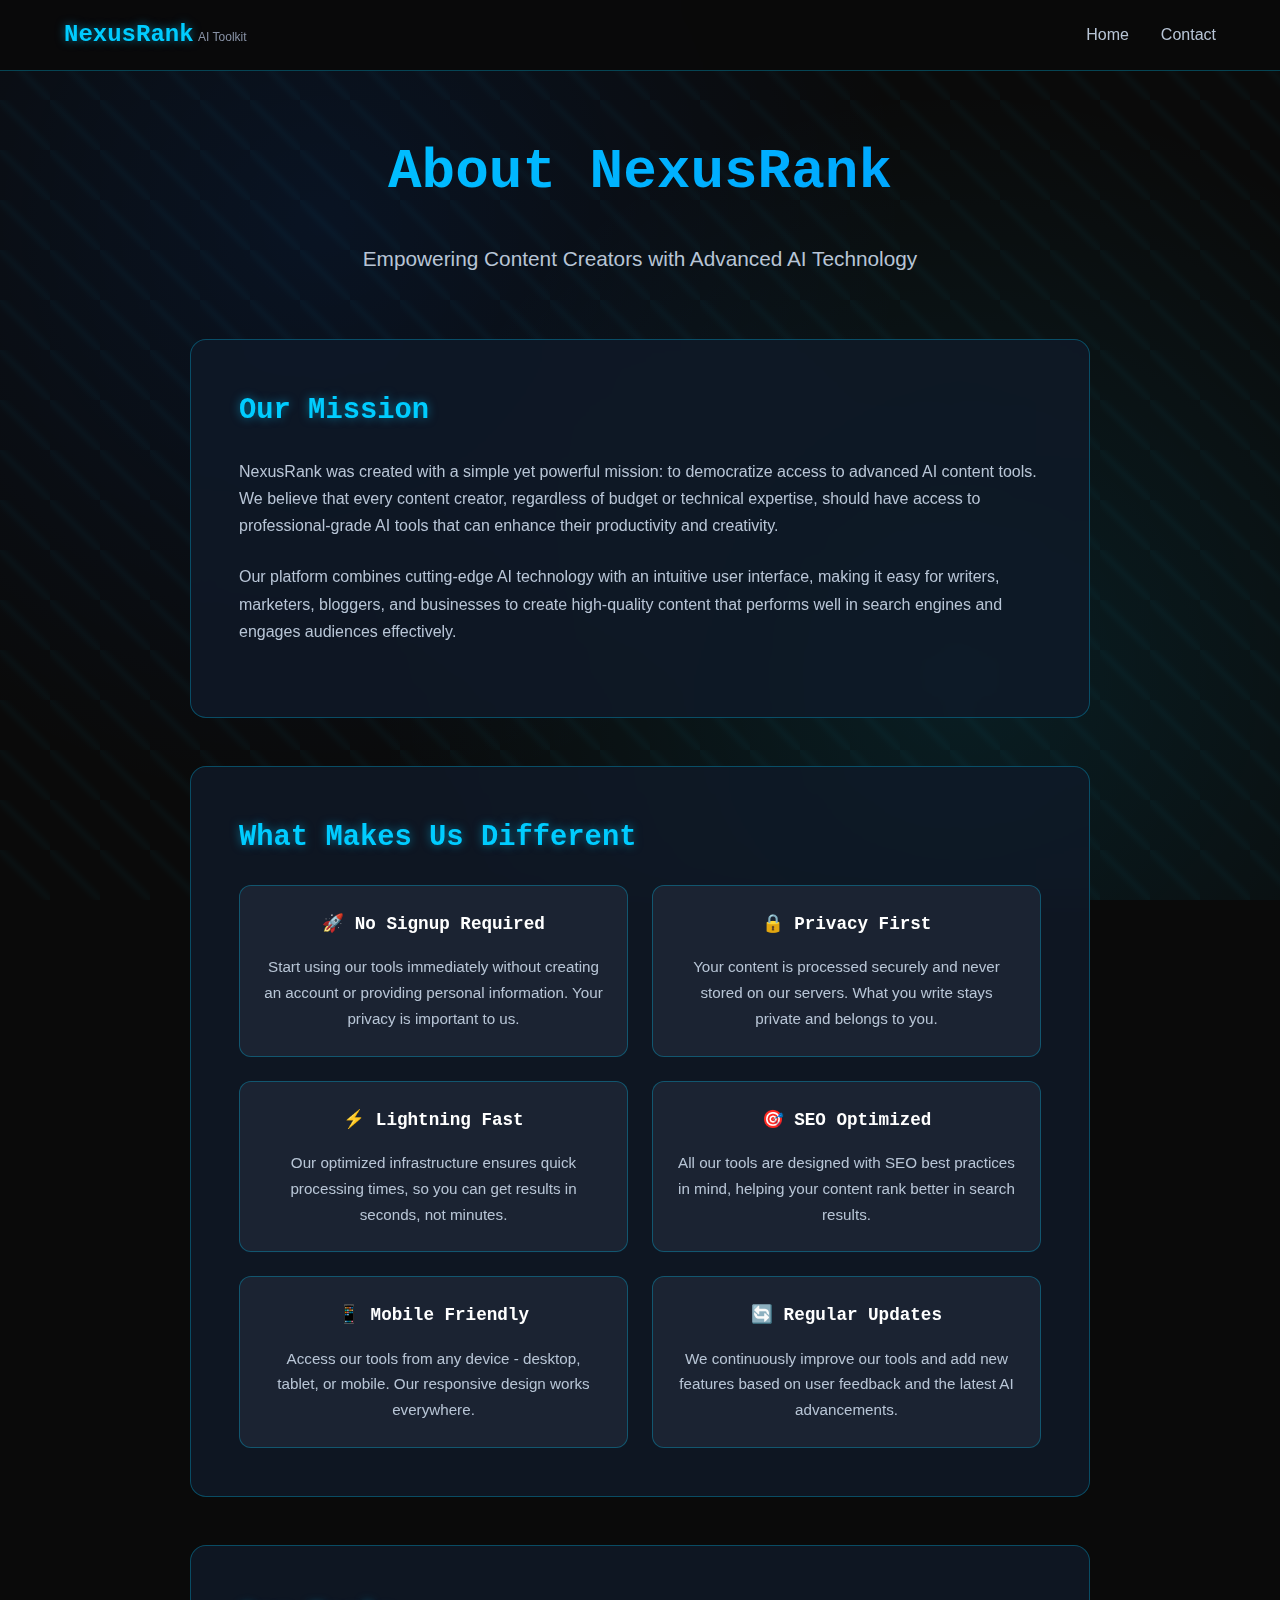
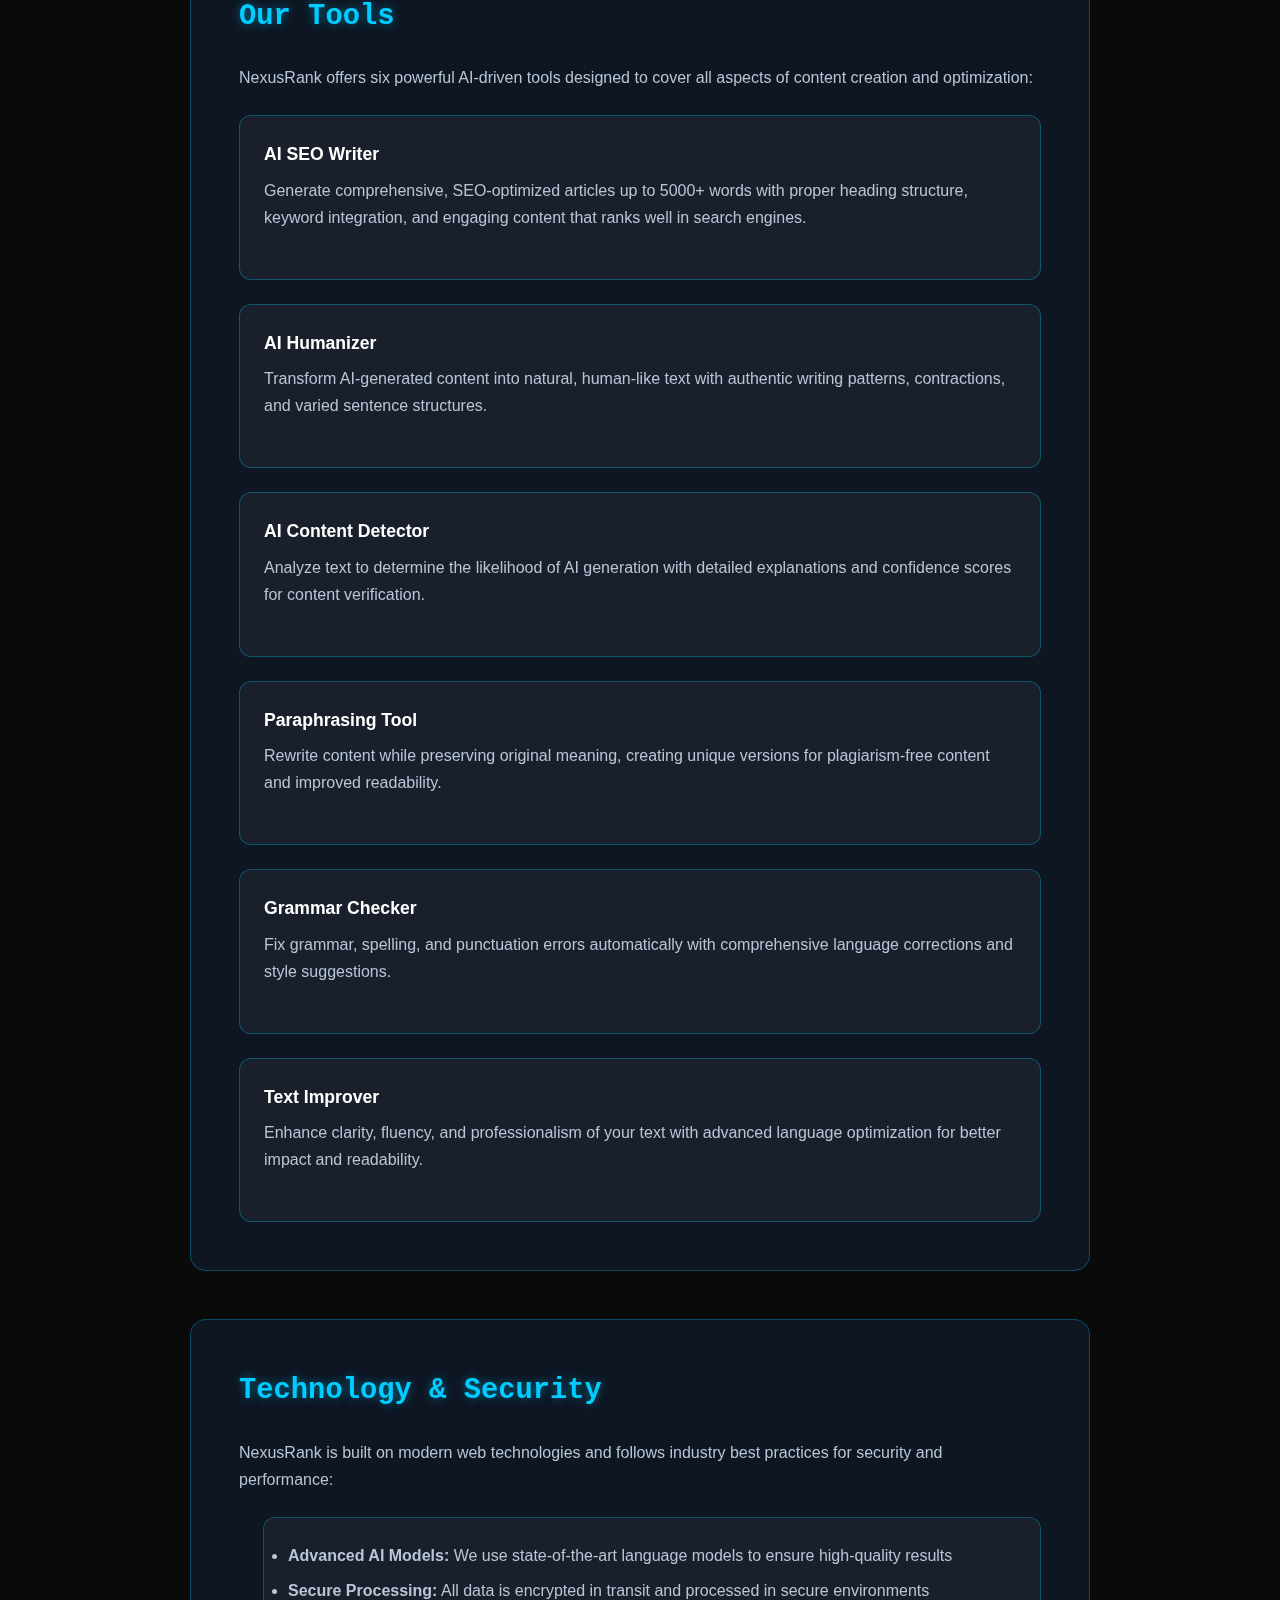
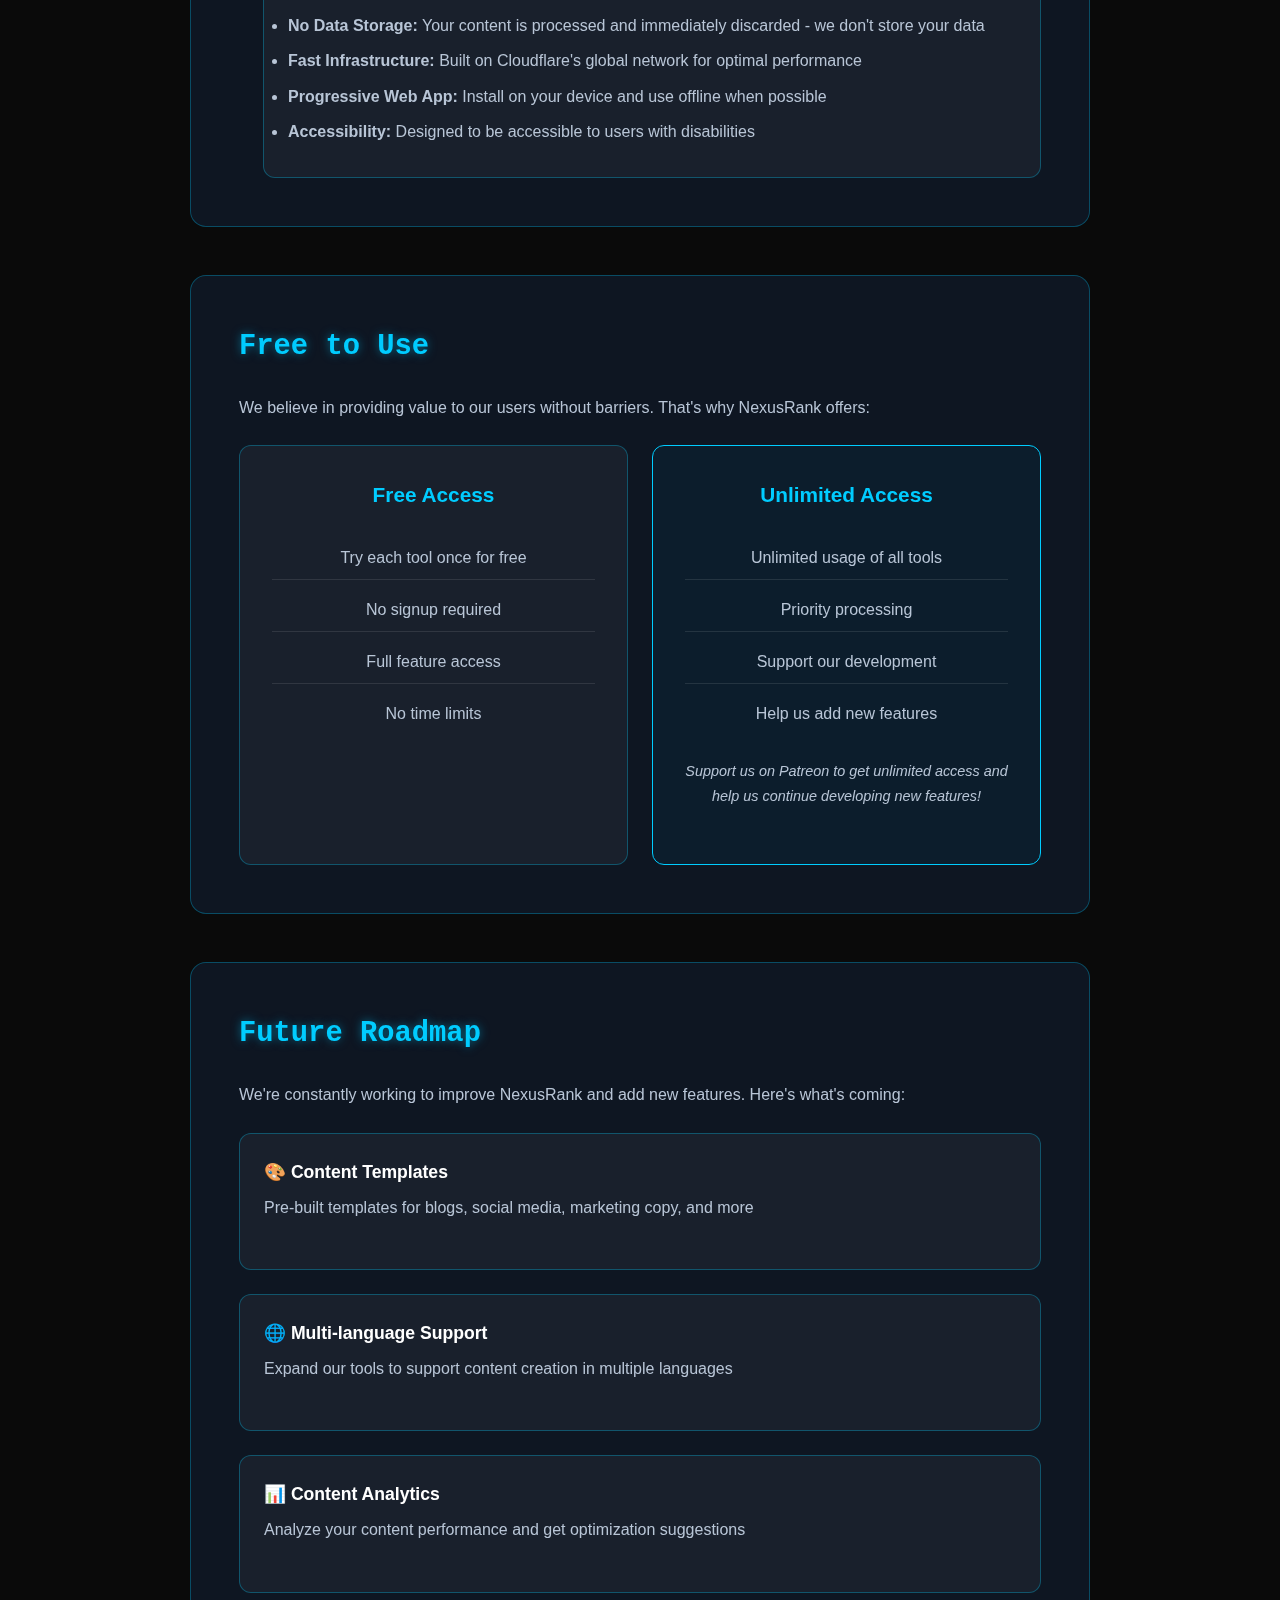
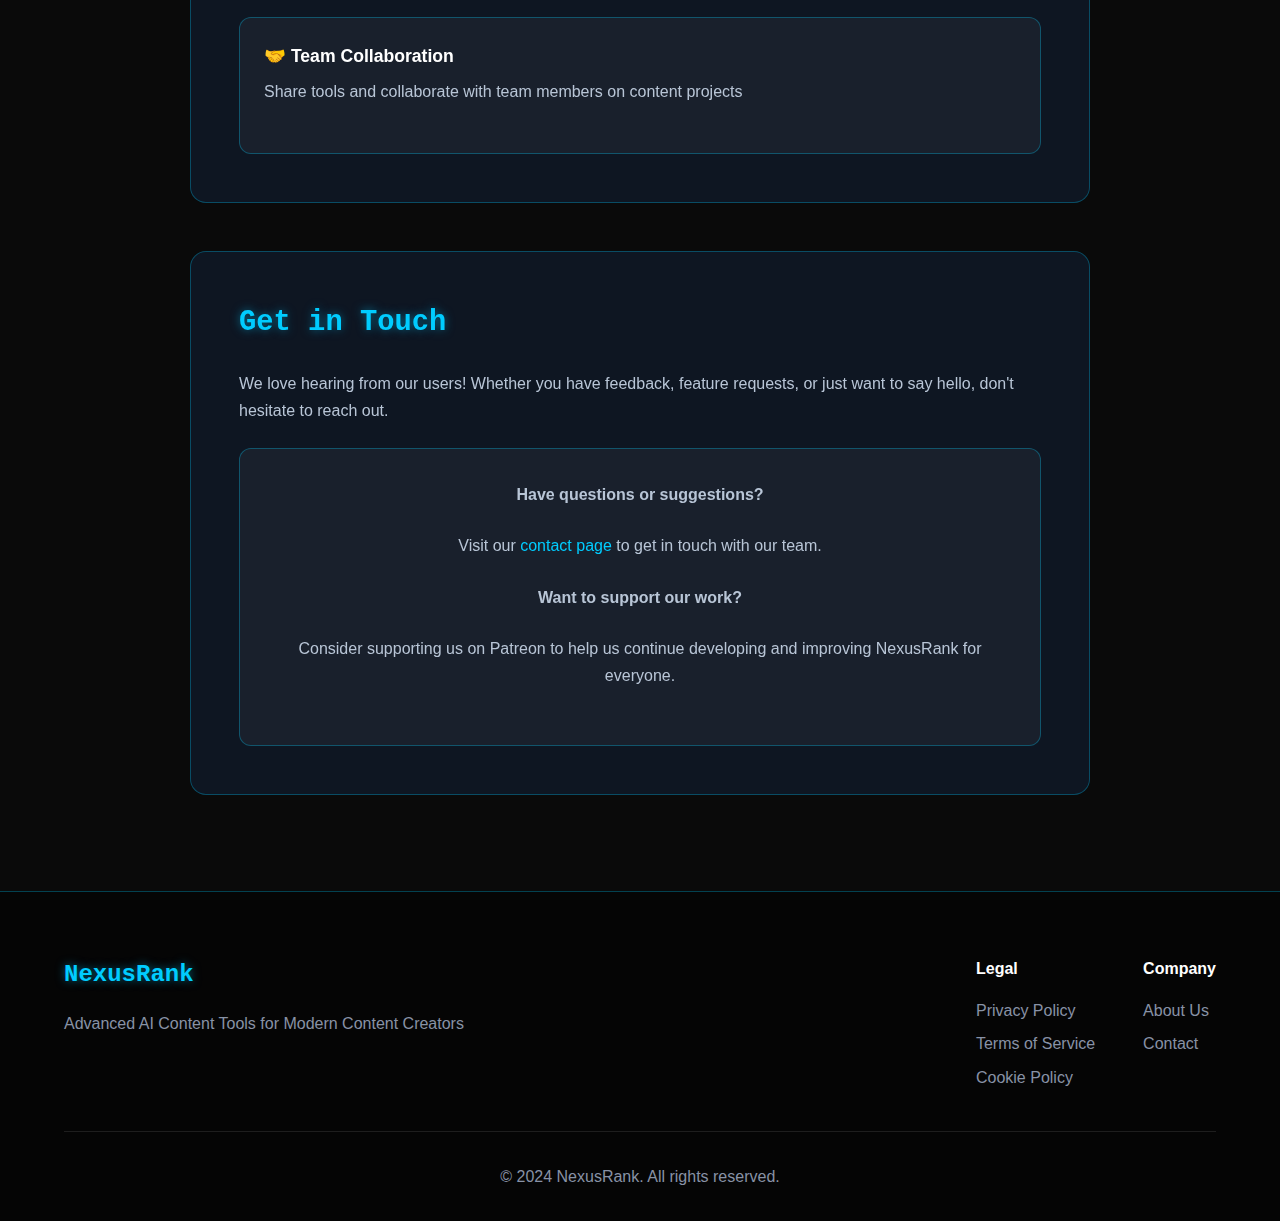
<file: pages/about.html>
<!DOCTYPE html>
<html lang="en">
<head>
    <meta charset="UTF-8">
    <meta name="viewport" content="width=device-width, initial-scale=1.0">
    <title>About NexusRank - Advanced AI Content Tools</title>
    
    <!-- SEO Meta Tags -->
    <meta name="description" content="Learn about NexusRank's mission to provide free, advanced AI content tools for SEO writers, content creators, and digital marketers worldwide.">
    <meta name="keywords" content="About NexusRank, AI Content Tools, SEO Writing Tools, Content Creation Platform">
    <meta name="robots" content="index, follow">
    
    <!-- Open Graph -->
    <meta property="og:title" content="About NexusRank - Advanced AI Content Tools">
    <meta property="og:description" content="Learn about NexusRank's mission to provide free, advanced AI content tools for SEO writers, content creators, and digital marketers worldwide.">
    <meta property="og:type" content="website">
    <meta property="og:url" content="https://nexusrank.pages.dev/pages/about.html">
    
    <!-- Twitter Cards -->
    <meta name="twitter:card" content="summary">
    <meta name="twitter:title" content="About NexusRank - Advanced AI Content Tools">
    <meta name="twitter:description" content="Learn about NexusRank's mission to provide free, advanced AI content tools for SEO writers, content creators, and digital marketers worldwide.">
    
    <!-- PWA -->
    <link rel="manifest" href="/manifest.json">
    <meta name="theme-color" content="#0066ff">
    <link rel="icon" type="image/x-icon" href="/favicon.ico">
    
    <!-- Fonts -->
    <link rel="preconnect" href="https://fonts.googleapis.com">
    <link rel="preconnect" href="https://fonts.gstatic.com" crossorigin>
    <link href="https://fonts.googleapis.com/css2?family=JetBrains+Mono:wght@400;500;700&display=swap" rel="stylesheet">
    
    <!-- Styles -->
    <link rel="stylesheet" href="/css/style.css">
</head>
<body>
    <!-- Navigation -->
    <nav class="navbar">
        <div class="nav-container">
            <div class="nav-logo">
                <a href="/" style="text-decoration: none; color: inherit;">
                    <span class="logo-text">NexusRank</span>
                    <span class="logo-tagline">AI Toolkit</span>
                </a>
            </div>
            <div class="nav-links">
                <a href="/">Home</a>
                <a href="/pages/contact.html" target="_blank" rel="noopener noreferrer">Contact</a>
            </div>
        </div>
    </nav>

    <!-- Main Content -->
    <main class="page-content">
        <div class="container">
            <div class="page-header">
                <h1>About NexusRank</h1>
                <p class="page-subtitle">Empowering Content Creators with Advanced AI Technology</p>
            </div>

            <div class="content-grid">
                <section class="content-section">
                    <h2>Our Mission</h2>
                    <p>NexusRank was created with a simple yet powerful mission: to democratize access to advanced AI content tools. We believe that every content creator, regardless of budget or technical expertise, should have access to professional-grade AI tools that can enhance their productivity and creativity.</p>
                    
                    <p>Our platform combines cutting-edge AI technology with an intuitive user interface, making it easy for writers, marketers, bloggers, and businesses to create high-quality content that performs well in search engines and engages audiences effectively.</p>
                </section>

                <section class="content-section">
                    <h2>What Makes Us Different</h2>
                    
                    <div class="features-list">
                        <div class="feature-item">
                            <h3>🚀 No Signup Required</h3>
                            <p>Start using our tools immediately without creating an account or providing personal information. Your privacy is important to us.</p>
                        </div>
                        
                        <div class="feature-item">
                            <h3>🔒 Privacy First</h3>
                            <p>Your content is processed securely and never stored on our servers. What you write stays private and belongs to you.</p>
                        </div>
                        
                        <div class="feature-item">
                            <h3>⚡ Lightning Fast</h3>
                            <p>Our optimized infrastructure ensures quick processing times, so you can get results in seconds, not minutes.</p>
                        </div>
                        
                        <div class="feature-item">
                            <h3>🎯 SEO Optimized</h3>
                            <p>All our tools are designed with SEO best practices in mind, helping your content rank better in search results.</p>
                        </div>
                        
                        <div class="feature-item">
                            <h3>📱 Mobile Friendly</h3>
                            <p>Access our tools from any device - desktop, tablet, or mobile. Our responsive design works everywhere.</p>
                        </div>
                        
                        <div class="feature-item">
                            <h3>🔄 Regular Updates</h3>
                            <p>We continuously improve our tools and add new features based on user feedback and the latest AI advancements.</p>
                        </div>
                    </div>
                </section>

                <section class="content-section">
                    <h2>Our Tools</h2>
                    <p>NexusRank offers six powerful AI-driven tools designed to cover all aspects of content creation and optimization:</p>
                    
                    <div class="tools-overview">
                        <div class="tool-overview">
                            <h4>AI SEO Writer</h4>
                            <p>Generate comprehensive, SEO-optimized articles up to 5000+ words with proper heading structure, keyword integration, and engaging content that ranks well in search engines.</p>
                        </div>
                        
                        <div class="tool-overview">
                            <h4>AI Humanizer</h4>
                            <p>Transform AI-generated content into natural, human-like text with authentic writing patterns, contractions, and varied sentence structures.</p>
                        </div>
                        
                        <div class="tool-overview">
                            <h4>AI Content Detector</h4>
                            <p>Analyze text to determine the likelihood of AI generation with detailed explanations and confidence scores for content verification.</p>
                        </div>
                        
                        <div class="tool-overview">
                            <h4>Paraphrasing Tool</h4>
                            <p>Rewrite content while preserving original meaning, creating unique versions for plagiarism-free content and improved readability.</p>
                        </div>
                        
                        <div class="tool-overview">
                            <h4>Grammar Checker</h4>
                            <p>Fix grammar, spelling, and punctuation errors automatically with comprehensive language corrections and style suggestions.</p>
                        </div>
                        
                        <div class="tool-overview">
                            <h4>Text Improver</h4>
                            <p>Enhance clarity, fluency, and professionalism of your text with advanced language optimization for better impact and readability.</p>
                        </div>
                    </div>
                </section>

                <section class="content-section">
                    <h2>Technology & Security</h2>
                    <p>NexusRank is built on modern web technologies and follows industry best practices for security and performance:</p>
                    
                    <ul class="tech-list">
                        <li><strong>Advanced AI Models:</strong> We use state-of-the-art language models to ensure high-quality results</li>
                        <li><strong>Secure Processing:</strong> All data is encrypted in transit and processed in secure environments</li>
                        <li><strong>No Data Storage:</strong> Your content is processed and immediately discarded - we don't store your data</li>
                        <li><strong>Fast Infrastructure:</strong> Built on Cloudflare's global network for optimal performance</li>
                        <li><strong>Progressive Web App:</strong> Install on your device and use offline when possible</li>
                        <li><strong>Accessibility:</strong> Designed to be accessible to users with disabilities</li>
                    </ul>
                </section>

                <section class="content-section">
                    <h2>Free to Use</h2>
                    <p>We believe in providing value to our users without barriers. That's why NexusRank offers:</p>
                    
                    <div class="pricing-info">
                        <div class="pricing-tier">
                            <h4>Free Access</h4>
                            <ul>
                                <li>Try each tool once for free</li>
                                <li>No signup required</li>
                                <li>Full feature access</li>
                                <li>No time limits</li>
                            </ul>
                        </div>
                        
                        <div class="pricing-tier featured">
                            <h4>Unlimited Access</h4>
                            <ul>
                                <li>Unlimited usage of all tools</li>
                                <li>Priority processing</li>
                                <li>Support our development</li>
                                <li>Help us add new features</li>
                            </ul>
                            <p class="support-note">Support us on Patreon to get unlimited access and help us continue developing new features!</p>
                        </div>
                    </div>
                </section>

                <section class="content-section">
                    <h2>Future Roadmap</h2>
                    <p>We're constantly working to improve NexusRank and add new features. Here's what's coming:</p>
                    
                    <div class="roadmap">
                        <div class="roadmap-item">
                            <h4>🎨 Content Templates</h4>
                            <p>Pre-built templates for blogs, social media, marketing copy, and more</p>
                        </div>
                        
                        <div class="roadmap-item">
                            <h4>🌐 Multi-language Support</h4>
                            <p>Expand our tools to support content creation in multiple languages</p>
                        </div>
                        
                        <div class="roadmap-item">
                            <h4>📊 Content Analytics</h4>
                            <p>Analyze your content performance and get optimization suggestions</p>
                        </div>
                        
                        <div class="roadmap-item">
                            <h4>🤝 Team Collaboration</h4>
                            <p>Share tools and collaborate with team members on content projects</p>
                        </div>
                    </div>
                </section>

                <section class="content-section">
                    <h2>Get in Touch</h2>
                    <p>We love hearing from our users! Whether you have feedback, feature requests, or just want to say hello, don't hesitate to reach out.</p>
                    
                    <div class="contact-info">
                        <p><strong>Have questions or suggestions?</strong></p>
                        <p>Visit our <a href="/pages/contact.html" target="_blank" rel="noopener noreferrer">contact page</a> to get in touch with our team.</p>
                        
                        <p><strong>Want to support our work?</strong></p>
                        <p>Consider supporting us on Patreon to help us continue developing and improving NexusRank for everyone.</p>
                    </div>
                </section>
            </div>
        </div>
    </main>

    <!-- Footer -->
    <footer class="footer">
        <div class="container">
            <div class="footer-content">
                <div class="footer-brand">
                    <h3>NexusRank</h3>
                    <p>Advanced AI Content Tools for Modern Content Creators</p>
                </div>
                <div class="footer-links">
                    <div class="link-group">
                        <h4>Legal</h4>
                        <ul>
                            <li><a href="/pages/privacy.html" target="_blank" rel="noopener noreferrer">Privacy Policy</a></li>
                            <li><a href="/pages/terms.html" target="_blank" rel="noopener noreferrer">Terms of Service</a></li>
                            <li><a href="/pages/cookie-policy.html" target="_blank" rel="noopener noreferrer">Cookie Policy</a></li>
                        </ul>
                    </div>
                    <div class="link-group">
                        <h4>Company</h4>
                        <ul>
                            <li><a href="/pages/about.html" target="_blank" rel="noopener noreferrer">About Us</a></li>
                            <li><a href="/pages/contact.html" target="_blank" rel="noopener noreferrer">Contact</a></li>
                        </ul>
                    </div>
                </div>
            </div>
            <div class="footer-bottom">
                <p>&copy; 2024 NexusRank. All rights reserved.</p>
            </div>
        </div>
    </footer>

    <style>
        /* Page-specific styles */
        .page-content {
            padding: calc(80px + var(--spacing-xl)) 0 var(--spacing-xl);
            min-height: 100vh;
        }

        .page-header {
            text-align: center;
            margin-bottom: var(--spacing-2xl);
        }

        .page-header h1 {
            font-family: var(--font-mono);
            font-size: clamp(2.5rem, 5vw, 3.5rem);
            font-weight: 700;
            background: linear-gradient(135deg, var(--neon-blue), var(--electric-blue));
            -webkit-background-clip: text;
            background-clip: text;
            -webkit-text-fill-color: transparent;
            margin-bottom: var(--spacing-md);
        }

        .page-subtitle {
            font-size: 1.3rem;
            color: var(--text-secondary);
            max-width: 600px;
            margin: 0 auto;
        }

        .content-grid {
            max-width: 900px;
            margin: 0 auto;
        }

        .content-section {
            background: var(--card-bg);
            border: 1px solid var(--border-color);
            border-radius: var(--radius-lg);
            padding: var(--spacing-xl);
            margin-bottom: var(--spacing-xl);
            backdrop-filter: blur(20px);
        }

        .content-section h2 {
            font-family: var(--font-mono);
            color: var(--neon-blue);
            font-size: 1.8rem;
            margin-bottom: var(--spacing-md);
            text-shadow: var(--shadow-text);
        }

        .content-section h3 {
            color: var(--text-primary);
            font-size: 1.3rem;
            margin-bottom: var(--spacing-sm);
        }

        .content-section h4 {
            color: var(--text-primary);
            font-size: 1.1rem;
            margin-bottom: var(--spacing-xs);
            font-weight: 600;
        }

        .content-section p {
            color: var(--text-secondary);
            line-height: 1.7;
            margin-bottom: var(--spacing-md);
        }

        .content-section ul {
            color: var(--text-secondary);
            line-height: 1.7;
            margin-left: var(--spacing-md);
        }

        .content-section li {
            margin-bottom: var(--spacing-xs);
        }

        .features-list {
            display: grid;
            grid-template-columns: repeat(auto-fit, minmax(300px, 1fr));
            gap: var(--spacing-md);
            margin-top: var(--spacing-md);
        }

        .feature-item {
            background: var(--glass-bg);
            border: 1px solid var(--border-color);
            border-radius: var(--radius-md);
            padding: var(--spacing-md);
        }

        .feature-item h3 {
            font-size: 1.1rem;
            margin-bottom: var(--spacing-sm);
        }

        .feature-item p {
            margin-bottom: 0;
            font-size: 0.95rem;
        }

        .tools-overview {
            display: grid;
            gap: var(--spacing-md);
            margin-top: var(--spacing-md);
        }

        .tool-overview {
            background: var(--glass-bg);
            border: 1px solid var(--border-color);
            border-radius: var(--radius-md);
            padding: var(--spacing-md);
        }

        .tech-list {
            background: var(--glass-bg);
            border: 1px solid var(--border-color);
            border-radius: var(--radius-md);
            padding: var(--spacing-md);
            margin-top: var(--spacing-md);
        }

        .pricing-info {
            display: grid;
            grid-template-columns: repeat(auto-fit, minmax(300px, 1fr));
            gap: var(--spacing-md);
            margin-top: var(--spacing-md);
        }

        .pricing-tier {
            background: var(--glass-bg);
            border: 1px solid var(--border-color);
            border-radius: var(--radius-md);
            padding: var(--spacing-lg);
            text-align: center;
        }

        .pricing-tier.featured {
            border-color: var(--neon-blue);
            background: rgba(0, 204, 255, 0.05);
        }

        .pricing-tier h4 {
            font-size: 1.3rem;
            margin-bottom: var(--spacing-md);
            color: var(--neon-blue);
        }

        .pricing-tier ul {
            list-style: none;
            margin: 0;
            padding: 0;
        }

        .pricing-tier li {
            padding: var(--spacing-xs) 0;
            border-bottom: 1px solid rgba(255, 255, 255, 0.1);
        }

        .pricing-tier li:last-child {
            border-bottom: none;
        }

        .support-note {
            font-size: 0.9rem;
            color: var(--text-muted);
            font-style: italic;
            margin-top: var(--spacing-md);
        }

        .roadmap {
            display: grid;
            gap: var(--spacing-md);
            margin-top: var(--spacing-md);
        }

        .roadmap-item {
            background: var(--glass-bg);
            border: 1px solid var(--border-color);
            border-radius: var(--radius-md);
            padding: var(--spacing-md);
        }

        .contact-info {
            background: var(--glass-bg);
            border: 1px solid var(--border-color);
            border-radius: var(--radius-md);
            padding: var(--spacing-lg);
            text-align: center;
            margin-top: var(--spacing-md);
        }

        .contact-info a {
            color: var(--neon-blue);
            text-decoration: none;
        }

        .contact-info a:hover {
            text-decoration: underline;
        }

        @media (max-width: 768px) {
            .features-list {
                grid-template-columns: 1fr;
            }
            
            .pricing-info {
                grid-template-columns: 1fr;
            }
            
            .content-section {
                padding: var(--spacing-md);
            }
        }
    </style>
</body>
</html>
</file>
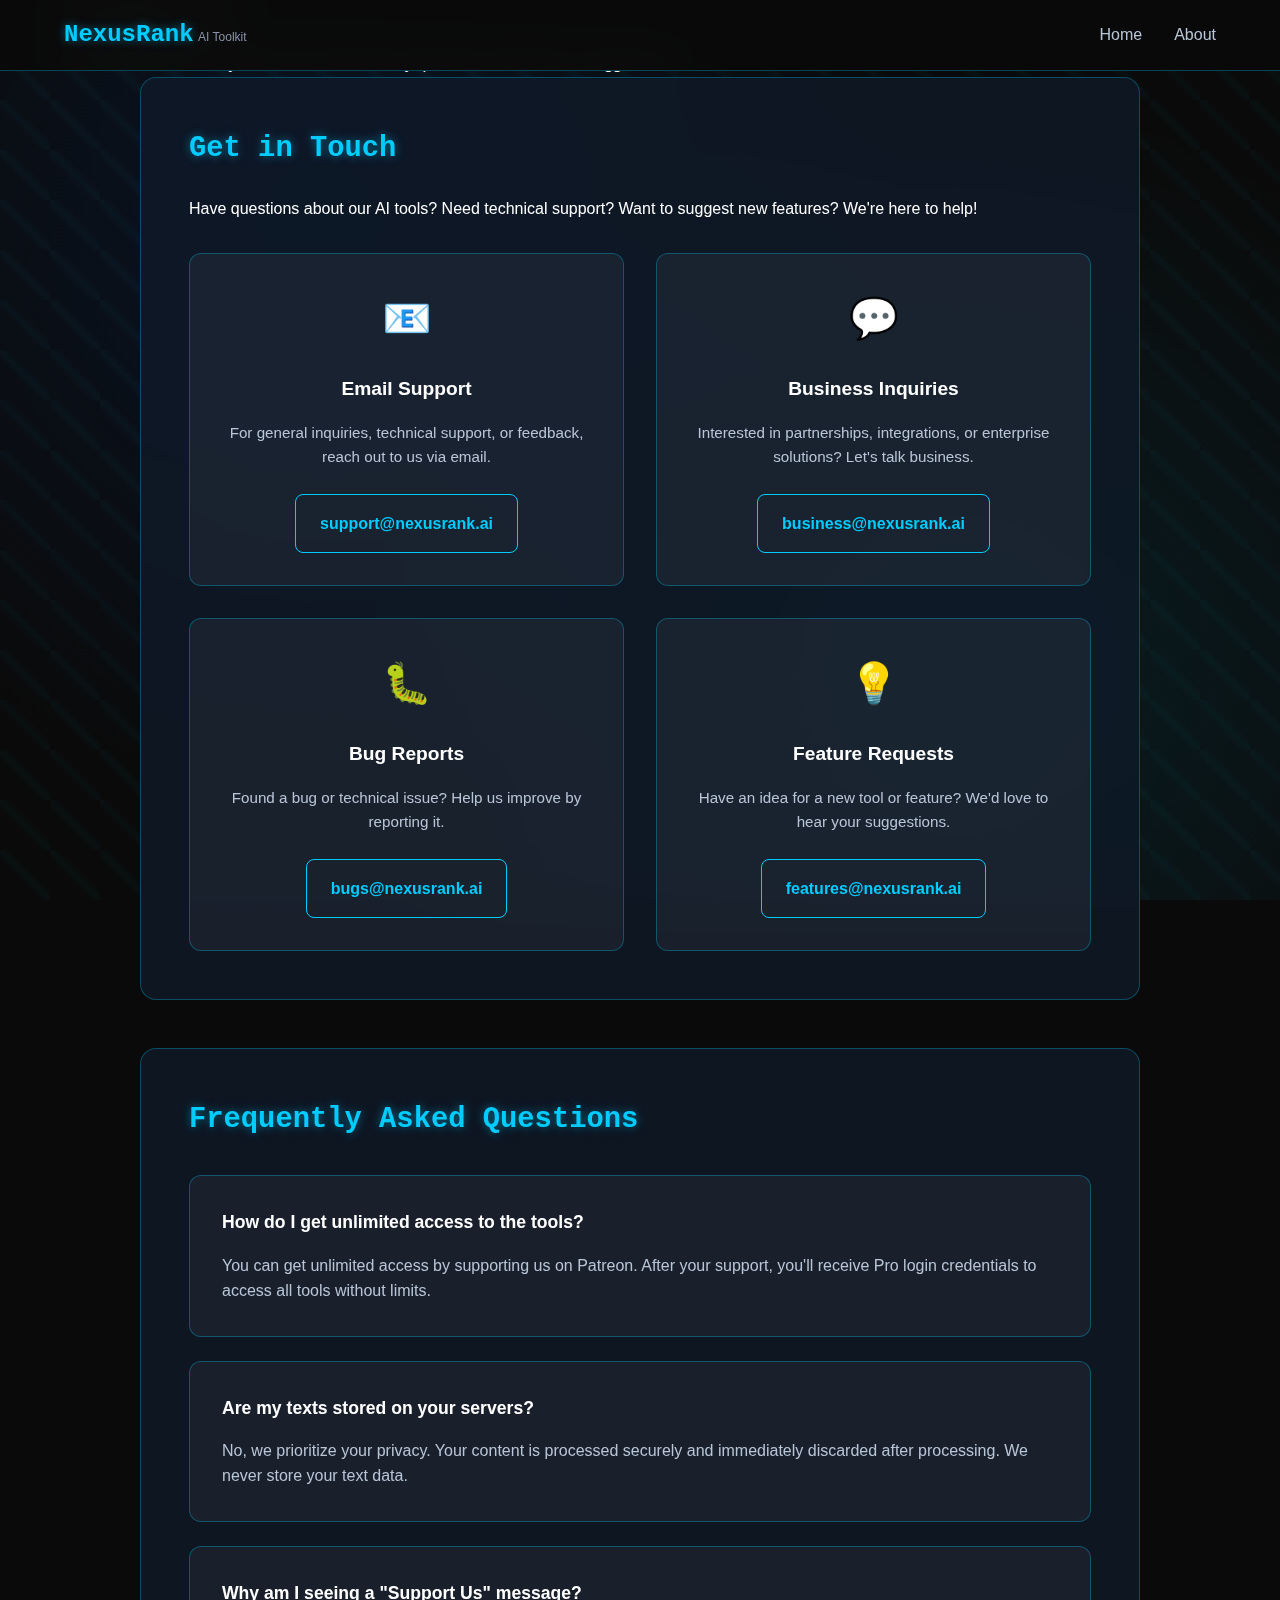
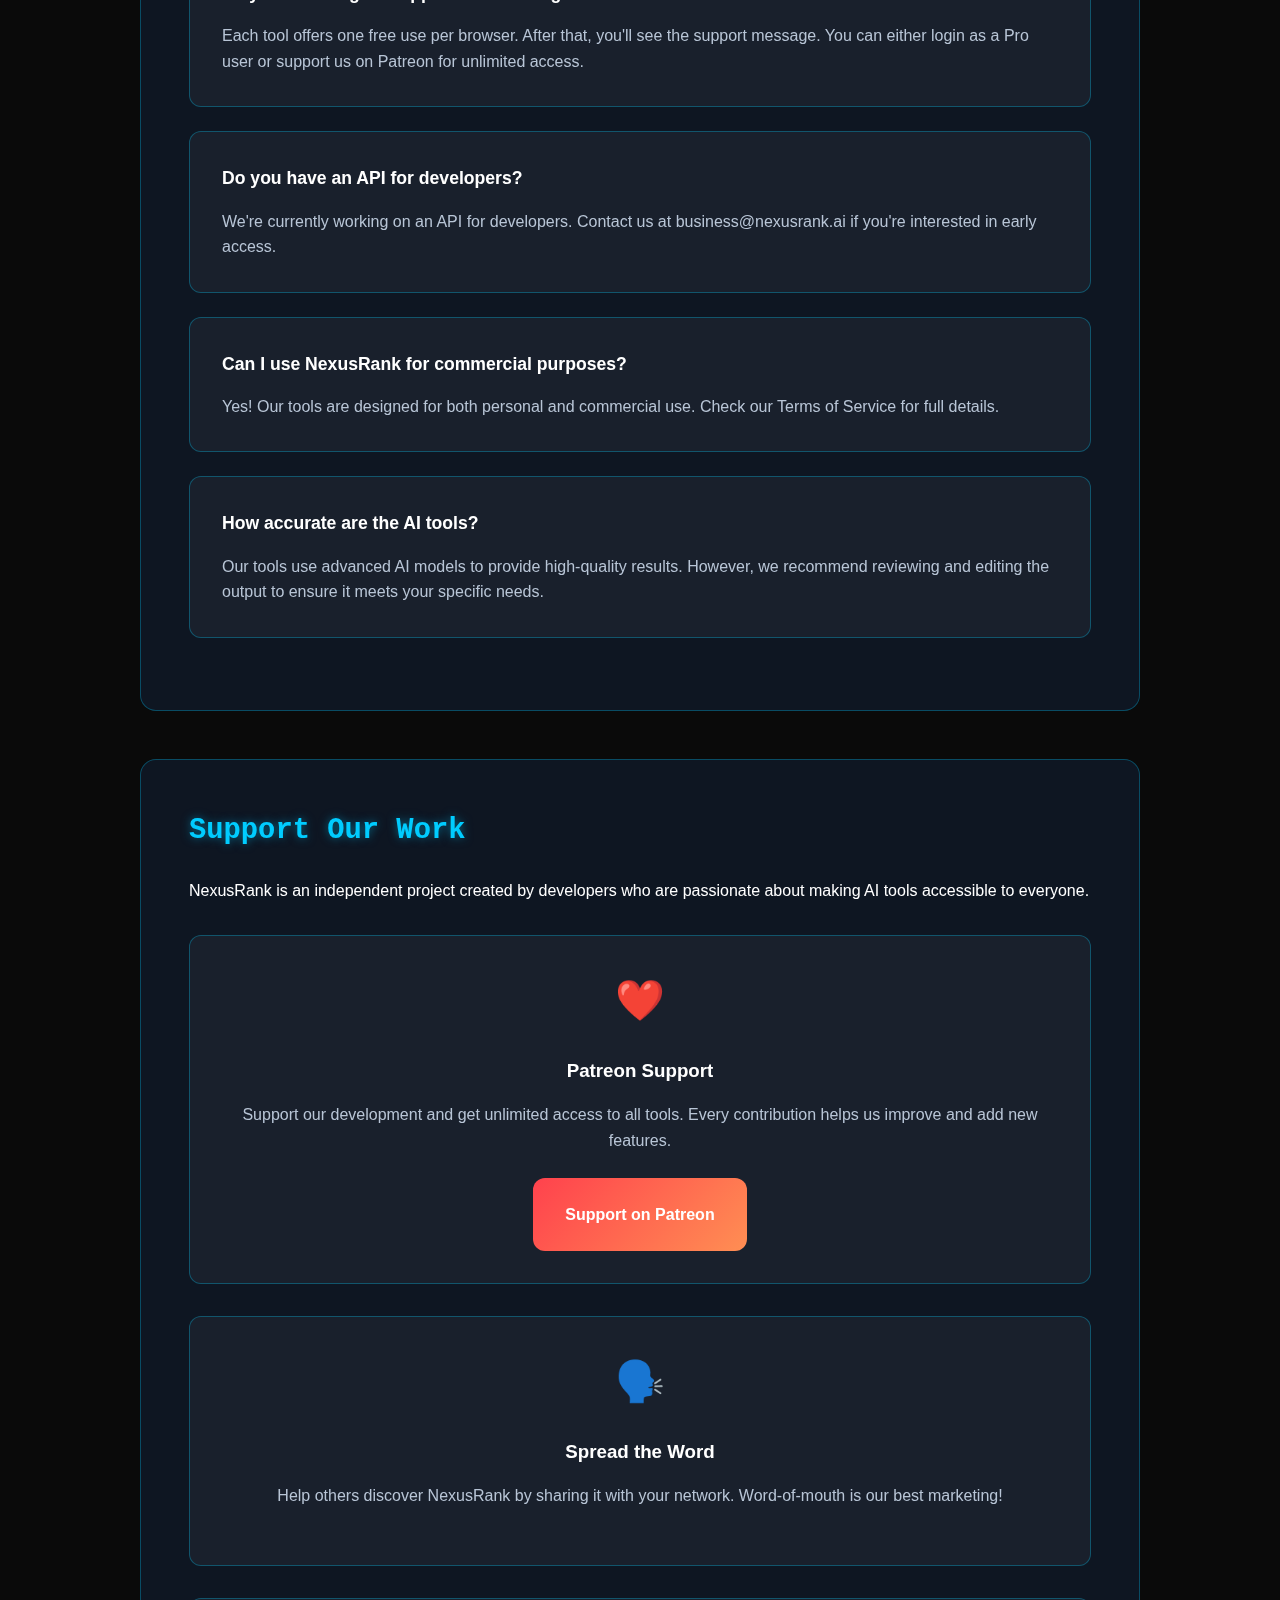
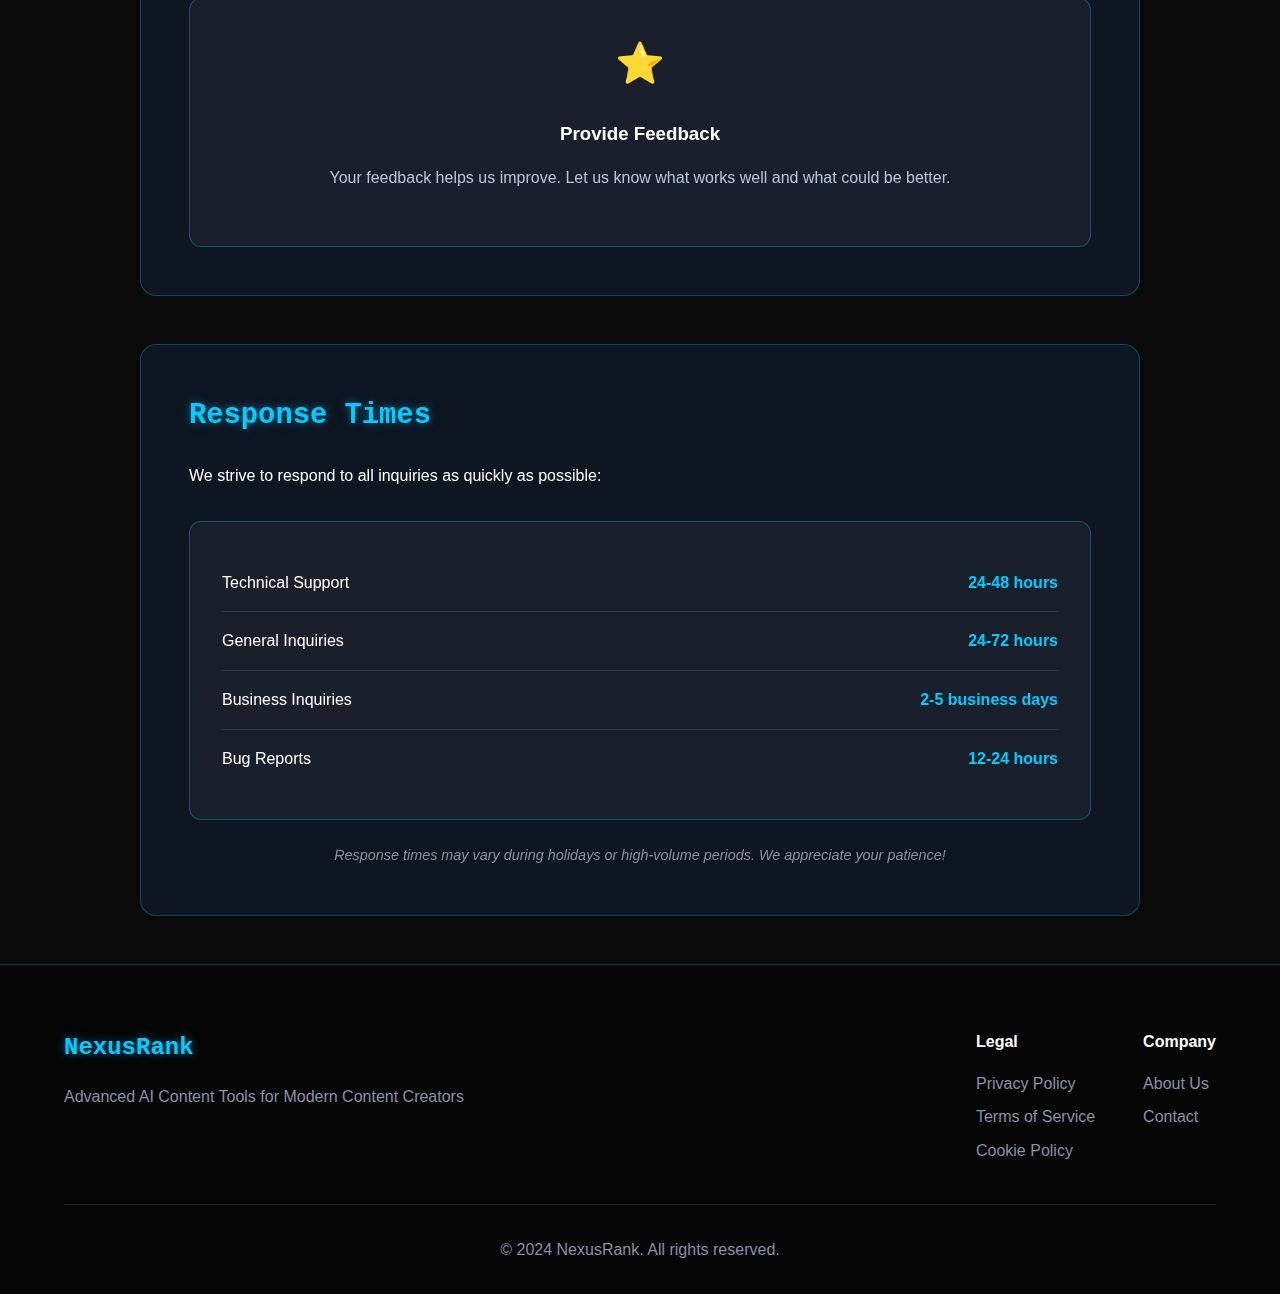
<file: pages/contact.html>
<!DOCTYPE html>
<html lang="en">
<head>
    <meta charset="UTF-8">
    <meta name="viewport" content="width=device-width, initial-scale=1.0">
    <title>Contact NexusRank - Get in Touch with Our Team</title>
    
    <!-- SEO Meta Tags -->
    <meta name="description" content="Contact NexusRank for support, feedback, or questions about our AI content tools. Get in touch with our team for assistance with SEO writing and content creation.">
    <meta name="keywords" content="Contact NexusRank, AI Tools Support, Content Creation Help, SEO Writing Support">
    <meta name="robots" content="index, follow">
    
    <!-- Open Graph -->
    <meta property="og:title" content="Contact NexusRank - Get in Touch with Our Team">
    <meta property="og:description" content="Contact NexusRank for support, feedback, or questions about our AI content tools. Get in touch with our team for assistance.">
    <meta property="og:type" content="website">
    <meta property="og:url" content="https://nexusrank.pages.dev/pages/contact.html">
    
    <!-- Twitter Cards -->
    <meta name="twitter:card" content="summary">
    <meta name="twitter:title" content="Contact NexusRank - Get in Touch with Our Team">
    <meta name="twitter:description" content="Contact NexusRank for support, feedback, or questions about our AI content tools.">
    
    <!-- PWA -->
    <link rel="manifest" href="/manifest.json">
    <meta name="theme-color" content="#0066ff">
    <link rel="icon" type="image/x-icon" href="/favicon.ico">
    
    <!-- Fonts -->
    <link rel="preconnect" href="https://fonts.googleapis.com">
    <link rel="preconnect" href="https://fonts.gstatic.com" crossorigin>
    <link href="https://fonts.googleapis.com/css2?family=JetBrains+Mono:wght@400;500;700&display=swap" rel="stylesheet">
    
    <!-- Styles -->
    <link rel="stylesheet" href="/css/style.css">
</head>
<body>
    <!-- Navigation -->
    <nav class="navbar">
        <div class="nav-container">
            <div class="nav-logo">
                <a href="/" style="text-decoration: none; color: inherit;">
                    <span class="logo-text">NexusRank</span>
                    <span class="logo-tagline">AI Toolkit</span>
                </a>
            </div>
            <div class="nav-links">
                <a href="/">Home</a>
                <a href="/pages/about.html" target="_blank" rel="noopener noreferrer">About</a>
            </div>
        </div>
    </nav>

    <!-- Main Content -->
    <main class="page-content">
        <div class="container">
            <div class="page-header">
                <h1>Contact Us</h1>
                <p class="page-subtitle">We'd love to hear from you! Get in touch with any questions, feedback, or suggestions.</p>
            </div>

            <div class="contact-grid">
                <section class="contact-section">
                    <h2>Get in Touch</h2>
                    <p>Have questions about our AI tools? Need technical support? Want to suggest new features? We're here to help!</p>
                    
                    <div class="contact-methods">
                        <div class="contact-method">
                            <div class="contact-icon">📧</div>
                            <h3>Email Support</h3>
                            <p>For general inquiries, technical support, or feedback, reach out to us via email.</p>
                            <a href="mailto:support@nexusrank.ai" class="contact-link">support@nexusrank.ai</a>
                        </div>
                        
                        <div class="contact-method">
                            <div class="contact-icon">💬</div>
                            <h3>Business Inquiries</h3>
                            <p>Interested in partnerships, integrations, or enterprise solutions? Let's talk business.</p>
                            <a href="mailto:business@nexusrank.ai" class="contact-link">business@nexusrank.ai</a>
                        </div>
                        
                        <div class="contact-method">
                            <div class="contact-icon">🐛</div>
                            <h3>Bug Reports</h3>
                            <p>Found a bug or technical issue? Help us improve by reporting it.</p>
                            <a href="mailto:bugs@nexusrank.ai" class="contact-link">bugs@nexusrank.ai</a>
                        </div>
                        
                        <div class="contact-method">
                            <div class="contact-icon">💡</div>
                            <h3>Feature Requests</h3>
                            <p>Have an idea for a new tool or feature? We'd love to hear your suggestions.</p>
                            <a href="mailto:features@nexusrank.ai" class="contact-link">features@nexusrank.ai</a>
                        </div>
                    </div>
                </section>

                <section class="contact-section">
                    <h2>Frequently Asked Questions</h2>
                    
                    <div class="faq-list">
                        <div class="faq-item">
                            <h3>How do I get unlimited access to the tools?</h3>
                            <p>You can get unlimited access by supporting us on Patreon. After your support, you'll receive Pro login credentials to access all tools without limits.</p>
                        </div>
                        
                        <div class="faq-item">
                            <h3>Are my texts stored on your servers?</h3>
                            <p>No, we prioritize your privacy. Your content is processed securely and immediately discarded after processing. We never store your text data.</p>
                        </div>
                        
                        <div class="faq-item">
                            <h3>Why am I seeing a "Support Us" message?</h3>
                            <p>Each tool offers one free use per browser. After that, you'll see the support message. You can either login as a Pro user or support us on Patreon for unlimited access.</p>
                        </div>
                        
                        <div class="faq-item">
                            <h3>Do you have an API for developers?</h3>
                            <p>We're currently working on an API for developers. Contact us at business@nexusrank.ai if you're interested in early access.</p>
                        </div>
                        
                        <div class="faq-item">
                            <h3>Can I use NexusRank for commercial purposes?</h3>
                            <p>Yes! Our tools are designed for both personal and commercial use. Check our Terms of Service for full details.</p>
                        </div>
                        
                        <div class="faq-item">
                            <h3>How accurate are the AI tools?</h3>
                            <p>Our tools use advanced AI models to provide high-quality results. However, we recommend reviewing and editing the output to ensure it meets your specific needs.</p>
                        </div>
                    </div>
                </section>

                <section class="contact-section">
                    <h2>Support Our Work</h2>
                    <p>NexusRank is an independent project created by developers who are passionate about making AI tools accessible to everyone.</p>
                    
                    <div class="support-info">
                        <div class="support-method">
                            <div class="support-icon">❤️</div>
                            <h3>Patreon Support</h3>
                            <p>Support our development and get unlimited access to all tools. Every contribution helps us improve and add new features.</p>
                            <a href="https://www.patreon.com/posts/seo-tools-137228615?utm_medium=clipboard_copy&utm_source=copyLink&utm_campaign=postshare_creator&utm_content=join_link" 
                               target="_blank" rel="noopener noreferrer" class="support-button">
                                Support on Patreon
                            </a>
                        </div>
                        
                        <div class="support-method">
                            <div class="support-icon">🗣️</div>
                            <h3>Spread the Word</h3>
                            <p>Help others discover NexusRank by sharing it with your network. Word-of-mouth is our best marketing!</p>
                        </div>
                        
                        <div class="support-method">
                            <div class="support-icon">⭐</div>
                            <h3>Provide Feedback</h3>
                            <p>Your feedback helps us improve. Let us know what works well and what could be better.</p>
                        </div>
                    </div>
                </section>

                <section class="contact-section">
                    <h2>Response Times</h2>
                    <p>We strive to respond to all inquiries as quickly as possible:</p>
                    
                    <div class="response-times">
                        <div class="response-item">
                            <span class="response-type">Technical Support</span>
                            <span class="response-time">24-48 hours</span>
                        </div>
                        <div class="response-item">
                            <span class="response-type">General Inquiries</span>
                            <span class="response-time">24-72 hours</span>
                        </div>
                        <div class="response-item">
                            <span class="response-type">Business Inquiries</span>
                            <span class="response-time">2-5 business days</span>
                        </div>
                        <div class="response-item">
                            <span class="response-type">Bug Reports</span>
                            <span class="response-time">12-24 hours</span>
                        </div>
                    </div>
                    
                    <p class="response-note">Response times may vary during holidays or high-volume periods. We appreciate your patience!</p>
                </section>
            </div>
        </div>
    </main>

    <!-- Footer -->
    <footer class="footer">
        <div class="container">
            <div class="footer-content">
                <div class="footer-brand">
                    <h3>NexusRank</h3>
                    <p>Advanced AI Content Tools for Modern Content Creators</p>
                </div>
                <div class="footer-links">
                    <div class="link-group">
                        <h4>Legal</h4>
                        <ul>
                            <li><a href="/pages/privacy.html" target="_blank" rel="noopener noreferrer">Privacy Policy</a></li>
                            <li><a href="/pages/terms.html" target="_blank" rel="noopener noreferrer">Terms of Service</a></li>
                            <li><a href="/pages/cookie-policy.html" target="_blank" rel="noopener noreferrer">Cookie Policy</a></li>
                        </ul>
                    </div>
                    <div class="link-group">
                        <h4>Company</h4>
                        <ul>
                            <li><a href="/pages/about.html" target="_blank" rel="noopener noreferrer">About Us</a></li>
                            <li><a href="/pages/contact.html" target="_blank" rel="noopener noreferrer">Contact</a></li>
                        </ul>
                    </div>
                </div>
            </div>
            <div class="footer-bottom">
                <p>&copy; 2024 NexusRank. All rights reserved.</p>
            </div>
        </div>
    </footer>

    <style>
        /* Contact page specific styles */
        .contact-grid {
            max-width: 1000px;
            margin: 0 auto;
        }

        .contact-section {
            background: var(--card-bg);
            border: 1px solid var(--border-color);
            border-radius: var(--radius-lg);
            padding: var(--spacing-xl);
            margin-bottom: var(--spacing-xl);
            backdrop-filter: blur(20px);
        }

        .contact-section h2 {
            font-family: var(--font-mono);
            color: var(--neon-blue);
            font-size: 1.8rem;
            margin-bottom: var(--spacing-md);
            text-shadow: var(--shadow-text);
        }

        .contact-methods {
            display: grid;
            grid-template-columns: repeat(auto-fit, minmax(280px, 1fr));
            gap: var(--spacing-lg);
            margin-top: var(--spacing-lg);
        }

        .contact-method {
            background: var(--glass-bg);
            border: 1px solid var(--border-color);
            border-radius: var(--radius-md);
            padding: var(--spacing-lg);
            text-align: center;
            transition: all 0.3s ease;
        }

        .contact-method:hover {
            transform: translateY(-5px);
            border-color: var(--neon-blue);
            box-shadow: var(--shadow-glow);
        }

        .contact-icon {
            font-size: 2.5rem;
            margin-bottom: var(--spacing-md);
        }

        .contact-method h3 {
            font-size: 1.2rem;
            color: var(--text-primary);
            margin-bottom: var(--spacing-sm);
        }

        .contact-method p {
            color: var(--text-secondary);
            margin-bottom: var(--spacing-md);
            font-size: 0.95rem;
        }

        .contact-link {
            display: inline-block;
            color: var(--neon-blue);
            text-decoration: none;
            font-weight: 600;
            padding: var(--spacing-sm) var(--spacing-md);
            border: 1px solid var(--neon-blue);
            border-radius: var(--radius-sm);
            transition: all 0.3s ease;
        }

        .contact-link:hover {
            background: var(--neon-blue);
            color: white;
            transform: translateY(-2px);
        }

        .faq-list {
            margin-top: var(--spacing-lg);
        }

        .faq-item {
            background: var(--glass-bg);
            border: 1px solid var(--border-color);
            border-radius: var(--radius-md);
            padding: var(--spacing-lg);
            margin-bottom: var(--spacing-md);
        }

        .faq-item h3 {
            color: var(--text-primary);
            font-size: 1.1rem;
            margin-bottom: var(--spacing-sm);
        }

        .faq-item p {
            color: var(--text-secondary);
            margin-bottom: 0;
            line-height: 1.6;
        }

        .support-info {
            display: grid;
            gap: var(--spacing-lg);
            margin-top: var(--spacing-lg);
        }

        .support-method {
            background: var(--glass-bg);
            border: 1px solid var(--border-color);
            border-radius: var(--radius-md);
            padding: var(--spacing-lg);
            text-align: center;
        }

        .support-icon {
            font-size: 2.5rem;
            margin-bottom: var(--spacing-md);
        }

        .support-method h3 {
            color: var(--text-primary);
            margin-bottom: var(--spacing-sm);
        }

        .support-method p {
            color: var(--text-secondary);
            margin-bottom: var(--spacing-md);
        }

        .support-button {
            display: inline-block;
            background: linear-gradient(135deg, #FF424D, #FF8E53);
            color: white;
            text-decoration: none;
            padding: var(--spacing-md) var(--spacing-lg);
            border-radius: var(--radius-md);
            font-weight: 600;
            transition: all 0.3s ease;
        }

        .support-button:hover {
            transform: translateY(-2px);
            box-shadow: 0 5px 15px rgba(255, 66, 77, 0.4);
            filter: brightness(1.1);
        }

        .response-times {
            background: var(--glass-bg);
            border: 1px solid var(--border-color);
            border-radius: var(--radius-md);
            padding: var(--spacing-lg);
            margin-top: var(--spacing-lg);
        }

        .response-item {
            display: flex;
            justify-content: space-between;
            align-items: center;
            padding: var(--spacing-sm) 0;
            border-bottom: 1px solid rgba(255, 255, 255, 0.1);
        }

        .response-item:last-child {
            border-bottom: none;
        }

        .response-type {
            color: var(--text-primary);
            font-weight: 500;
        }

        .response-time {
            color: var(--neon-blue);
            font-weight: 600;
        }

        .response-note {
            color: var(--text-muted);
            font-size: 0.9rem;
            text-align: center;
            margin-top: var(--spacing-md);
            font-style: italic;
        }

        @media (max-width: 768px) {
            .contact-methods {
                grid-template-columns: 1fr;
            }
            
            .contact-section {
                padding: var(--spacing-md);
            }
            
            .response-item {
                flex-direction: column;
                text-align: center;
                gap: var(--spacing-xs);
            }
        }
    </style>
</body>
</html>
</file>
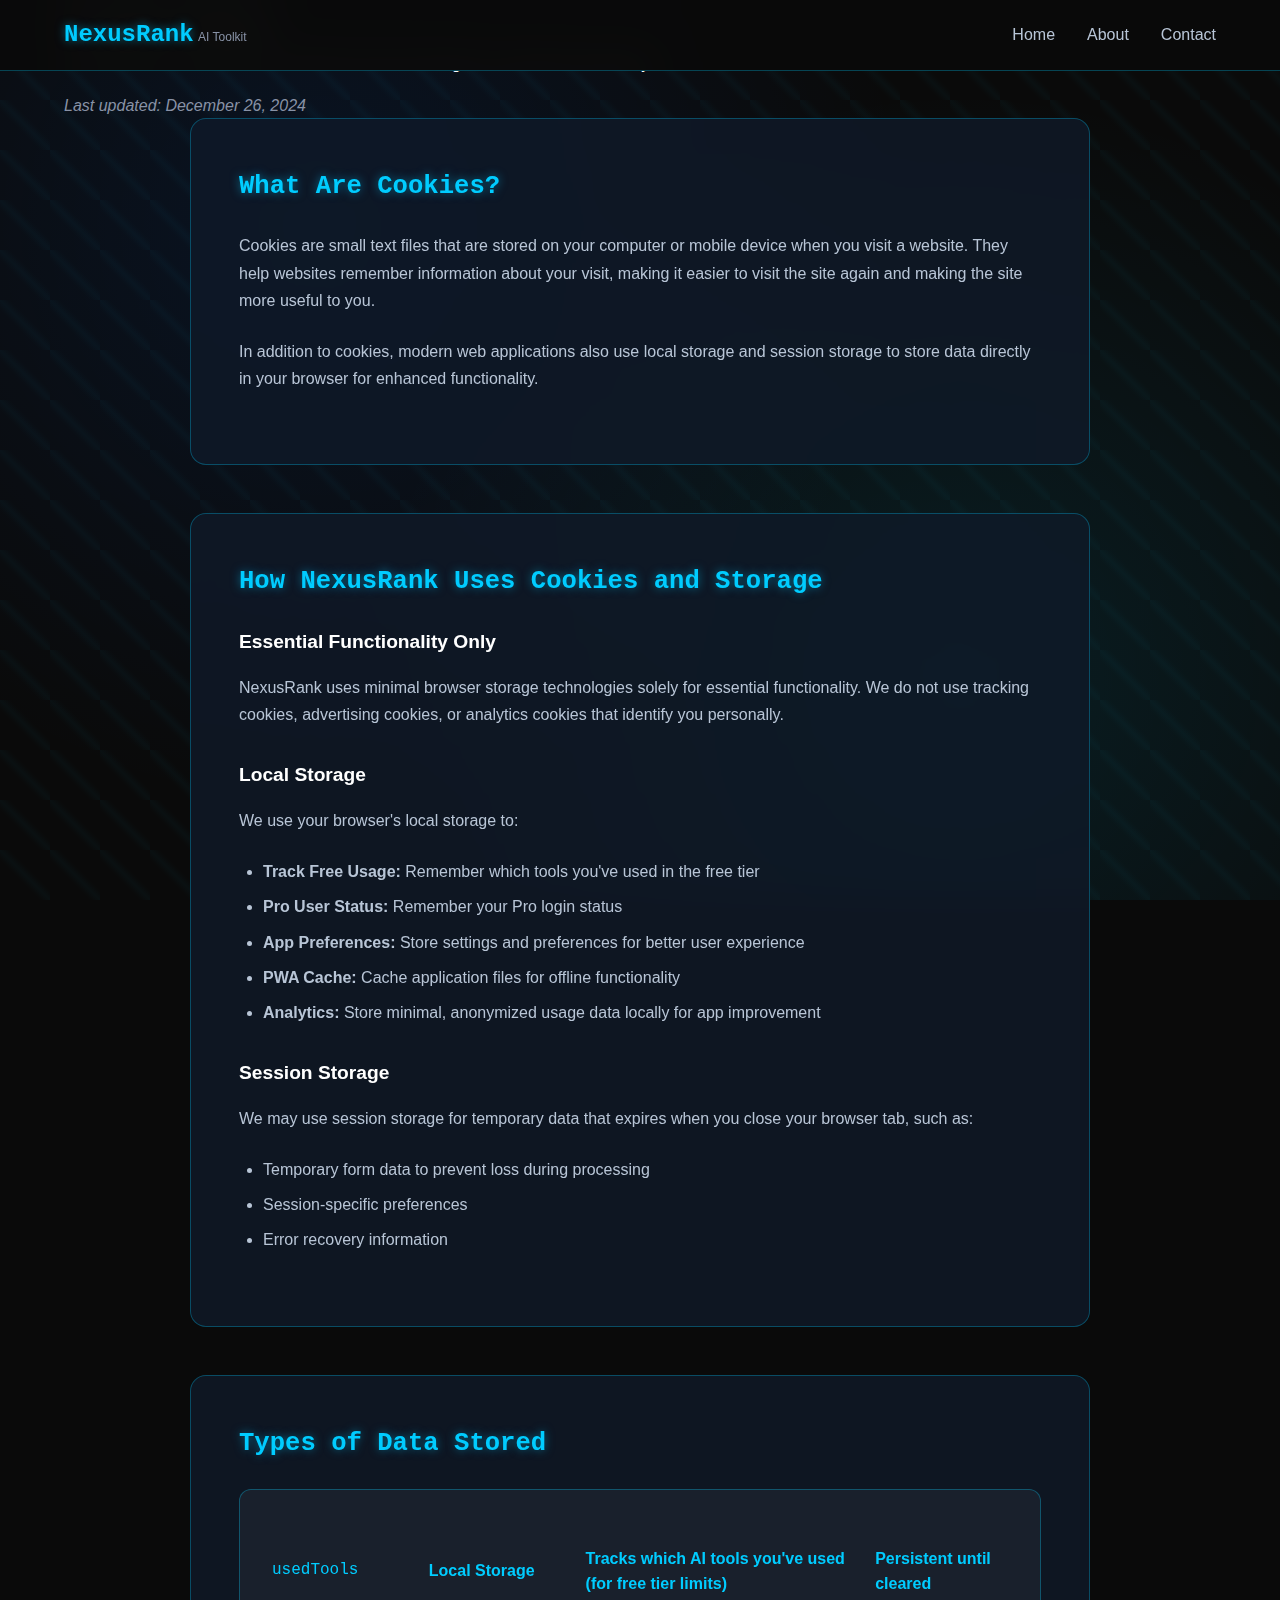
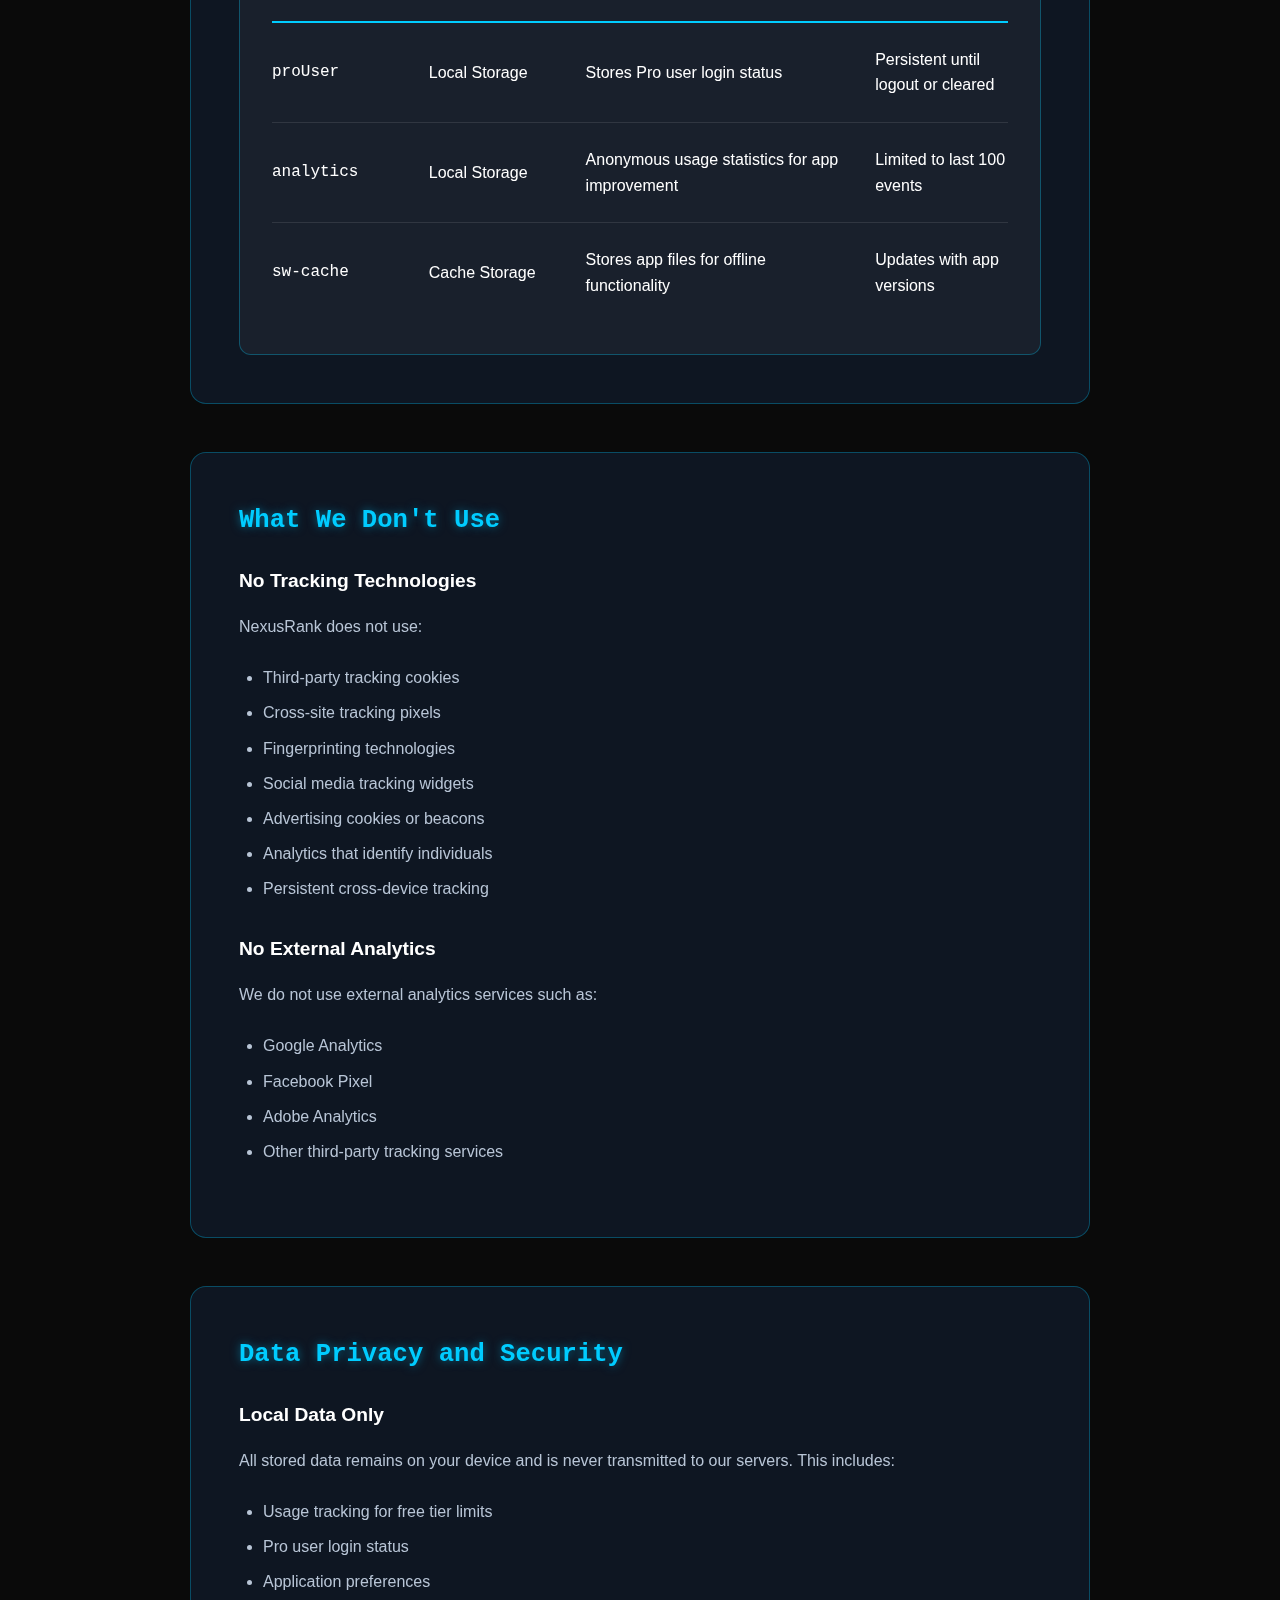
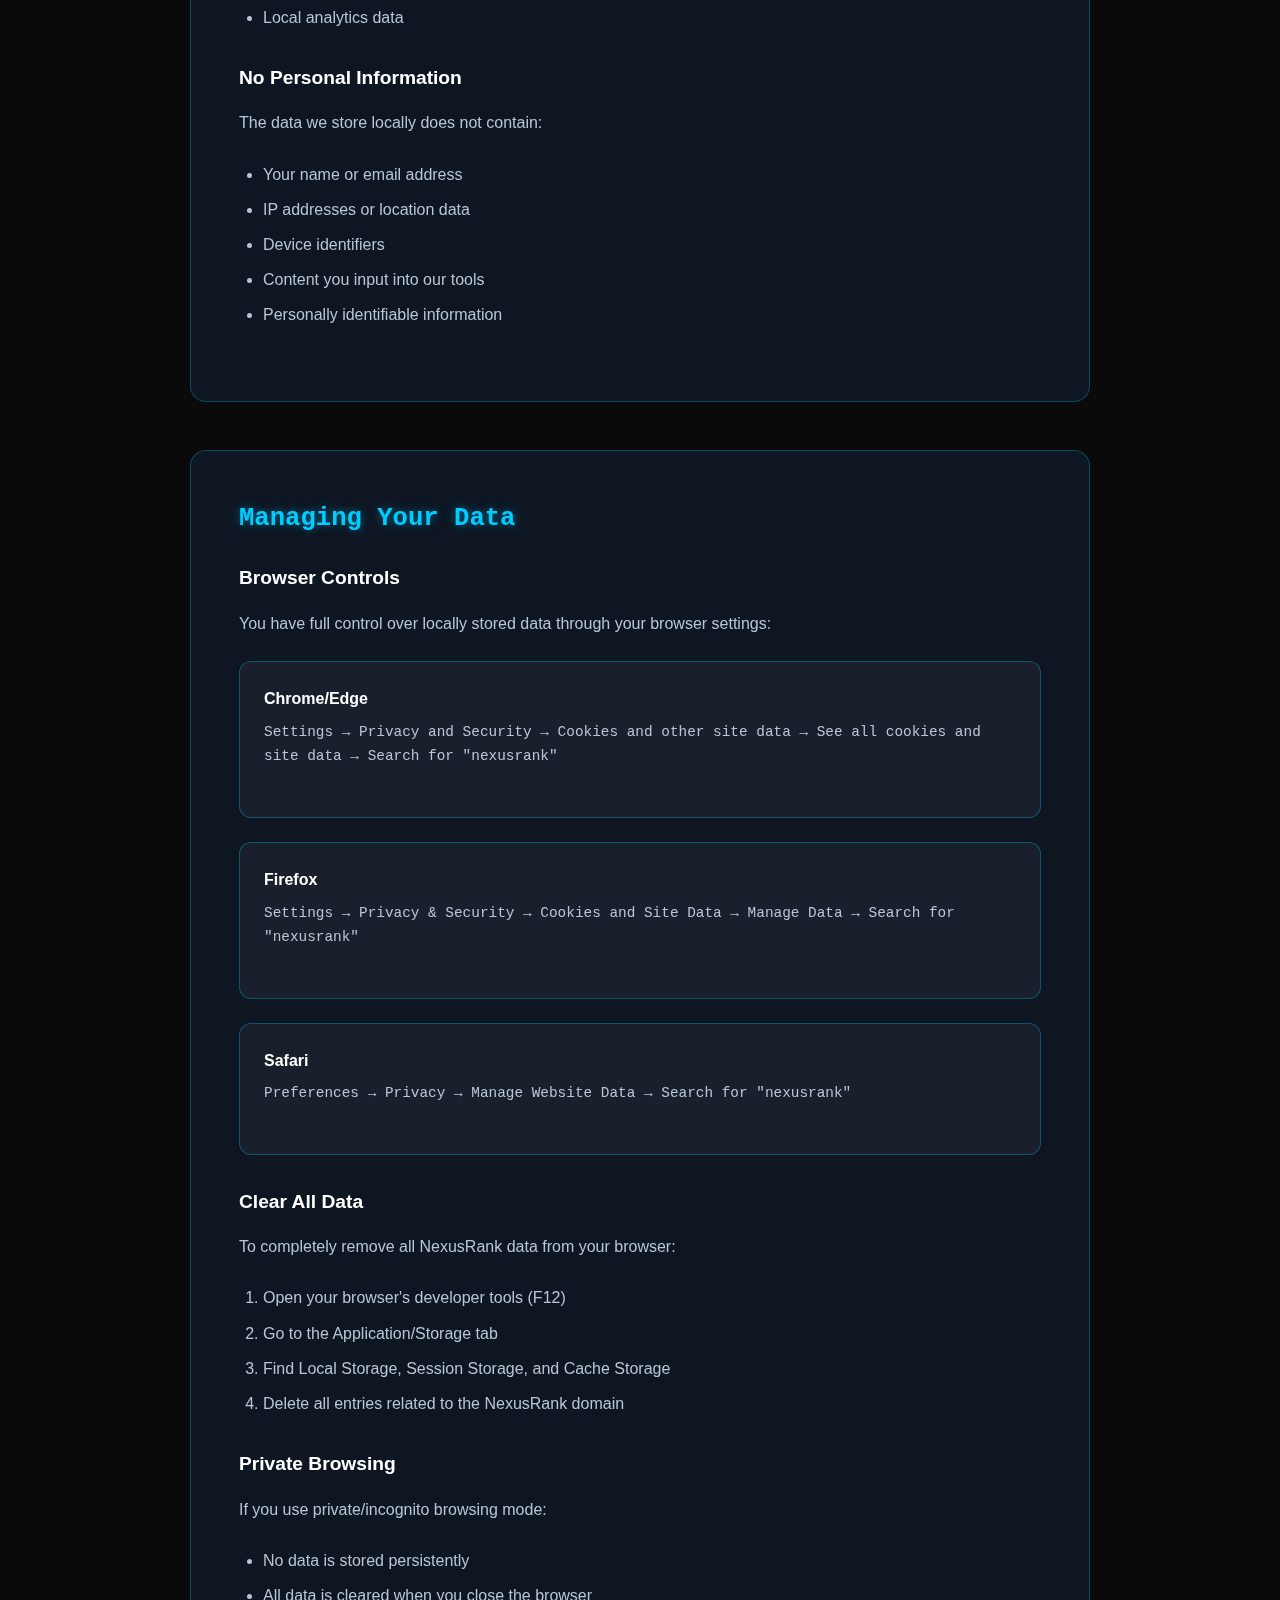
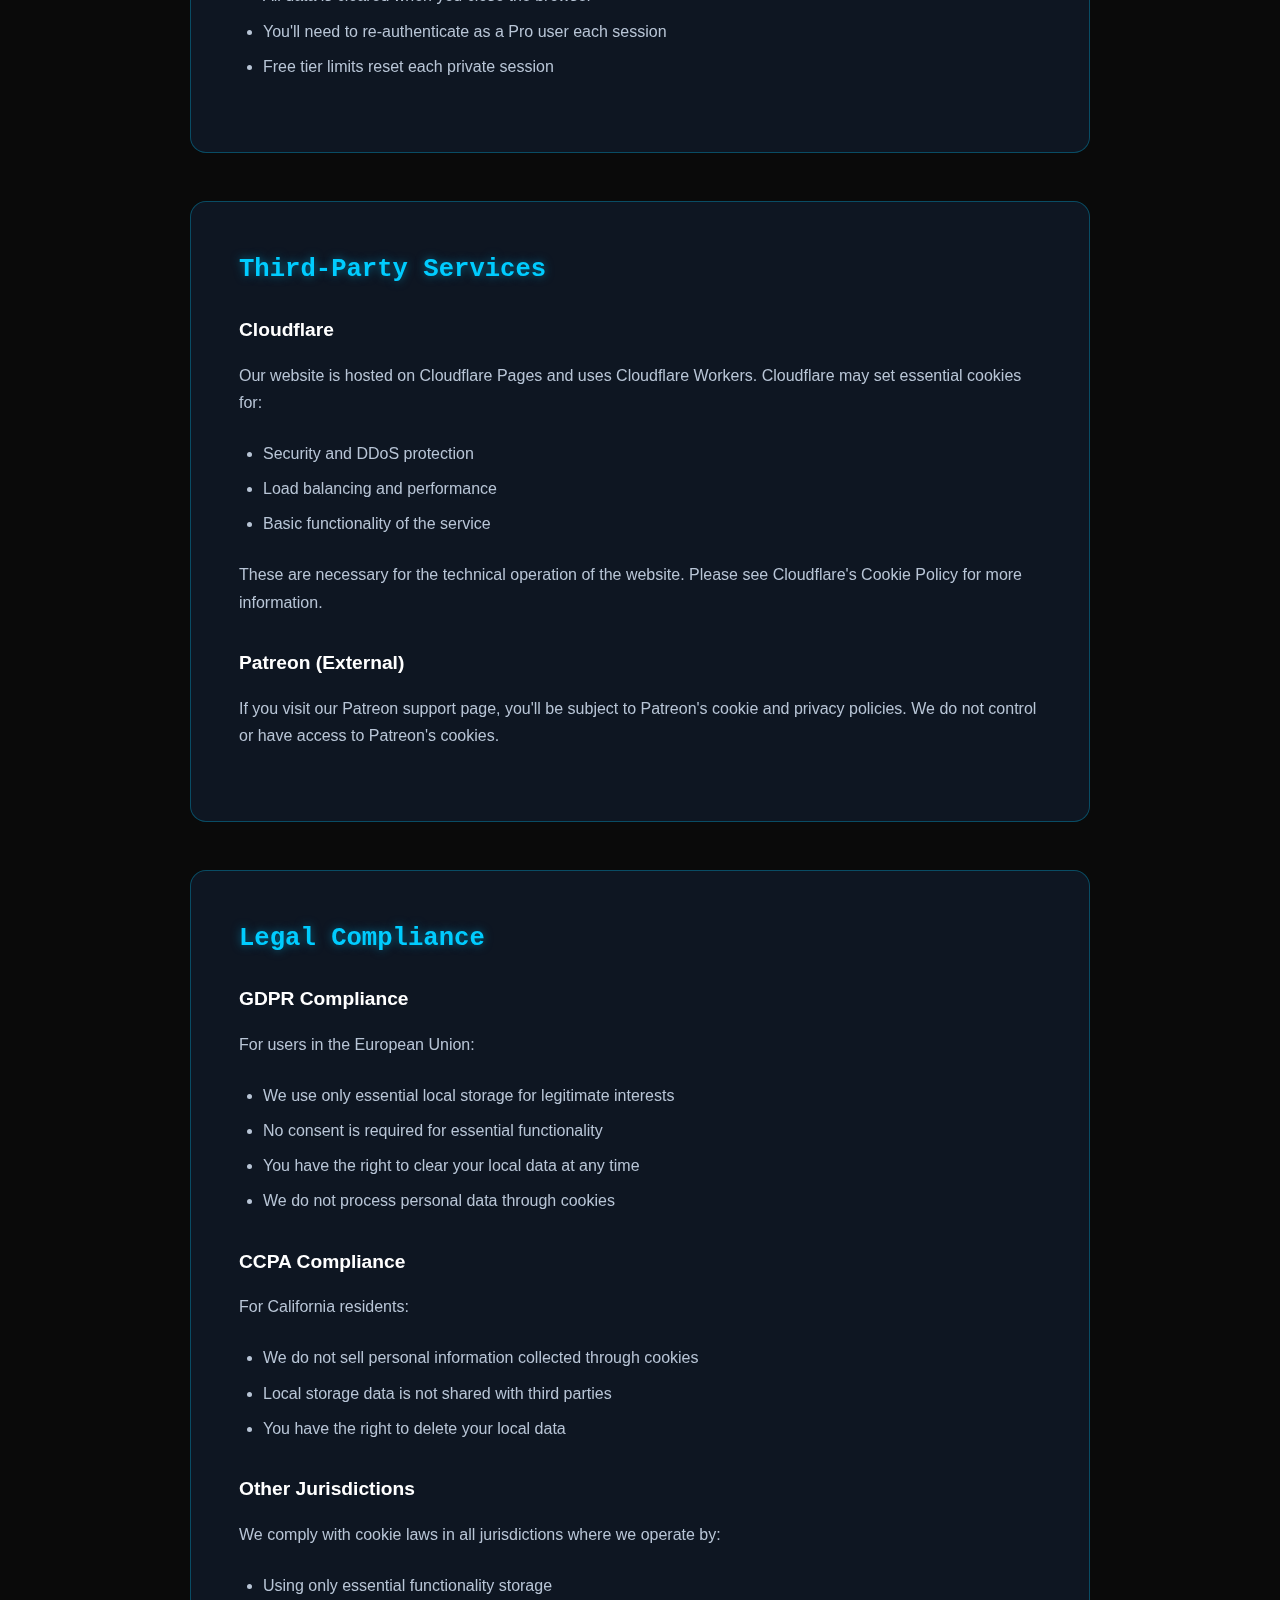
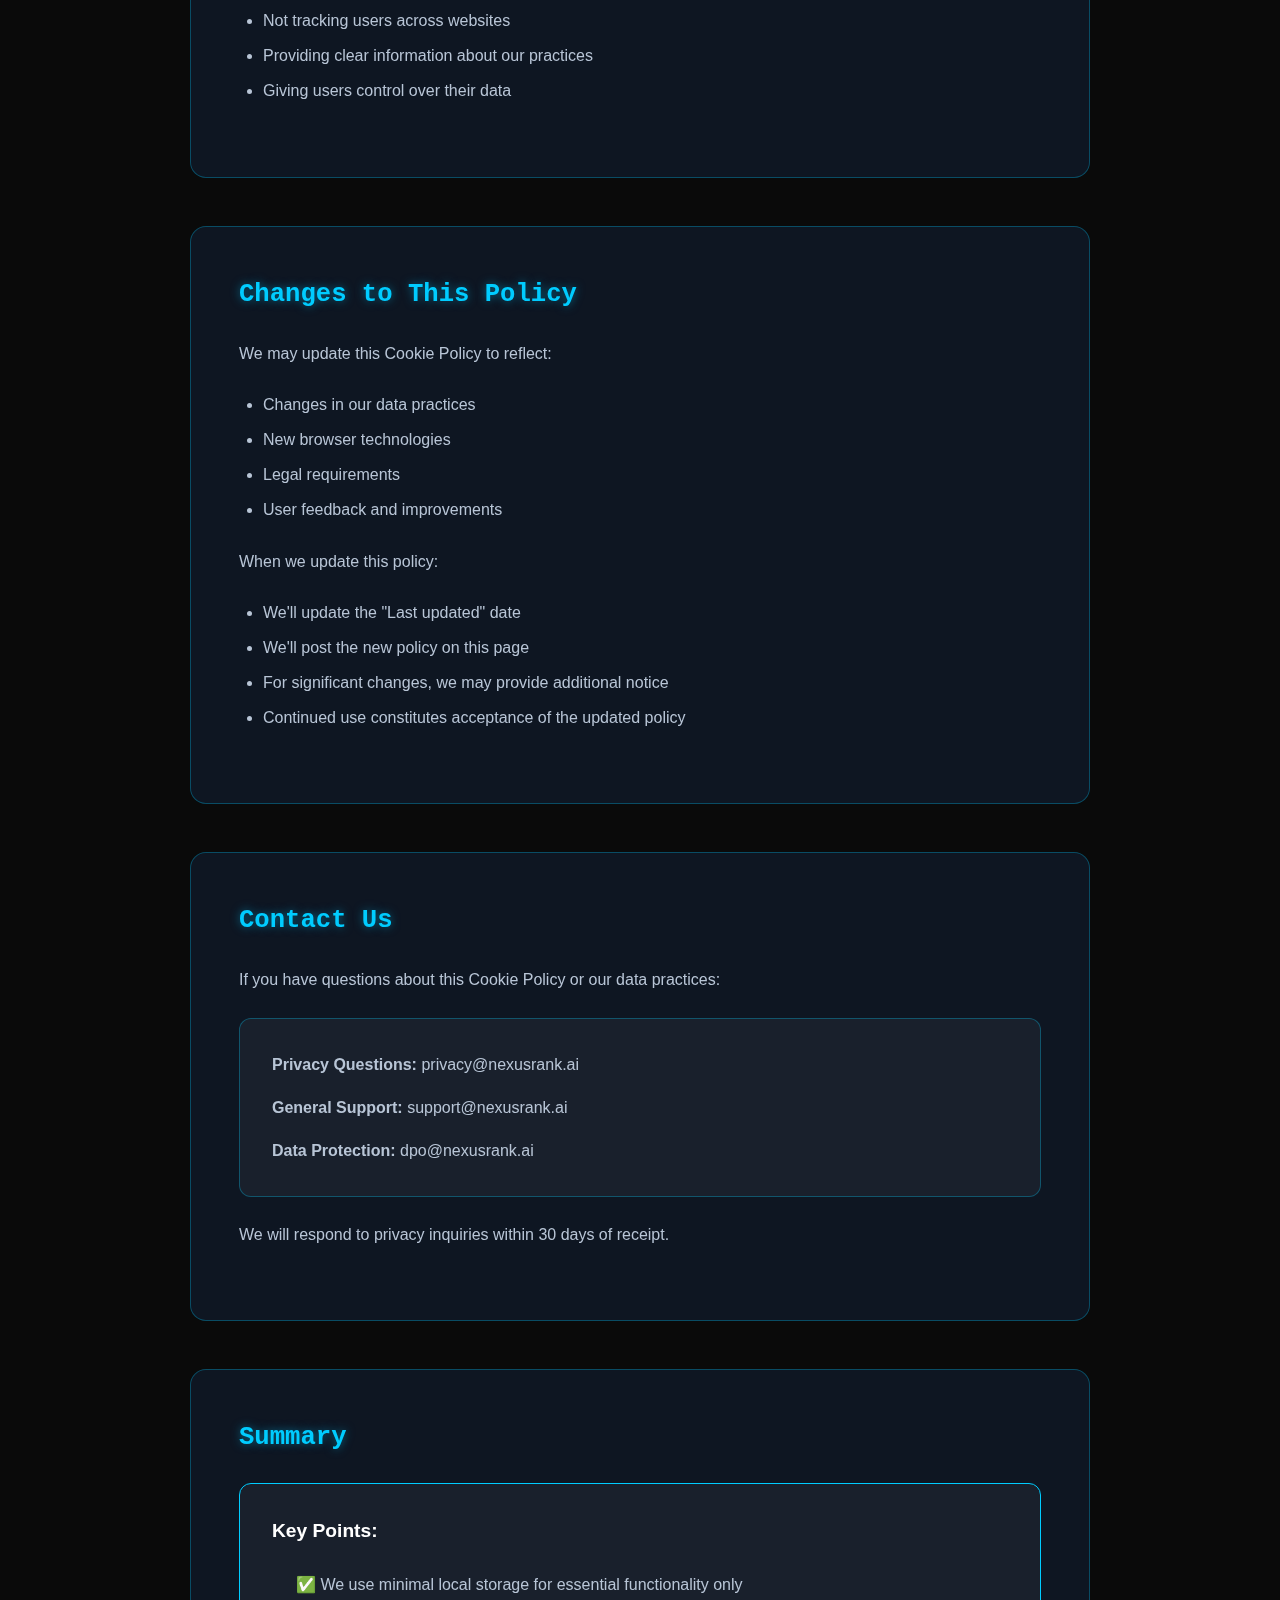
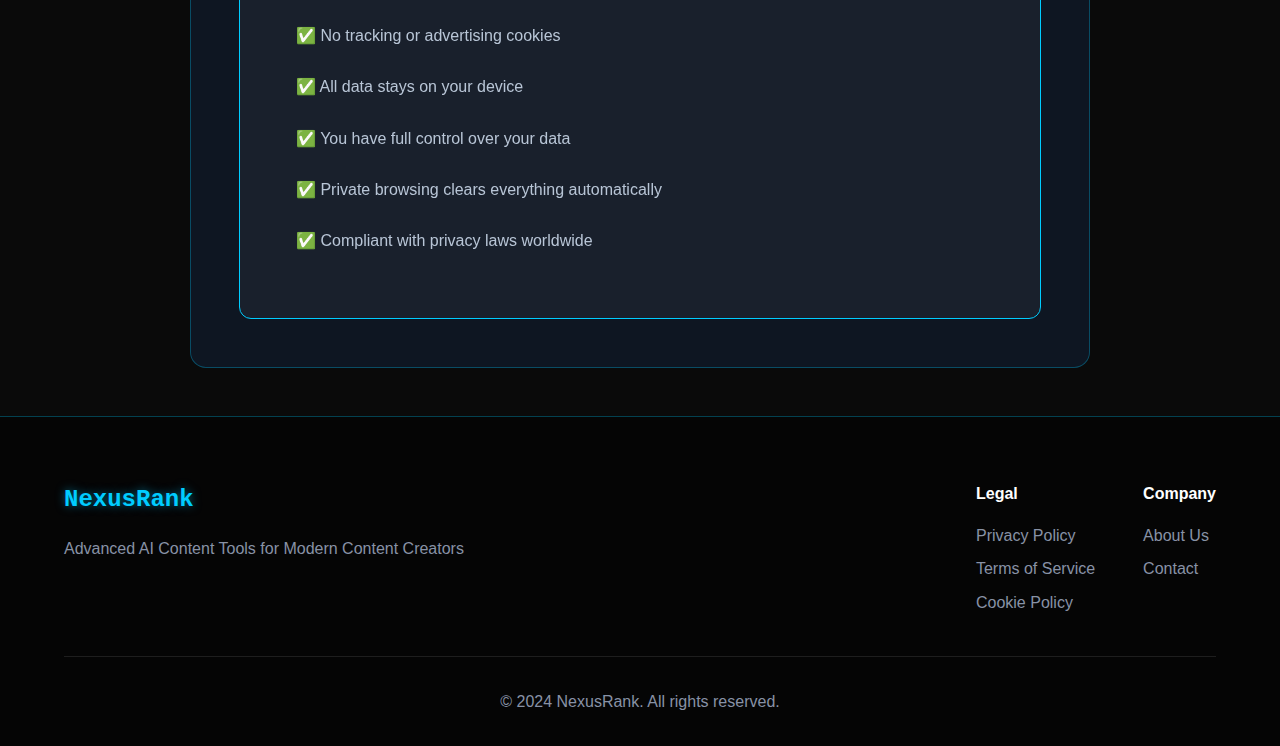
<file: pages/cookie-policy.html>
<!DOCTYPE html>
<html lang="en">
<head>
    <meta charset="UTF-8">
    <meta name="viewport" content="width=device-width, initial-scale=1.0">
    <title>Cookie Policy - NexusRank AI Content Tools</title>
    
    <!-- SEO Meta Tags -->
    <meta name="description" content="NexusRank Cookie Policy - Learn about our minimal use of cookies and local storage for essential functionality.">
    <meta name="keywords" content="NexusRank Cookie Policy, Local Storage Policy, Browser Data">
    <meta name="robots" content="index, follow">
    
    <!-- Open Graph -->
    <meta property="og:title" content="Cookie Policy - NexusRank AI Content Tools">
    <meta property="og:description" content="Learn about NexusRank's minimal use of cookies and local storage for essential functionality.">
    <meta property="og:type" content="website">
    <meta property="og:url" content="https://nexusrank.pages.dev/pages/cookie-policy.html">
    
    <!-- Twitter Cards -->
    <meta name="twitter:card" content="summary">
    <meta name="twitter:title" content="Cookie Policy - NexusRank AI Content Tools">
    <meta name="twitter:description" content="Learn about NexusRank's minimal use of cookies and local storage.">
    
    <!-- PWA -->
    <link rel="manifest" href="/manifest.json">
    <meta name="theme-color" content="#0066ff">
    <link rel="icon" type="image/x-icon" href="/favicon.ico">
    
    <!-- Fonts -->
    <link rel="preconnect" href="https://fonts.googleapis.com">
    <link rel="preconnect" href="https://fonts.gstatic.com" crossorigin>
    <link href="https://fonts.googleapis.com/css2?family=JetBrains+Mono:wght@400;500;700&display=swap" rel="stylesheet">
    
    <!-- Styles -->
    <link rel="stylesheet" href="/css/style.css">
</head>
<body>
    <!-- Navigation -->
    <nav class="navbar">
        <div class="nav-container">
            <div class="nav-logo">
                <a href="/" style="text-decoration: none; color: inherit;">
                    <span class="logo-text">NexusRank</span>
                    <span class="logo-tagline">AI Toolkit</span>
                </a>
            </div>
            <div class="nav-links">
                <a href="/">Home</a>
                <a href="/pages/about.html" target="_blank" rel="noopener noreferrer">About</a>
                <a href="/pages/contact.html" target="_blank" rel="noopener noreferrer">Contact</a>
            </div>
        </div>
    </nav>

    <!-- Main Content -->
    <main class="page-content">
        <div class="container">
            <div class="page-header">
                <h1>Cookie Policy</h1>
                <p class="page-subtitle">Learn about our minimal use of cookies and local storage for essential functionality.</p>
                <p class="last-updated">Last updated: December 26, 2024</p>
            </div>

            <div class="legal-content">
                <section class="legal-section">
                    <h2>What Are Cookies?</h2>
                    <p>Cookies are small text files that are stored on your computer or mobile device when you visit a website. They help websites remember information about your visit, making it easier to visit the site again and making the site more useful to you.</p>
                    
                    <p>In addition to cookies, modern web applications also use local storage and session storage to store data directly in your browser for enhanced functionality.</p>
                </section>

                <section class="legal-section">
                    <h2>How NexusRank Uses Cookies and Storage</h2>
                    
                    <h3>Essential Functionality Only</h3>
                    <p>NexusRank uses minimal browser storage technologies solely for essential functionality. We do not use tracking cookies, advertising cookies, or analytics cookies that identify you personally.</p>
                    
                    <h3>Local Storage</h3>
                    <p>We use your browser's local storage to:</p>
                    <ul>
                        <li><strong>Track Free Usage:</strong> Remember which tools you've used in the free tier</li>
                        <li><strong>Pro User Status:</strong> Remember your Pro login status</li>
                        <li><strong>App Preferences:</strong> Store settings and preferences for better user experience</li>
                        <li><strong>PWA Cache:</strong> Cache application files for offline functionality</li>
                        <li><strong>Analytics:</strong> Store minimal, anonymized usage data locally for app improvement</li>
                    </ul>
                    
                    <h3>Session Storage</h3>
                    <p>We may use session storage for temporary data that expires when you close your browser tab, such as:</p>
                    <ul>
                        <li>Temporary form data to prevent loss during processing</li>
                        <li>Session-specific preferences</li>
                        <li>Error recovery information</li>
                    </ul>
                </section>

                <section class="legal-section">
                    <h2>Types of Data Stored</h2>
                    
                    <div class="storage-table">
                        <div class="storage-item">
                            <div class="storage-name">usedTools</div>
                            <div class="storage-type">Local Storage</div>
                            <div class="storage-purpose">Tracks which AI tools you've used (for free tier limits)</div>
                            <div class="storage-expires">Persistent until cleared</div>
                        </div>
                        
                        <div class="storage-item">
                            <div class="storage-name">proUser</div>
                            <div class="storage-type">Local Storage</div>
                            <div class="storage-purpose">Stores Pro user login status</div>
                            <div class="storage-expires">Persistent until logout or cleared</div>
                        </div>
                        
                        <div class="storage-item">
                            <div class="storage-name">analytics</div>
                            <div class="storage-type">Local Storage</div>
                            <div class="storage-purpose">Anonymous usage statistics for app improvement</div>
                            <div class="storage-expires">Limited to last 100 events</div>
                        </div>
                        
                        <div class="storage-item">
                            <div class="storage-name">sw-cache</div>
                            <div class="storage-type">Cache Storage</div>
                            <div class="storage-purpose">Stores app files for offline functionality</div>
                            <div class="storage-expires">Updates with app versions</div>
                        </div>
                    </div>
                </section>

                <section class="legal-section">
                    <h2>What We Don't Use</h2>
                    
                    <h3>No Tracking Technologies</h3>
                    <p>NexusRank does not use:</p>
                    <ul>
                        <li>Third-party tracking cookies</li>
                        <li>Cross-site tracking pixels</li>
                        <li>Fingerprinting technologies</li>
                        <li>Social media tracking widgets</li>
                        <li>Advertising cookies or beacons</li>
                        <li>Analytics that identify individuals</li>
                        <li>Persistent cross-device tracking</li>
                    </ul>
                    
                    <h3>No External Analytics</h3>
                    <p>We do not use external analytics services such as:</p>
                    <ul>
                        <li>Google Analytics</li>
                        <li>Facebook Pixel</li>
                        <li>Adobe Analytics</li>
                        <li>Other third-party tracking services</li>
                    </ul>
                </section>

                <section class="legal-section">
                    <h2>Data Privacy and Security</h2>
                    
                    <h3>Local Data Only</h3>
                    <p>All stored data remains on your device and is never transmitted to our servers. This includes:</p>
                    <ul>
                        <li>Usage tracking for free tier limits</li>
                        <li>Pro user login status</li>
                        <li>Application preferences</li>
                        <li>Local analytics data</li>
                    </ul>
                    
                    <h3>No Personal Information</h3>
                    <p>The data we store locally does not contain:</p>
                    <ul>
                        <li>Your name or email address</li>
                        <li>IP addresses or location data</li>
                        <li>Device identifiers</li>
                        <li>Content you input into our tools</li>
                        <li>Personally identifiable information</li>
                    </ul>
                </section>

                <section class="legal-section">
                    <h2>Managing Your Data</h2>
                    
                    <h3>Browser Controls</h3>
                    <p>You have full control over locally stored data through your browser settings:</p>
                    
                    <div class="browser-instructions">
                        <div class="browser-item">
                            <h4>Chrome/Edge</h4>
                            <p>Settings → Privacy and Security → Cookies and other site data → See all cookies and site data → Search for "nexusrank"</p>
                        </div>
                        
                        <div class="browser-item">
                            <h4>Firefox</h4>
                            <p>Settings → Privacy & Security → Cookies and Site Data → Manage Data → Search for "nexusrank"</p>
                        </div>
                        
                        <div class="browser-item">
                            <h4>Safari</h4>
                            <p>Preferences → Privacy → Manage Website Data → Search for "nexusrank"</p>
                        </div>
                    </div>
                    
                    <h3>Clear All Data</h3>
                    <p>To completely remove all NexusRank data from your browser:</p>
                    <ol>
                        <li>Open your browser's developer tools (F12)</li>
                        <li>Go to the Application/Storage tab</li>
                        <li>Find Local Storage, Session Storage, and Cache Storage</li>
                        <li>Delete all entries related to the NexusRank domain</li>
                    </ol>
                    
                    <h3>Private Browsing</h3>
                    <p>If you use private/incognito browsing mode:</p>
                    <ul>
                        <li>No data is stored persistently</li>
                        <li>All data is cleared when you close the browser</li>
                        <li>You'll need to re-authenticate as a Pro user each session</li>
                        <li>Free tier limits reset each private session</li>
                    </ul>
                </section>

                <section class="legal-section">
                    <h2>Third-Party Services</h2>
                    
                    <h3>Cloudflare</h3>
                    <p>Our website is hosted on Cloudflare Pages and uses Cloudflare Workers. Cloudflare may set essential cookies for:</p>
                    <ul>
                        <li>Security and DDoS protection</li>
                        <li>Load balancing and performance</li>
                        <li>Basic functionality of the service</li>
                    </ul>
                    <p>These are necessary for the technical operation of the website. Please see Cloudflare's Cookie Policy for more information.</p>
                    
                    <h3>Patreon (External)</h3>
                    <p>If you visit our Patreon support page, you'll be subject to Patreon's cookie and privacy policies. We do not control or have access to Patreon's cookies.</p>
                </section>

                <section class="legal-section">
                    <h2>Legal Compliance</h2>
                    
                    <h3>GDPR Compliance</h3>
                    <p>For users in the European Union:</p>
                    <ul>
                        <li>We use only essential local storage for legitimate interests</li>
                        <li>No consent is required for essential functionality</li>
                        <li>You have the right to clear your local data at any time</li>
                        <li>We do not process personal data through cookies</li>
                    </ul>
                    
                    <h3>CCPA Compliance</h3>
                    <p>For California residents:</p>
                    <ul>
                        <li>We do not sell personal information collected through cookies</li>
                        <li>Local storage data is not shared with third parties</li>
                        <li>You have the right to delete your local data</li>
                    </ul>
                    
                    <h3>Other Jurisdictions</h3>
                    <p>We comply with cookie laws in all jurisdictions where we operate by:</p>
                    <ul>
                        <li>Using only essential functionality storage</li>
                        <li>Not tracking users across websites</li>
                        <li>Providing clear information about our practices</li>
                        <li>Giving users control over their data</li>
                    </ul>
                </section>

                <section class="legal-section">
                    <h2>Changes to This Policy</h2>
                    <p>We may update this Cookie Policy to reflect:</p>
                    <ul>
                        <li>Changes in our data practices</li>
                        <li>New browser technologies</li>
                        <li>Legal requirements</li>
                        <li>User feedback and improvements</li>
                    </ul>
                    
                    <p>When we update this policy:</p>
                    <ul>
                        <li>We'll update the "Last updated" date</li>
                        <li>We'll post the new policy on this page</li>
                        <li>For significant changes, we may provide additional notice</li>
                        <li>Continued use constitutes acceptance of the updated policy</li>
                    </ul>
                </section>

                <section class="legal-section">
                    <h2>Contact Us</h2>
                    <p>If you have questions about this Cookie Policy or our data practices:</p>
                    
                    <div class="contact-info">
                        <p><strong>Privacy Questions:</strong> privacy@nexusrank.ai</p>
                        <p><strong>General Support:</strong> support@nexusrank.ai</p>
                        <p><strong>Data Protection:</strong> dpo@nexusrank.ai</p>
                    </div>
                    
                    <p>We will respond to privacy inquiries within 30 days of receipt.</p>
                </section>

                <section class="legal-section">
                    <h2>Summary</h2>
                    <div class="cookie-summary">
                        <h3>Key Points:</h3>
                        <ul>
                            <li>✅ We use minimal local storage for essential functionality only</li>
                            <li>✅ No tracking or advertising cookies</li>
                            <li>✅ All data stays on your device</li>
                            <li>✅ You have full control over your data</li>
                            <li>✅ Private browsing clears everything automatically</li>
                            <li>✅ Compliant with privacy laws worldwide</li>
                        </ul>
                    </div>
                </section>
            </div>
        </div>
    </main>

    <!-- Footer -->
    <footer class="footer">
        <div class="container">
            <div class="footer-content">
                <div class="footer-brand">
                    <h3>NexusRank</h3>
                    <p>Advanced AI Content Tools for Modern Content Creators</p>
                </div>
                <div class="footer-links">
                    <div class="link-group">
                        <h4>Legal</h4>
                        <ul>
                            <li><a href="/pages/privacy.html" target="_blank" rel="noopener noreferrer">Privacy Policy</a></li>
                            <li><a href="/pages/terms.html" target="_blank" rel="noopener noreferrer">Terms of Service</a></li>
                            <li><a href="/pages/cookie-policy.html" target="_blank" rel="noopener noreferrer">Cookie Policy</a></li>
                        </ul>
                    </div>
                    <div class="link-group">
                        <h4>Company</h4>
                        <ul>
                            <li><a href="/pages/about.html" target="_blank" rel="noopener noreferrer">About Us</a></li>
                            <li><a href="/pages/contact.html" target="_blank" rel="noopener noreferrer">Contact</a></li>
                        </ul>
                    </div>
                </div>
            </div>
            <div class="footer-bottom">
                <p>&copy; 2024 NexusRank. All rights reserved.</p>
            </div>
        </div>
    </footer>

    <style>
        /* Cookie policy specific styles */
        .storage-table {
            background: var(--glass-bg);
            border: 1px solid var(--border-color);
            border-radius: var(--radius-md);
            padding: var(--spacing-lg);
            margin-top: var(--spacing-md);
        }

        .storage-item {
            display: grid;
            grid-template-columns: 1fr 1fr 2fr 1fr;
            gap: var(--spacing-md);
            padding: var(--spacing-md) 0;
            border-bottom: 1px solid rgba(255, 255, 255, 0.1);
            align-items: center;
        }

        .storage-item:first-child {
            font-weight: 600;
            color: var(--neon-blue);
            border-bottom: 2px solid var(--neon-blue);
        }

        .storage-item:last-child {
            border-bottom: none;
        }

        .storage-name {
            font-family: var(--font-mono);
            font-weight: 500;
        }

        .browser-instructions {
            margin-top: var(--spacing-md);
        }

        .browser-item {
            background: var(--glass-bg);
            border: 1px solid var(--border-color);
            border-radius: var(--radius-md);
            padding: var(--spacing-md);
            margin-bottom: var(--spacing-md);
        }

        .browser-item h4 {
            color: var(--neon-blue);
            margin-bottom: var(--spacing-xs);
        }

        .browser-item p {
            margin-bottom: 0;
            font-family: var(--font-mono);
            font-size: 0.9rem;
        }

        .cookie-summary {
            background: var(--glass-bg);
            border: 1px solid var(--neon-blue);
            border-radius: var(--radius-md);
            padding: var(--spacing-lg);
            margin-top: var(--spacing-md);
        }

        .cookie-summary h3 {
            color: var(--neon-blue);
            margin-bottom: var(--spacing-md);
        }

        .cookie-summary ul {
            margin-left: 0;
            list-style: none;
        }

        .cookie-summary li {
            padding: var(--spacing-xs) 0;
            display: flex;
            align-items: center;
        }

        @media (max-width: 768px) {
            .storage-item {
                grid-template-columns: 1fr;
                gap: var(--spacing-xs);
                text-align: left;
            }
            
            .storage-item:first-child {
                display: none;
            }
            
            .browser-item p {
                font-size: 0.8rem;
                word-break: break-word;
            }
        }

        /* Reuse legal page styles */
        .last-updated {
            color: var(--text-muted);
            font-style: italic;
            margin-top: var(--spacing-sm);
        }

        .legal-content {
            max-width: 900px;
            margin: 0 auto;
        }

        .legal-section {
            background: var(--card-bg);
            border: 1px solid var(--border-color);
            border-radius: var(--radius-lg);
            padding: var(--spacing-xl);
            margin-bottom: var(--spacing-xl);
            backdrop-filter: blur(20px);
        }

        .legal-section h2 {
            font-family: var(--font-mono);
            color: var(--neon-blue);
            font-size: 1.6rem;
            margin-bottom: var(--spacing-md);
            text-shadow: var(--shadow-text);
        }

        .legal-section h3 {
            color: var(--text-primary);
            font-size: 1.2rem;
            margin: var(--spacing-lg) 0 var(--spacing-sm) 0;
        }

        .legal-section h3:first-of-type {
            margin-top: 0;
        }

        .legal-section h4 {
            color: var(--text-primary);
            font-size: 1rem;
            margin-bottom: var(--spacing-xs);
        }

        .legal-section p {
            color: var(--text-secondary);
            line-height: 1.7;
            margin-bottom: var(--spacing-md);
        }

        .legal-section ul {
            color: var(--text-secondary);
            line-height: 1.7;
            margin-left: var(--spacing-md);
            margin-bottom: var(--spacing-md);
        }

        .legal-section ol {
            color: var(--text-secondary);
            line-height: 1.7;
            margin-left: var(--spacing-md);
            margin-bottom: var(--spacing-md);
        }

        .legal-section li {
            margin-bottom: var(--spacing-xs);
        }

        .contact-info {
            background: var(--glass-bg);
            border: 1px solid var(--border-color);
            border-radius: var(--radius-md);
            padding: var(--spacing-lg);
            margin: var(--spacing-md) 0;
        }

        .contact-info p {
            margin-bottom: var(--spacing-sm);
        }

        .contact-info p:last-child {
            margin-bottom: 0;
        }

        @media (max-width: 768px) {
            .legal-section {
                padding: var(--spacing-md);
            }
        }
    </style>
</body>
</html>
</file>
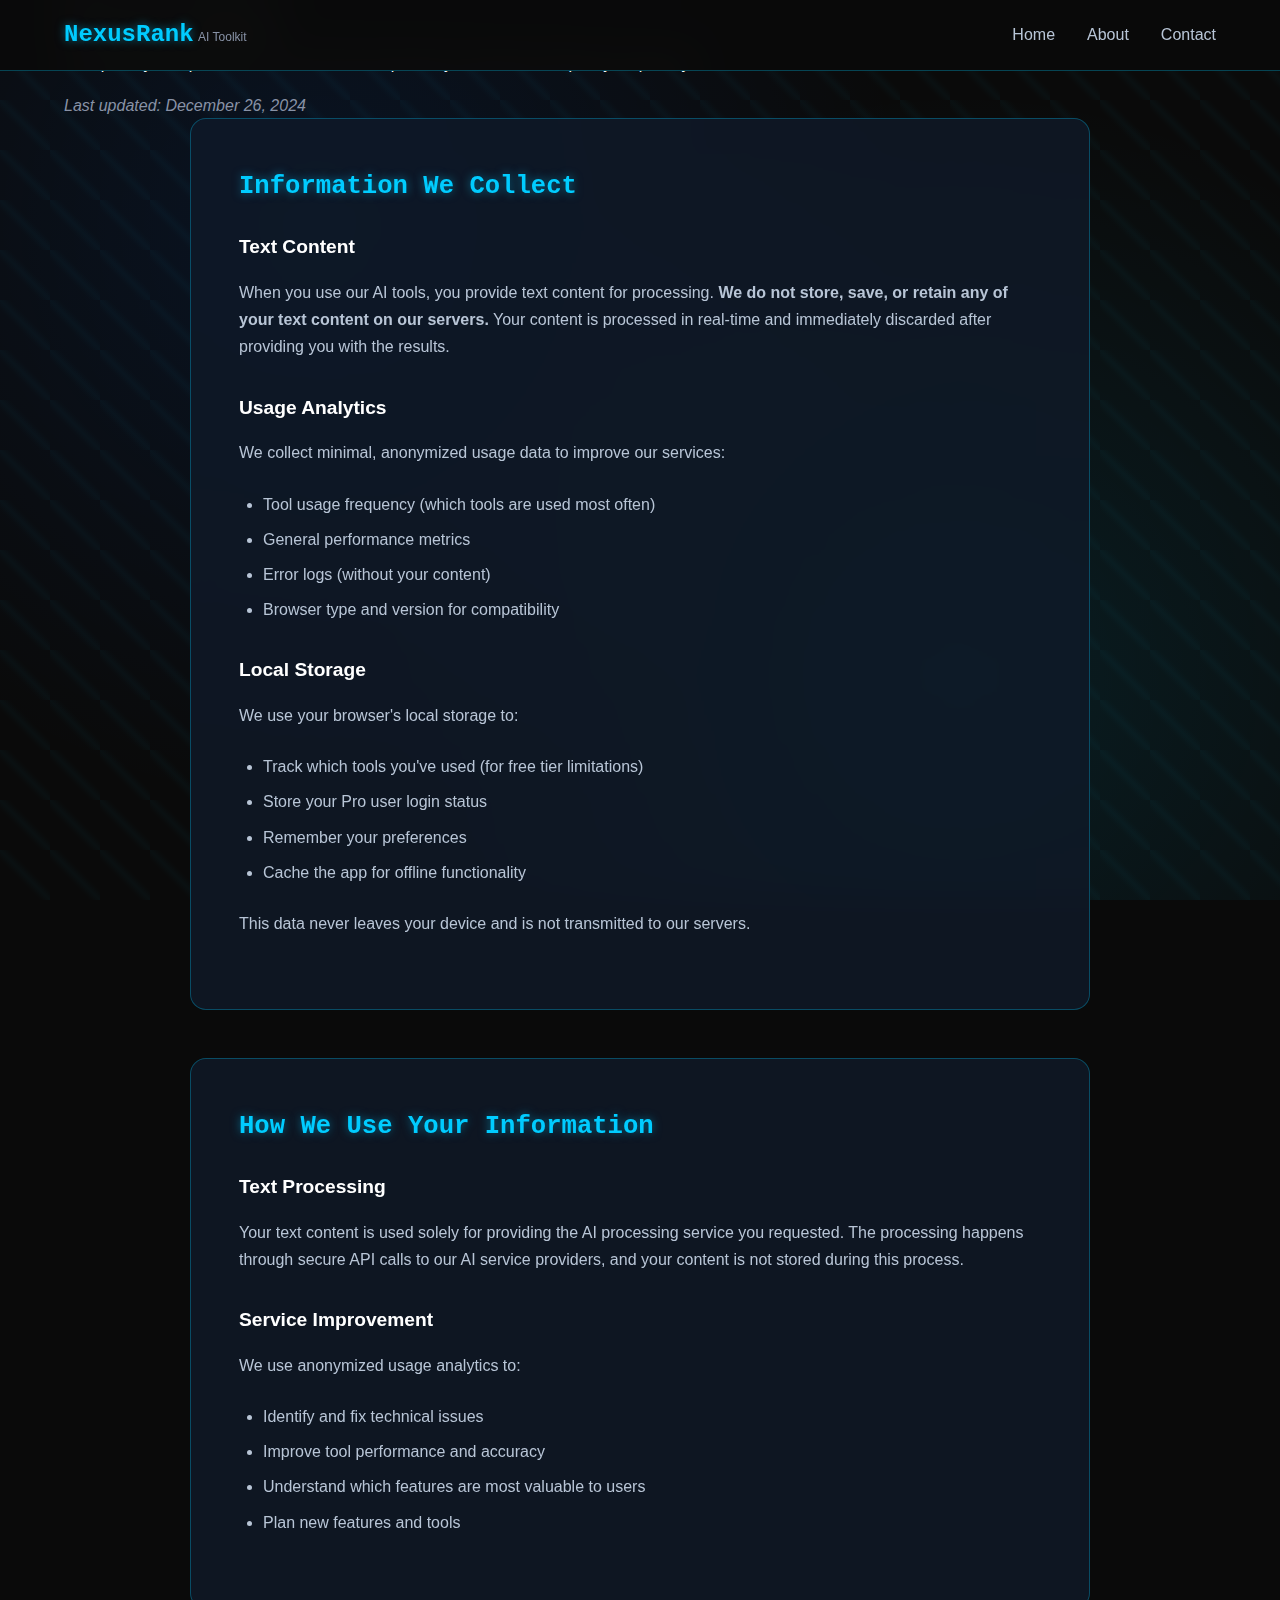
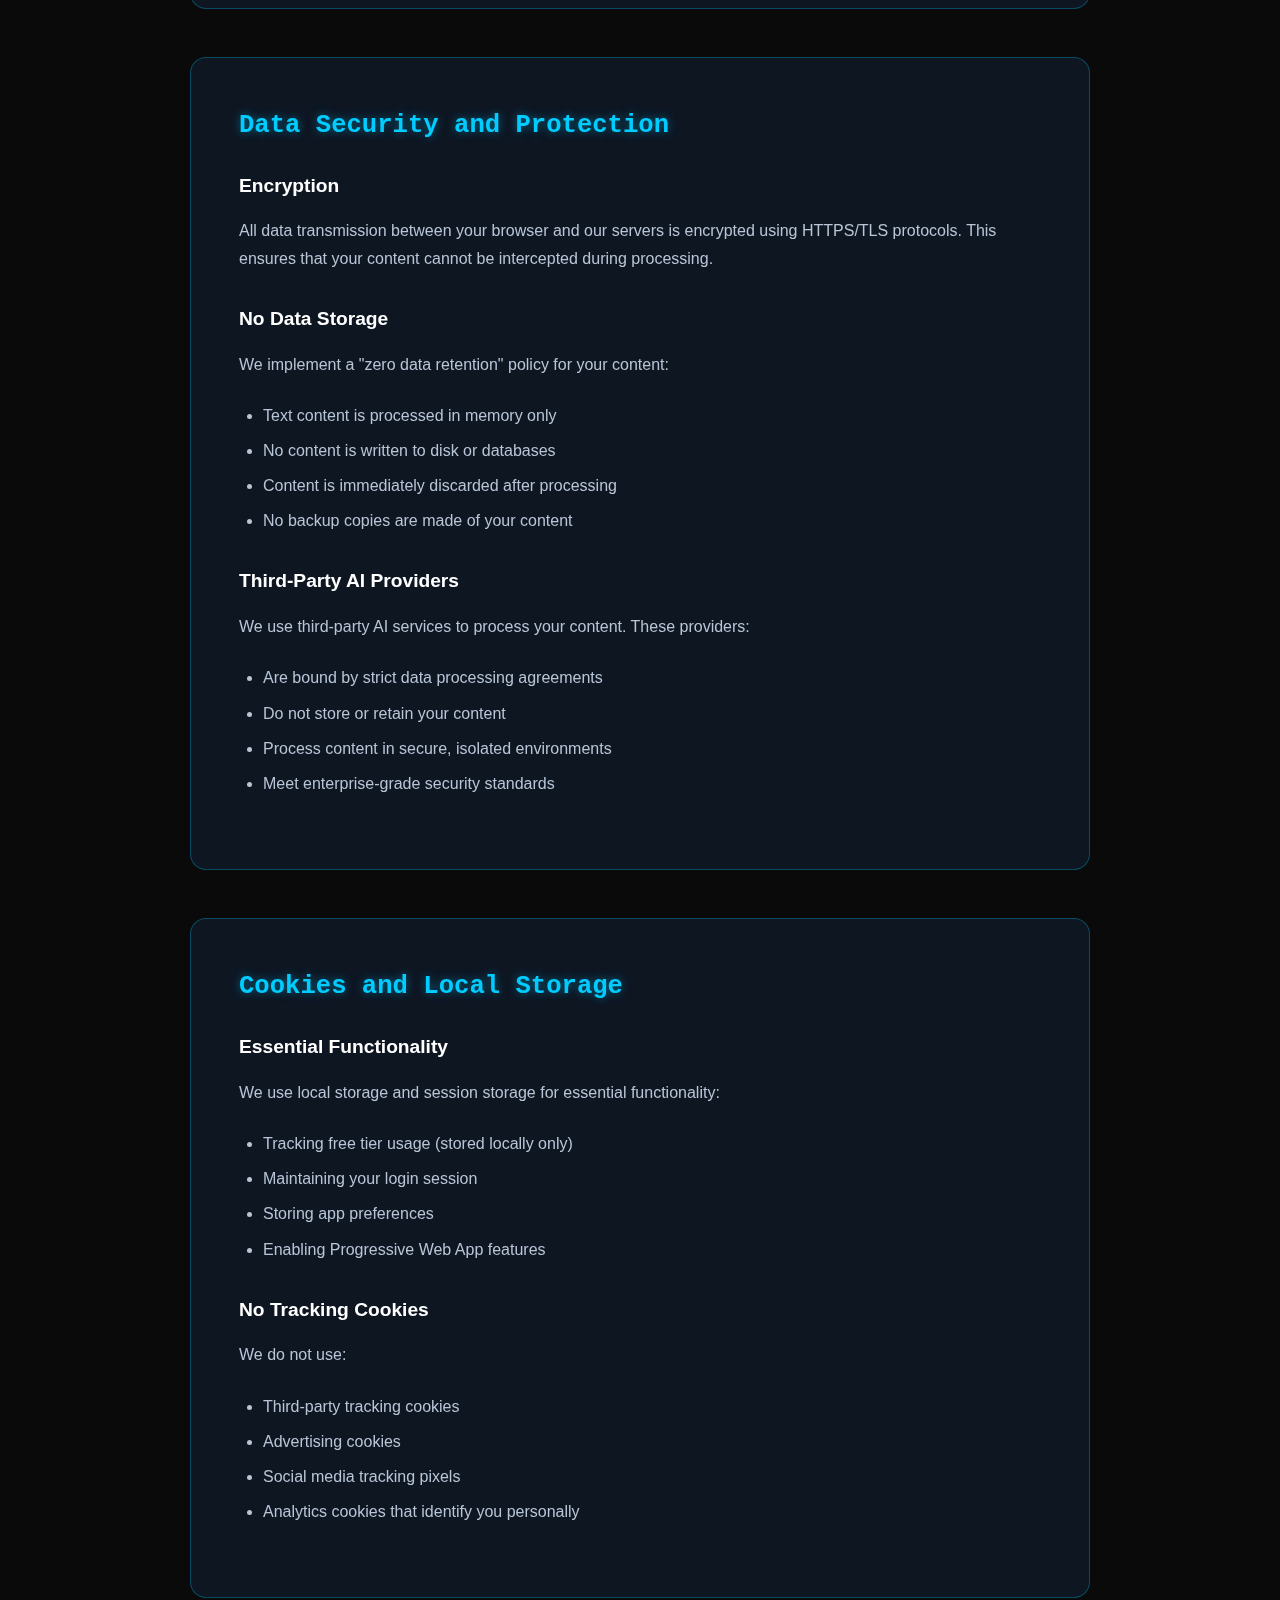
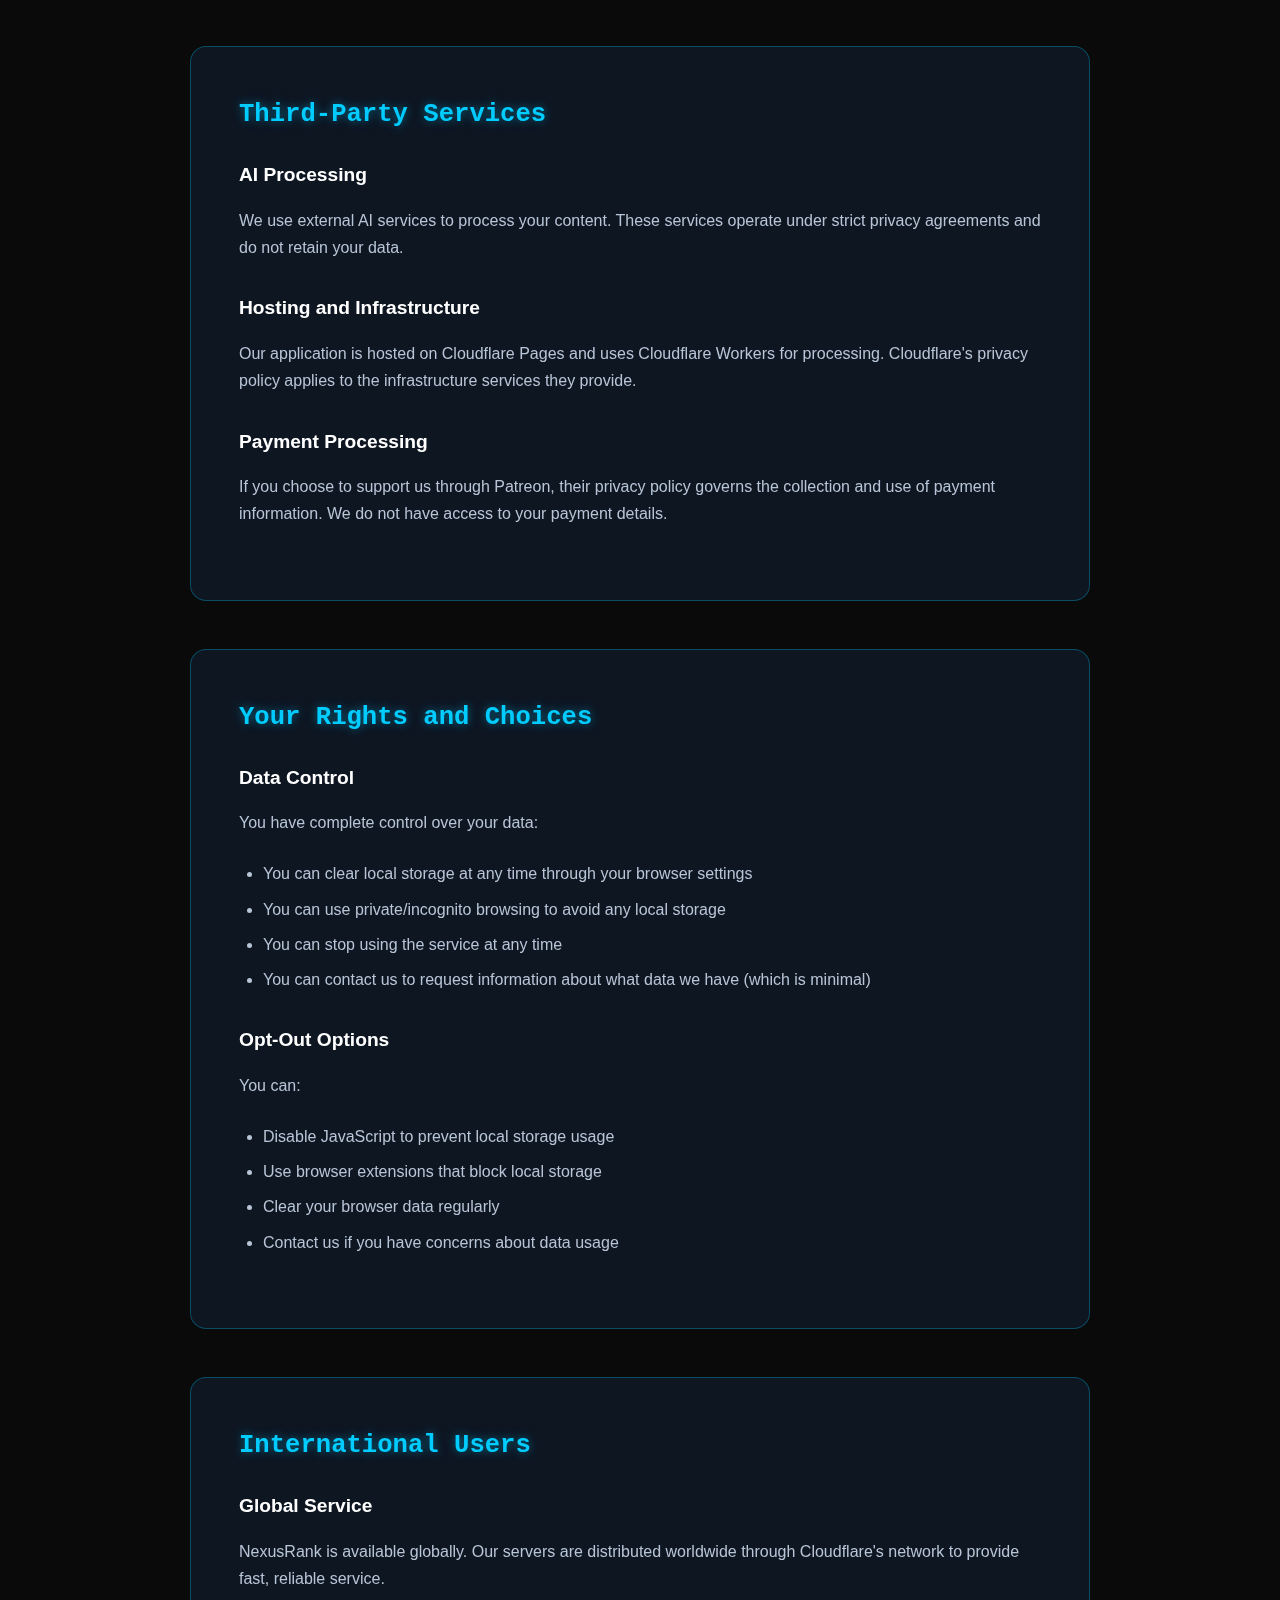
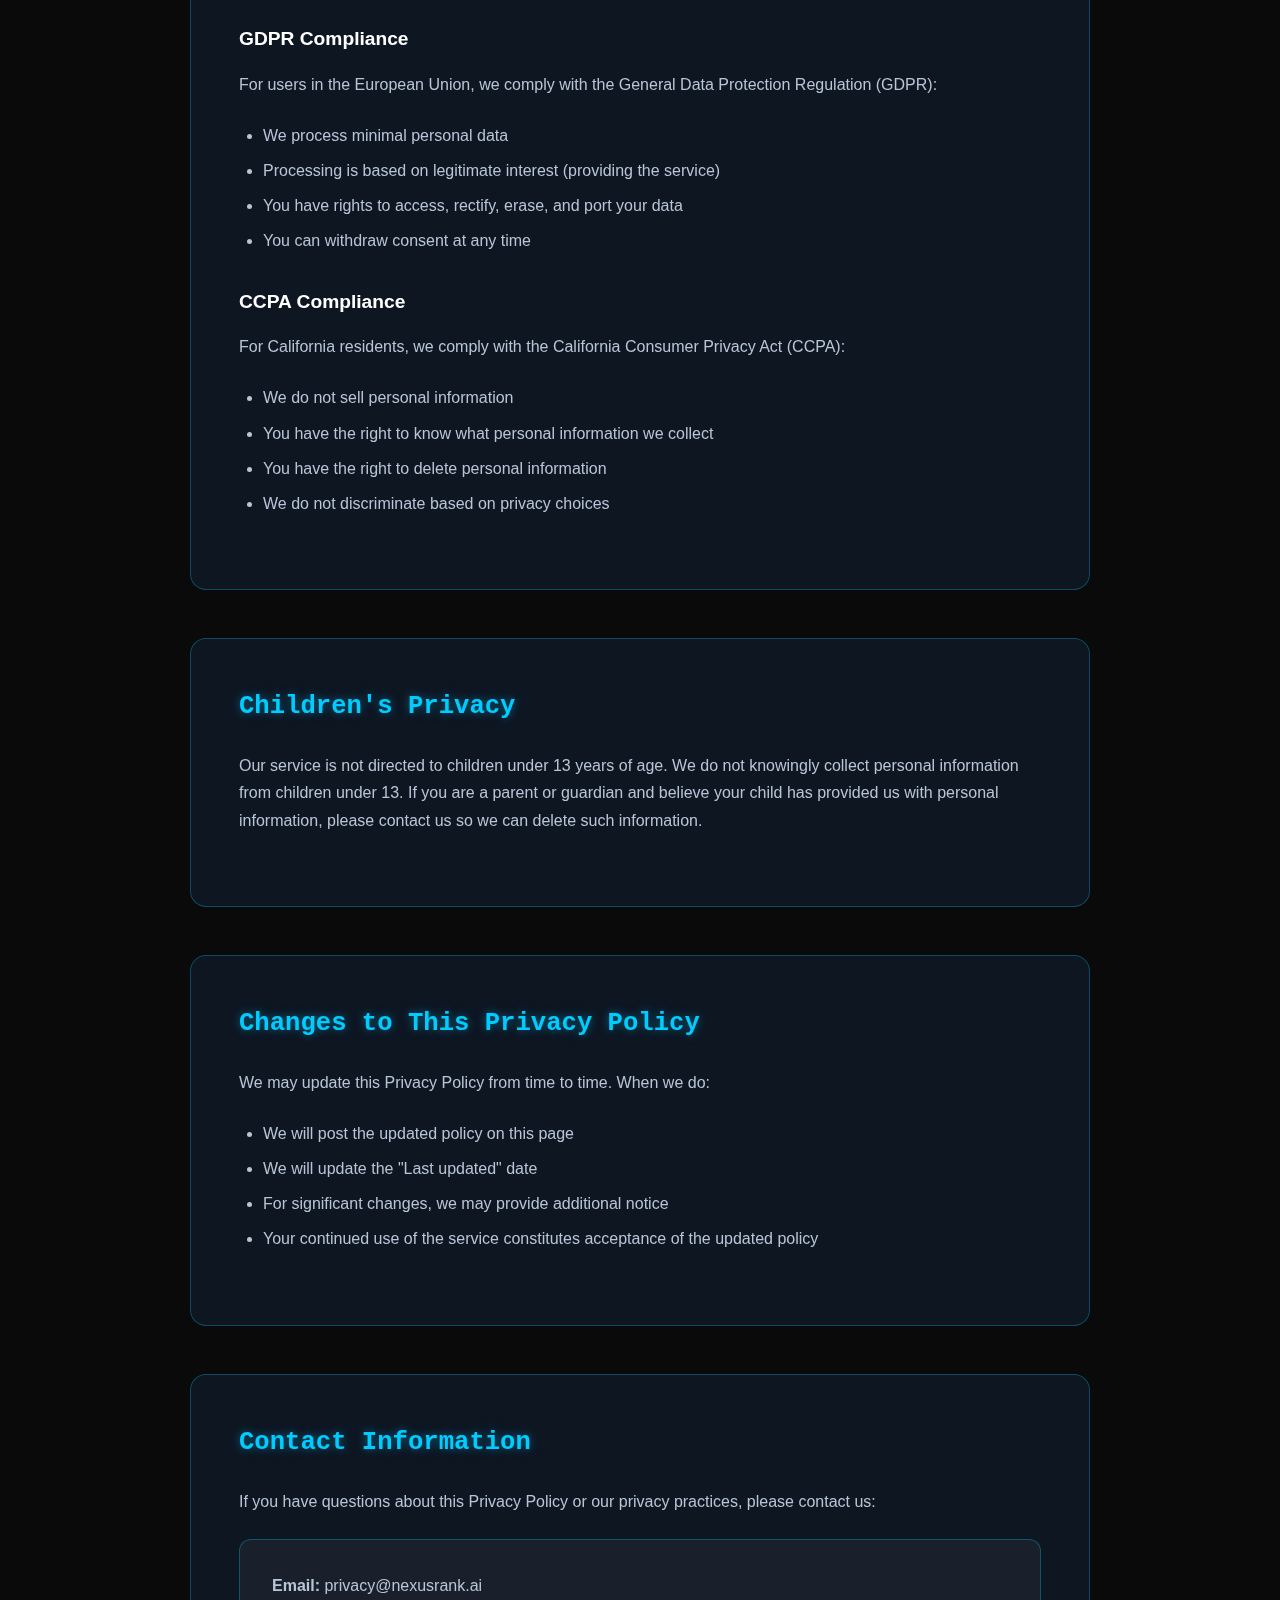
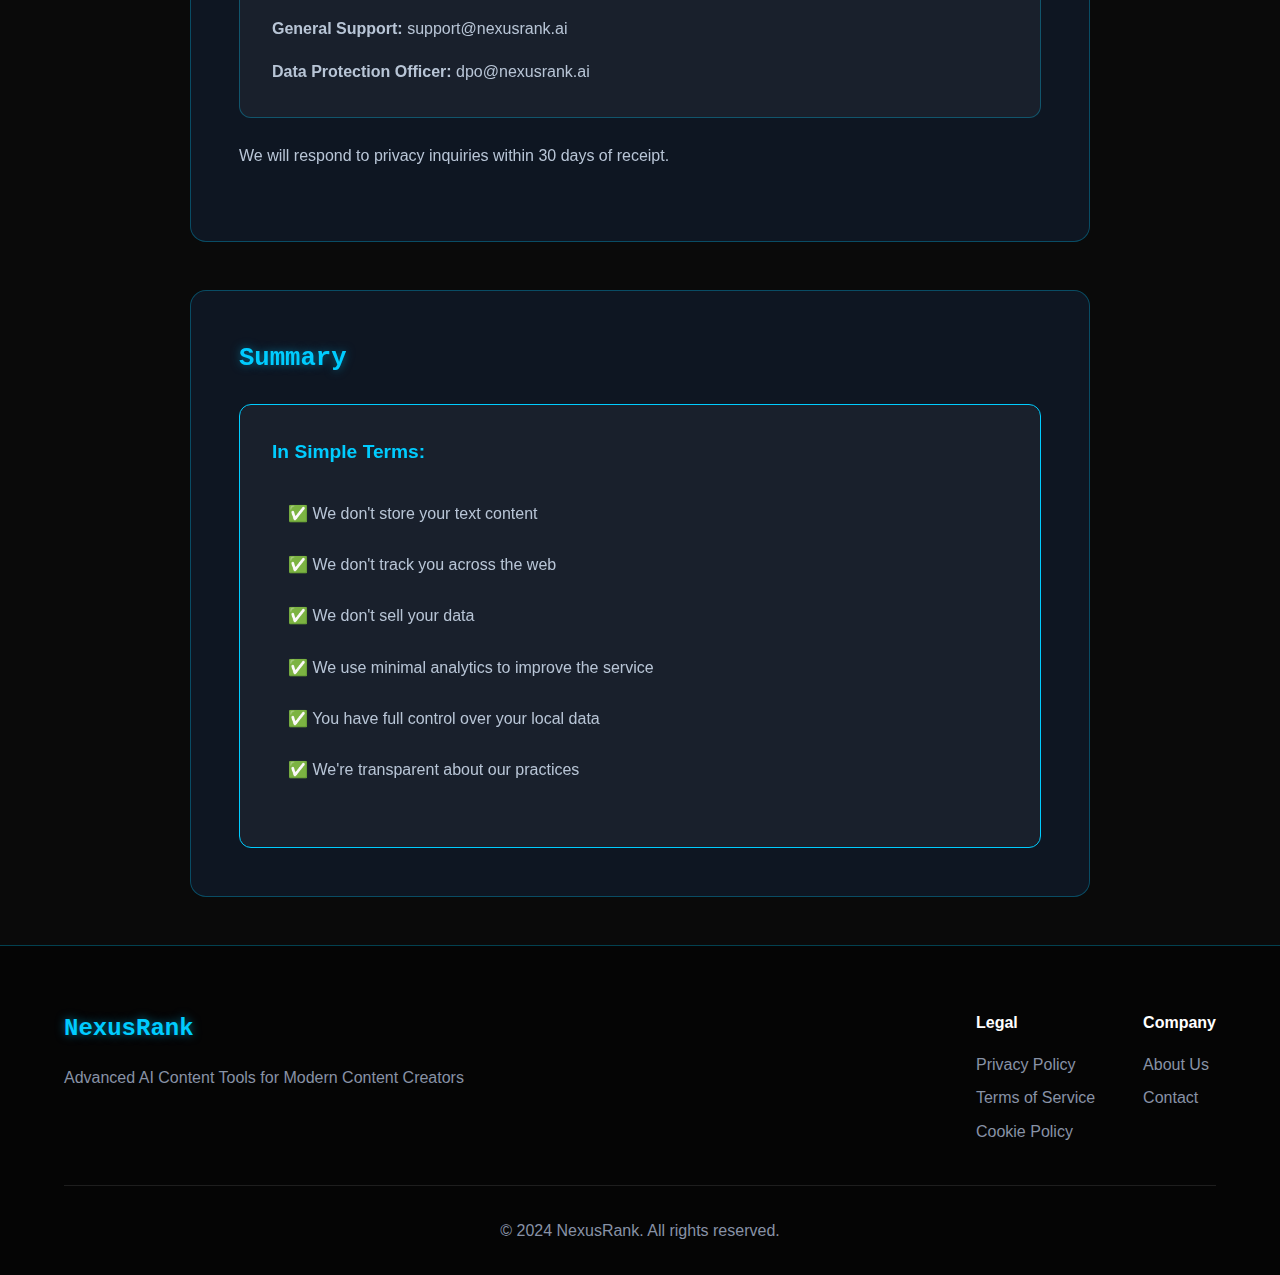
<file: pages/privacy.html>
<!DOCTYPE html>
<html lang="en">
<head>
    <meta charset="UTF-8">
    <meta name="viewport" content="width=device-width, initial-scale=1.0">
    <title>Privacy Policy - NexusRank AI Content Tools</title>
    
    <!-- SEO Meta Tags -->
    <meta name="description" content="NexusRank Privacy Policy - Learn how we protect your data and privacy when using our AI content tools. We never store your text data.">
    <meta name="keywords" content="NexusRank Privacy Policy, Data Protection, AI Tools Privacy">
    <meta name="robots" content="index, follow">
    
    <!-- Open Graph -->
    <meta property="og:title" content="Privacy Policy - NexusRank AI Content Tools">
    <meta property="og:description" content="Learn how NexusRank protects your data and privacy when using our AI content tools.">
    <meta property="og:type" content="website">
    <meta property="og:url" content="https://nexusrank.pages.dev/pages/privacy.html">
    
    <!-- Twitter Cards -->
    <meta name="twitter:card" content="summary">
    <meta name="twitter:title" content="Privacy Policy - NexusRank AI Content Tools">
    <meta name="twitter:description" content="Learn how NexusRank protects your data and privacy when using our AI content tools.">
    
    <!-- PWA -->
    <link rel="manifest" href="/manifest.json">
    <meta name="theme-color" content="#0066ff">
    <link rel="icon" type="image/x-icon" href="/favicon.ico">
    
    <!-- Fonts -->
    <link rel="preconnect" href="https://fonts.googleapis.com">
    <link rel="preconnect" href="https://fonts.gstatic.com" crossorigin>
    <link href="https://fonts.googleapis.com/css2?family=JetBrains+Mono:wght@400;500;700&display=swap" rel="stylesheet">
    
    <!-- Styles -->
    <link rel="stylesheet" href="/css/style.css">
</head>
<body>
    <!-- Navigation -->
    <nav class="navbar">
        <div class="nav-container">
            <div class="nav-logo">
                <a href="/" style="text-decoration: none; color: inherit;">
                    <span class="logo-text">NexusRank</span>
                    <span class="logo-tagline">AI Toolkit</span>
                </a>
            </div>
            <div class="nav-links">
                <a href="/">Home</a>
                <a href="/pages/about.html" target="_blank" rel="noopener noreferrer">About</a>
                <a href="/pages/contact.html" target="_blank" rel="noopener noreferrer">Contact</a>
            </div>
        </div>
    </nav>

    <!-- Main Content -->
    <main class="page-content">
        <div class="container">
            <div class="page-header">
                <h1>Privacy Policy</h1>
                <p class="page-subtitle">Your privacy is important to us. Learn how we protect your data and respect your privacy.</p>
                <p class="last-updated">Last updated: December 26, 2024</p>
            </div>

            <div class="legal-content">
                <section class="legal-section">
                    <h2>Information We Collect</h2>
                    
                    <h3>Text Content</h3>
                    <p>When you use our AI tools, you provide text content for processing. <strong>We do not store, save, or retain any of your text content on our servers.</strong> Your content is processed in real-time and immediately discarded after providing you with the results.</p>
                    
                    <h3>Usage Analytics</h3>
                    <p>We collect minimal, anonymized usage data to improve our services:</p>
                    <ul>
                        <li>Tool usage frequency (which tools are used most often)</li>
                        <li>General performance metrics</li>
                        <li>Error logs (without your content)</li>
                        <li>Browser type and version for compatibility</li>
                    </ul>
                    
                    <h3>Local Storage</h3>
                    <p>We use your browser's local storage to:</p>
                    <ul>
                        <li>Track which tools you've used (for free tier limitations)</li>
                        <li>Store your Pro user login status</li>
                        <li>Remember your preferences</li>
                        <li>Cache the app for offline functionality</li>
                    </ul>
                    <p>This data never leaves your device and is not transmitted to our servers.</p>
                </section>

                <section class="legal-section">
                    <h2>How We Use Your Information</h2>
                    
                    <h3>Text Processing</h3>
                    <p>Your text content is used solely for providing the AI processing service you requested. The processing happens through secure API calls to our AI service providers, and your content is not stored during this process.</p>
                    
                    <h3>Service Improvement</h3>
                    <p>We use anonymized usage analytics to:</p>
                    <ul>
                        <li>Identify and fix technical issues</li>
                        <li>Improve tool performance and accuracy</li>
                        <li>Understand which features are most valuable to users</li>
                        <li>Plan new features and tools</li>
                    </ul>
                </section>

                <section class="legal-section">
                    <h2>Data Security and Protection</h2>
                    
                    <h3>Encryption</h3>
                    <p>All data transmission between your browser and our servers is encrypted using HTTPS/TLS protocols. This ensures that your content cannot be intercepted during processing.</p>
                    
                    <h3>No Data Storage</h3>
                    <p>We implement a "zero data retention" policy for your content:</p>
                    <ul>
                        <li>Text content is processed in memory only</li>
                        <li>No content is written to disk or databases</li>
                        <li>Content is immediately discarded after processing</li>
                        <li>No backup copies are made of your content</li>
                    </ul>
                    
                    <h3>Third-Party AI Providers</h3>
                    <p>We use third-party AI services to process your content. These providers:</p>
                    <ul>
                        <li>Are bound by strict data processing agreements</li>
                        <li>Do not store or retain your content</li>
                        <li>Process content in secure, isolated environments</li>
                        <li>Meet enterprise-grade security standards</li>
                    </ul>
                </section>

                <section class="legal-section">
                    <h2>Cookies and Local Storage</h2>
                    
                    <h3>Essential Functionality</h3>
                    <p>We use local storage and session storage for essential functionality:</p>
                    <ul>
                        <li>Tracking free tier usage (stored locally only)</li>
                        <li>Maintaining your login session</li>
                        <li>Storing app preferences</li>
                        <li>Enabling Progressive Web App features</li>
                    </ul>
                    
                    <h3>No Tracking Cookies</h3>
                    <p>We do not use:</p>
                    <ul>
                        <li>Third-party tracking cookies</li>
                        <li>Advertising cookies</li>
                        <li>Social media tracking pixels</li>
                        <li>Analytics cookies that identify you personally</li>
                    </ul>
                </section>

                <section class="legal-section">
                    <h2>Third-Party Services</h2>
                    
                    <h3>AI Processing</h3>
                    <p>We use external AI services to process your content. These services operate under strict privacy agreements and do not retain your data.</p>
                    
                    <h3>Hosting and Infrastructure</h3>
                    <p>Our application is hosted on Cloudflare Pages and uses Cloudflare Workers for processing. Cloudflare's privacy policy applies to the infrastructure services they provide.</p>
                    
                    <h3>Payment Processing</h3>
                    <p>If you choose to support us through Patreon, their privacy policy governs the collection and use of payment information. We do not have access to your payment details.</p>
                </section>

                <section class="legal-section">
                    <h2>Your Rights and Choices</h2>
                    
                    <h3>Data Control</h3>
                    <p>You have complete control over your data:</p>
                    <ul>
                        <li>You can clear local storage at any time through your browser settings</li>
                        <li>You can use private/incognito browsing to avoid any local storage</li>
                        <li>You can stop using the service at any time</li>
                        <li>You can contact us to request information about what data we have (which is minimal)</li>
                    </ul>
                    
                    <h3>Opt-Out Options</h3>
                    <p>You can:</p>
                    <ul>
                        <li>Disable JavaScript to prevent local storage usage</li>
                        <li>Use browser extensions that block local storage</li>
                        <li>Clear your browser data regularly</li>
                        <li>Contact us if you have concerns about data usage</li>
                    </ul>
                </section>

                <section class="legal-section">
                    <h2>International Users</h2>
                    
                    <h3>Global Service</h3>
                    <p>NexusRank is available globally. Our servers are distributed worldwide through Cloudflare's network to provide fast, reliable service.</p>
                    
                    <h3>GDPR Compliance</h3>
                    <p>For users in the European Union, we comply with the General Data Protection Regulation (GDPR):</p>
                    <ul>
                        <li>We process minimal personal data</li>
                        <li>Processing is based on legitimate interest (providing the service)</li>
                        <li>You have rights to access, rectify, erase, and port your data</li>
                        <li>You can withdraw consent at any time</li>
                    </ul>
                    
                    <h3>CCPA Compliance</h3>
                    <p>For California residents, we comply with the California Consumer Privacy Act (CCPA):</p>
                    <ul>
                        <li>We do not sell personal information</li>
                        <li>You have the right to know what personal information we collect</li>
                        <li>You have the right to delete personal information</li>
                        <li>We do not discriminate based on privacy choices</li>
                    </ul>
                </section>

                <section class="legal-section">
                    <h2>Children's Privacy</h2>
                    <p>Our service is not directed to children under 13 years of age. We do not knowingly collect personal information from children under 13. If you are a parent or guardian and believe your child has provided us with personal information, please contact us so we can delete such information.</p>
                </section>

                <section class="legal-section">
                    <h2>Changes to This Privacy Policy</h2>
                    <p>We may update this Privacy Policy from time to time. When we do:</p>
                    <ul>
                        <li>We will post the updated policy on this page</li>
                        <li>We will update the "Last updated" date</li>
                        <li>For significant changes, we may provide additional notice</li>
                        <li>Your continued use of the service constitutes acceptance of the updated policy</li>
                    </ul>
                </section>

                <section class="legal-section">
                    <h2>Contact Information</h2>
                    <p>If you have questions about this Privacy Policy or our privacy practices, please contact us:</p>
                    
                    <div class="contact-info">
                        <p><strong>Email:</strong> privacy@nexusrank.ai</p>
                        <p><strong>General Support:</strong> support@nexusrank.ai</p>
                        <p><strong>Data Protection Officer:</strong> dpo@nexusrank.ai</p>
                    </div>
                    
                    <p>We will respond to privacy inquiries within 30 days of receipt.</p>
                </section>

                <section class="legal-section">
                    <h2>Summary</h2>
                    <div class="privacy-summary">
                        <h3>In Simple Terms:</h3>
                        <ul>
                            <li>✅ We don't store your text content</li>
                            <li>✅ We don't track you across the web</li>
                            <li>✅ We don't sell your data</li>
                            <li>✅ We use minimal analytics to improve the service</li>
                            <li>✅ You have full control over your local data</li>
                            <li>✅ We're transparent about our practices</li>
                        </ul>
                    </div>
                </section>
            </div>
        </div>
    </main>

    <!-- Footer -->
    <footer class="footer">
        <div class="container">
            <div class="footer-content">
                <div class="footer-brand">
                    <h3>NexusRank</h3>
                    <p>Advanced AI Content Tools for Modern Content Creators</p>
                </div>
                <div class="footer-links">
                    <div class="link-group">
                        <h4>Legal</h4>
                        <ul>
                            <li><a href="/pages/privacy.html" target="_blank" rel="noopener noreferrer">Privacy Policy</a></li>
                            <li><a href="/pages/terms.html" target="_blank" rel="noopener noreferrer">Terms of Service</a></li>
                            <li><a href="/pages/cookie-policy.html" target="_blank" rel="noopener noreferrer">Cookie Policy</a></li>
                        </ul>
                    </div>
                    <div class="link-group">
                        <h4>Company</h4>
                        <ul>
                            <li><a href="/pages/about.html" target="_blank" rel="noopener noreferrer">About Us</a></li>
                            <li><a href="/pages/contact.html" target="_blank" rel="noopener noreferrer">Contact</a></li>
                        </ul>
                    </div>
                </div>
            </div>
            <div class="footer-bottom">
                <p>&copy; 2024 NexusRank. All rights reserved.</p>
            </div>
        </div>
    </footer>

    <style>
        /* Legal page specific styles */
        .last-updated {
            color: var(--text-muted);
            font-style: italic;
            margin-top: var(--spacing-sm);
        }

        .legal-content {
            max-width: 900px;
            margin: 0 auto;
        }

        .legal-section {
            background: var(--card-bg);
            border: 1px solid var(--border-color);
            border-radius: var(--radius-lg);
            padding: var(--spacing-xl);
            margin-bottom: var(--spacing-xl);
            backdrop-filter: blur(20px);
        }

        .legal-section h2 {
            font-family: var(--font-mono);
            color: var(--neon-blue);
            font-size: 1.6rem;
            margin-bottom: var(--spacing-md);
            text-shadow: var(--shadow-text);
        }

        .legal-section h3 {
            color: var(--text-primary);
            font-size: 1.2rem;
            margin: var(--spacing-lg) 0 var(--spacing-sm) 0;
        }

        .legal-section h3:first-of-type {
            margin-top: 0;
        }

        .legal-section p {
            color: var(--text-secondary);
            line-height: 1.7;
            margin-bottom: var(--spacing-md);
        }

        .legal-section ul {
            color: var(--text-secondary);
            line-height: 1.7;
            margin-left: var(--spacing-md);
            margin-bottom: var(--spacing-md);
        }

        .legal-section li {
            margin-bottom: var(--spacing-xs);
        }

        .contact-info {
            background: var(--glass-bg);
            border: 1px solid var(--border-color);
            border-radius: var(--radius-md);
            padding: var(--spacing-lg);
            margin: var(--spacing-md) 0;
        }

        .contact-info p {
            margin-bottom: var(--spacing-sm);
        }

        .contact-info p:last-child {
            margin-bottom: 0;
        }

        .privacy-summary {
            background: var(--glass-bg);
            border: 1px solid var(--neon-blue);
            border-radius: var(--radius-md);
            padding: var(--spacing-lg);
            margin-top: var(--spacing-md);
        }

        .privacy-summary h3 {
            color: var(--neon-blue);
            margin-bottom: var(--spacing-md);
        }

        .privacy-summary ul {
            margin-left: 0;
            list-style: none;
        }

        .privacy-summary li {
            padding: var(--spacing-xs) 0;
            display: flex;
            align-items: center;
        }

        .privacy-summary li:before {
            content: attr(data-icon);
            margin-right: var(--spacing-sm);
            font-weight: bold;
        }

        @media (max-width: 768px) {
            .legal-section {
                padding: var(--spacing-md);
            }
        }
    </style>
</body>
</html>
</file>
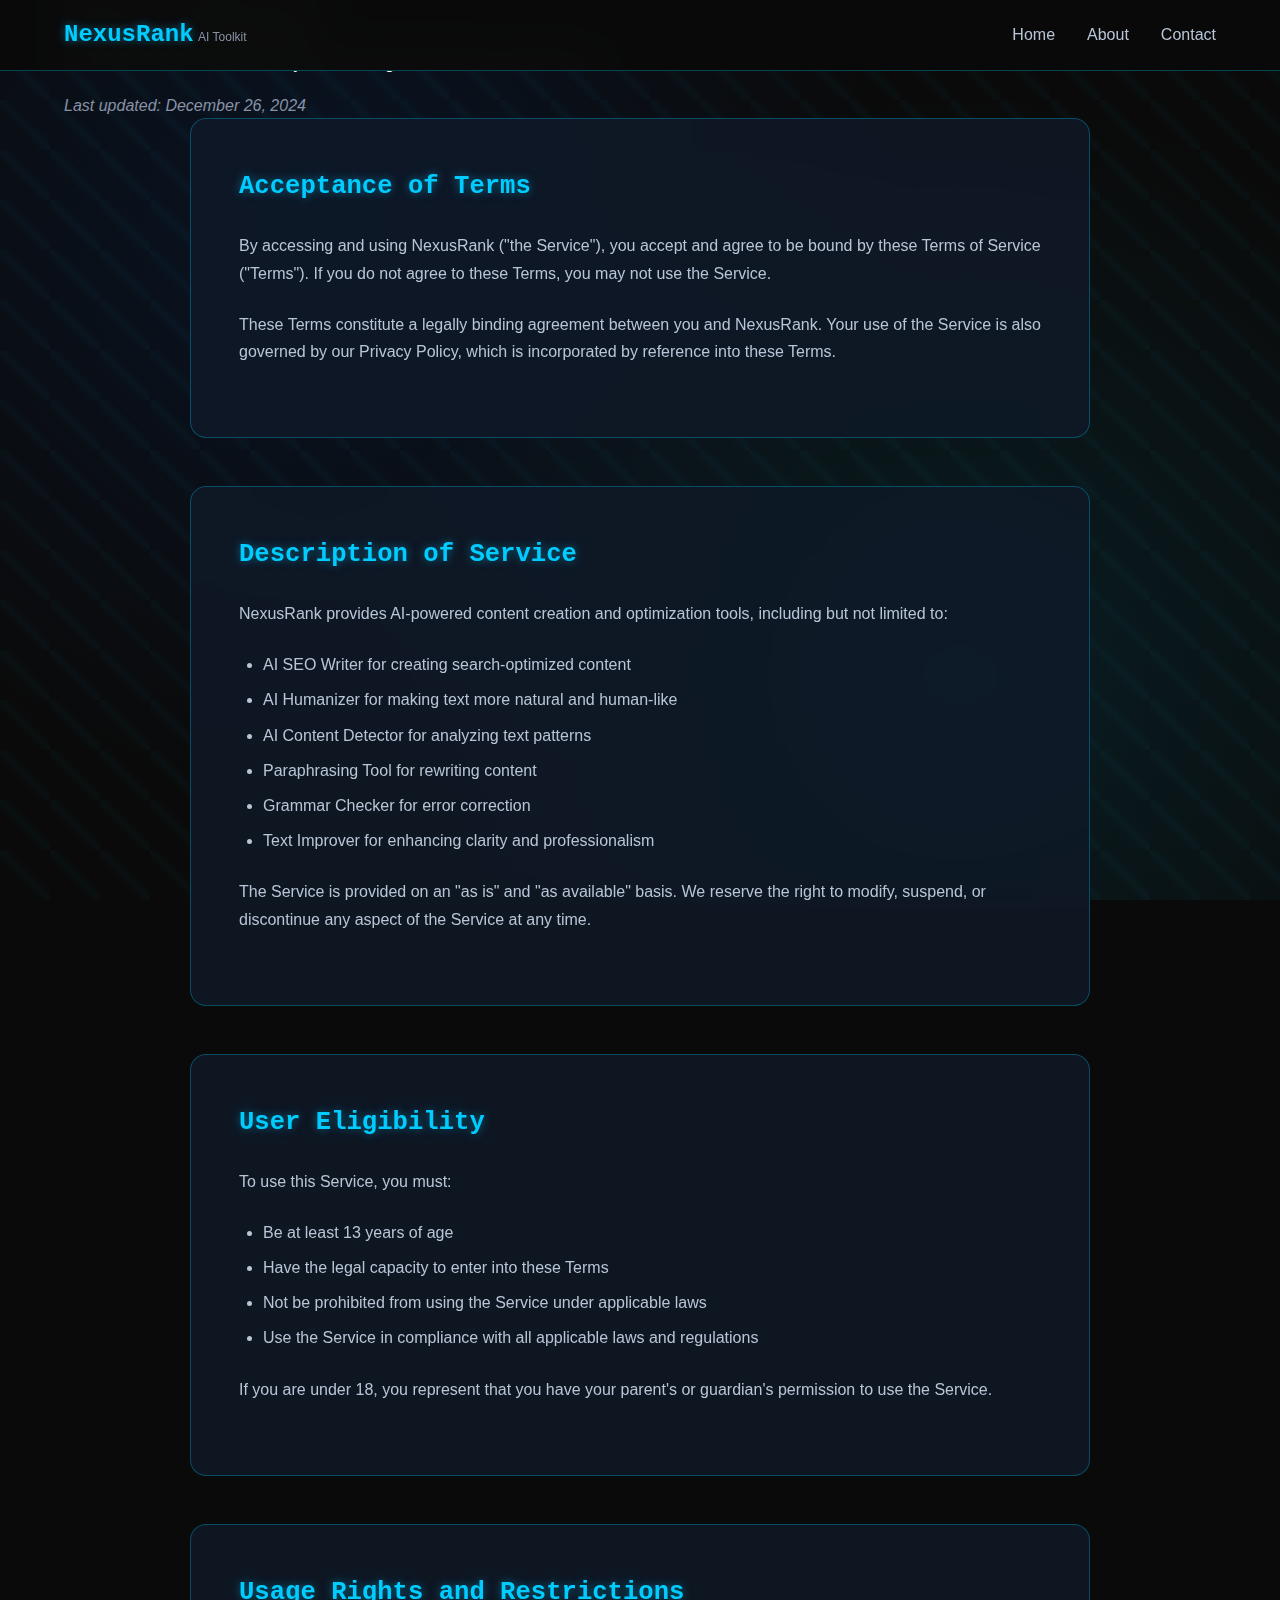
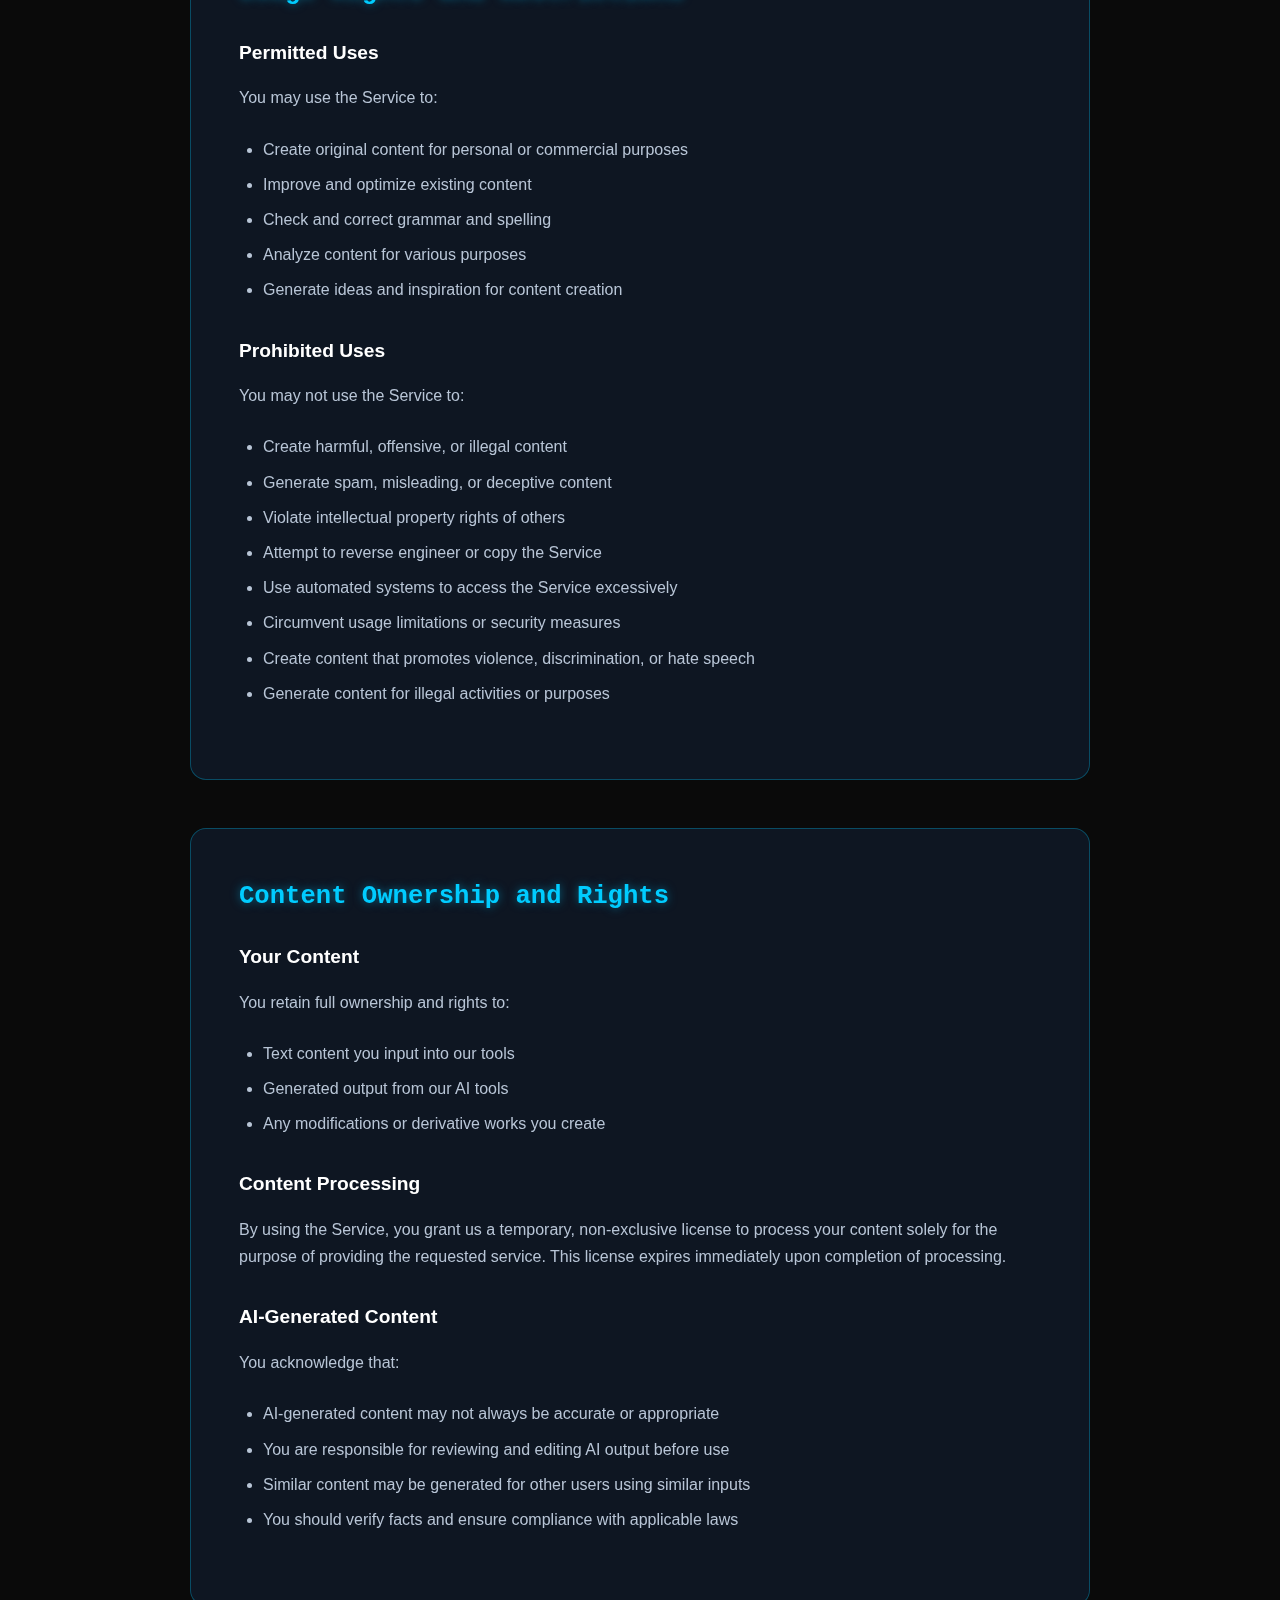
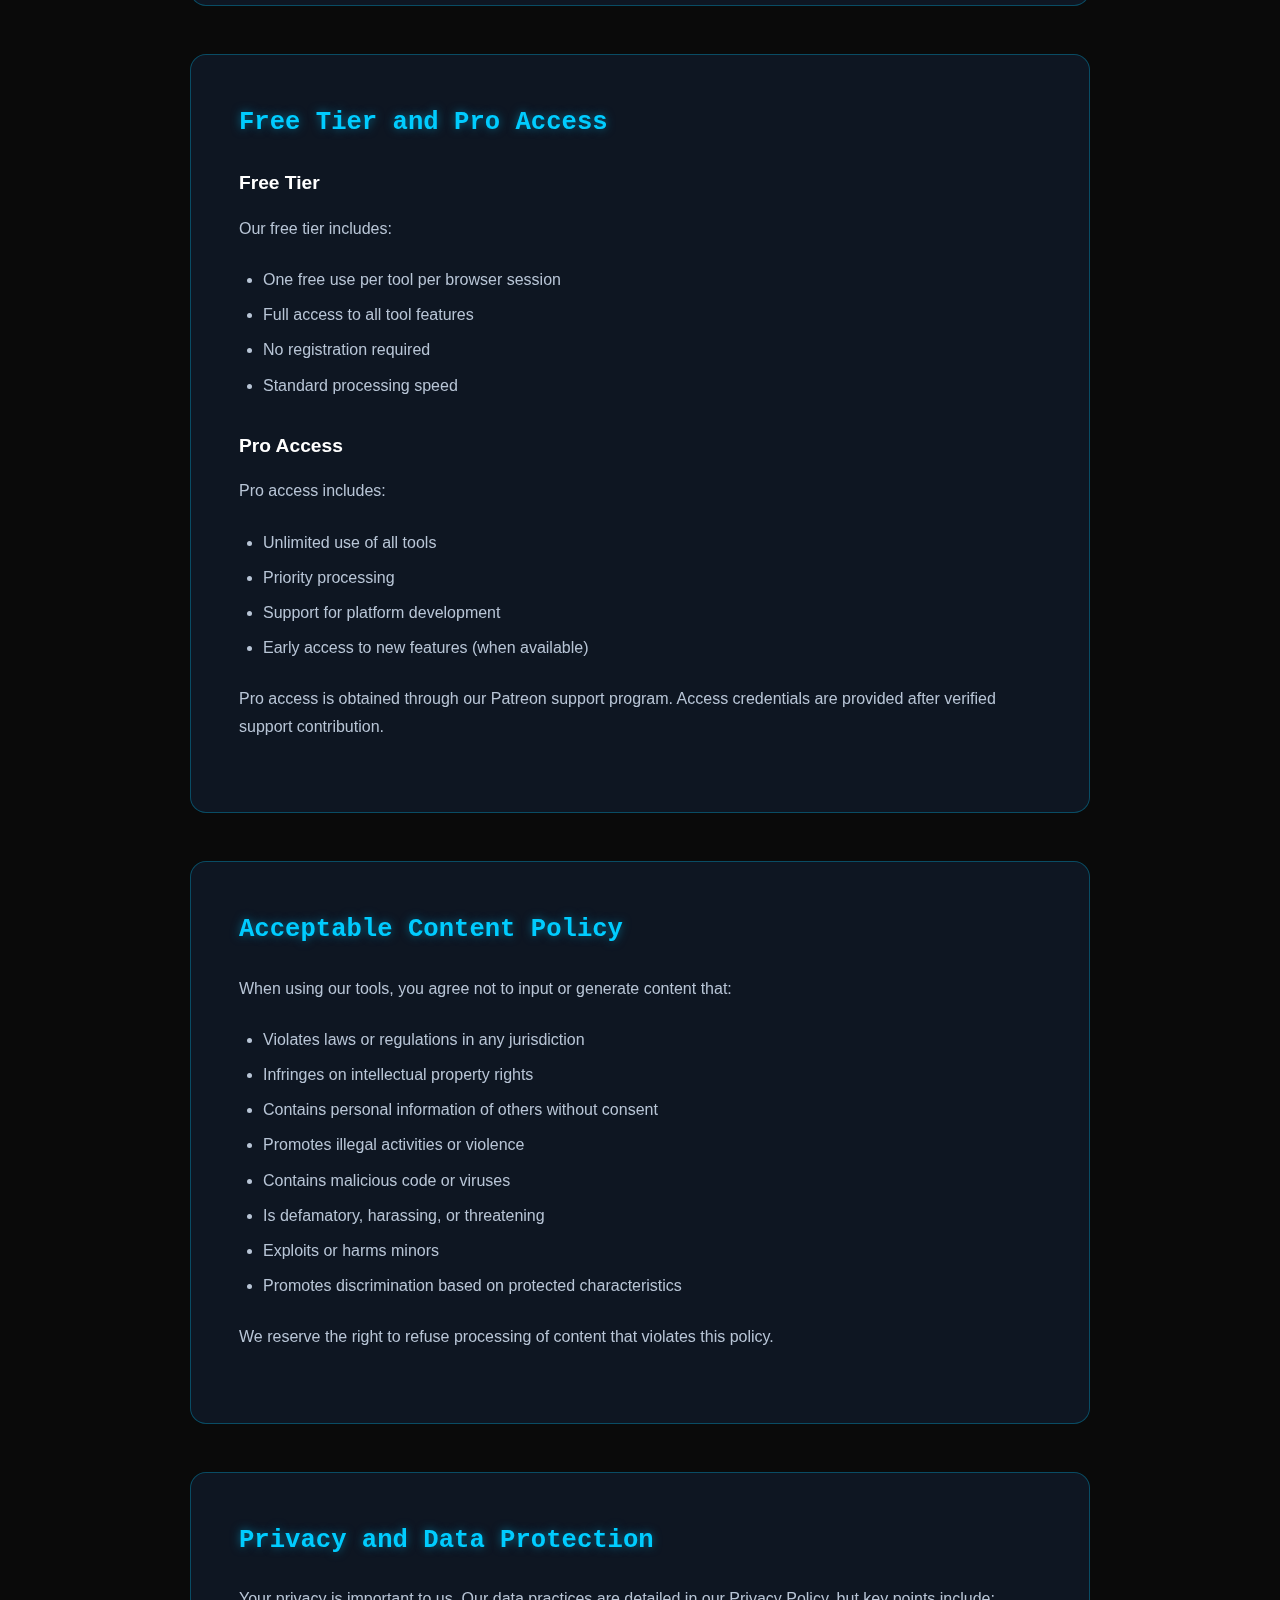
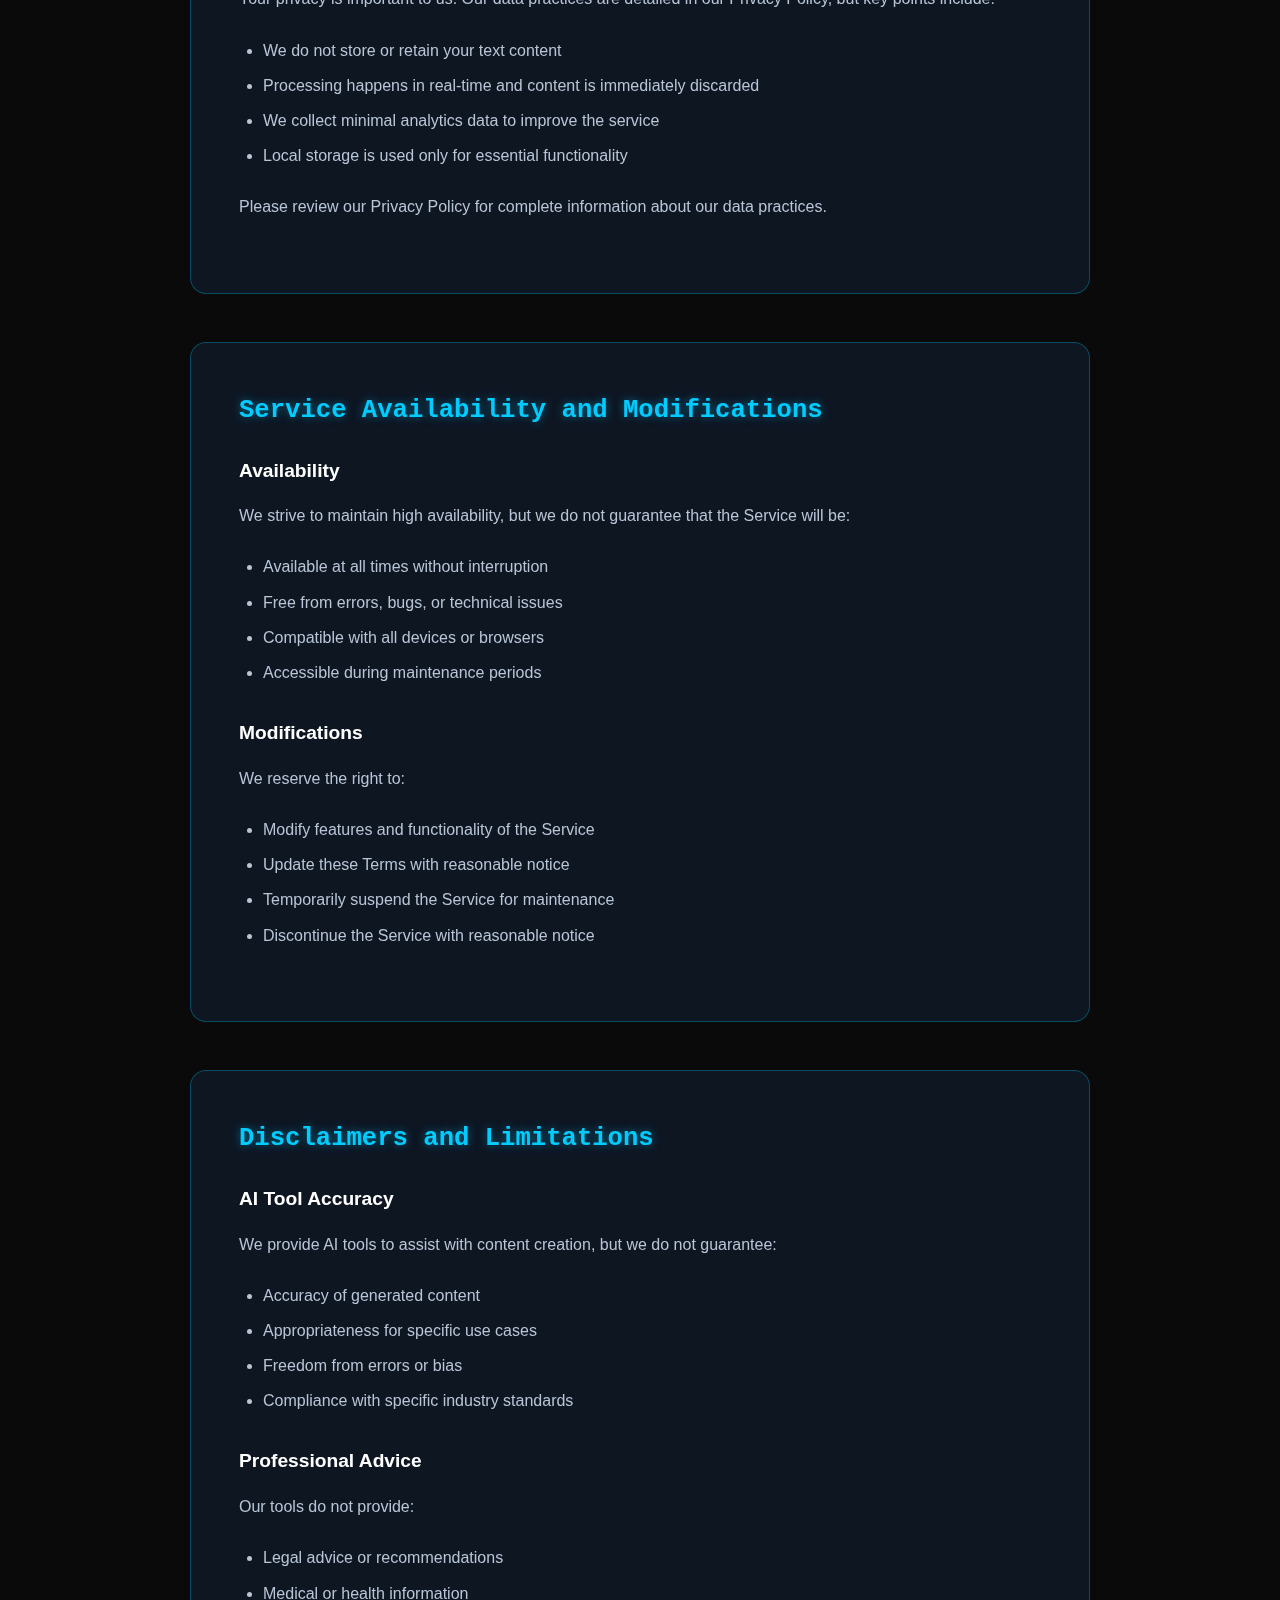
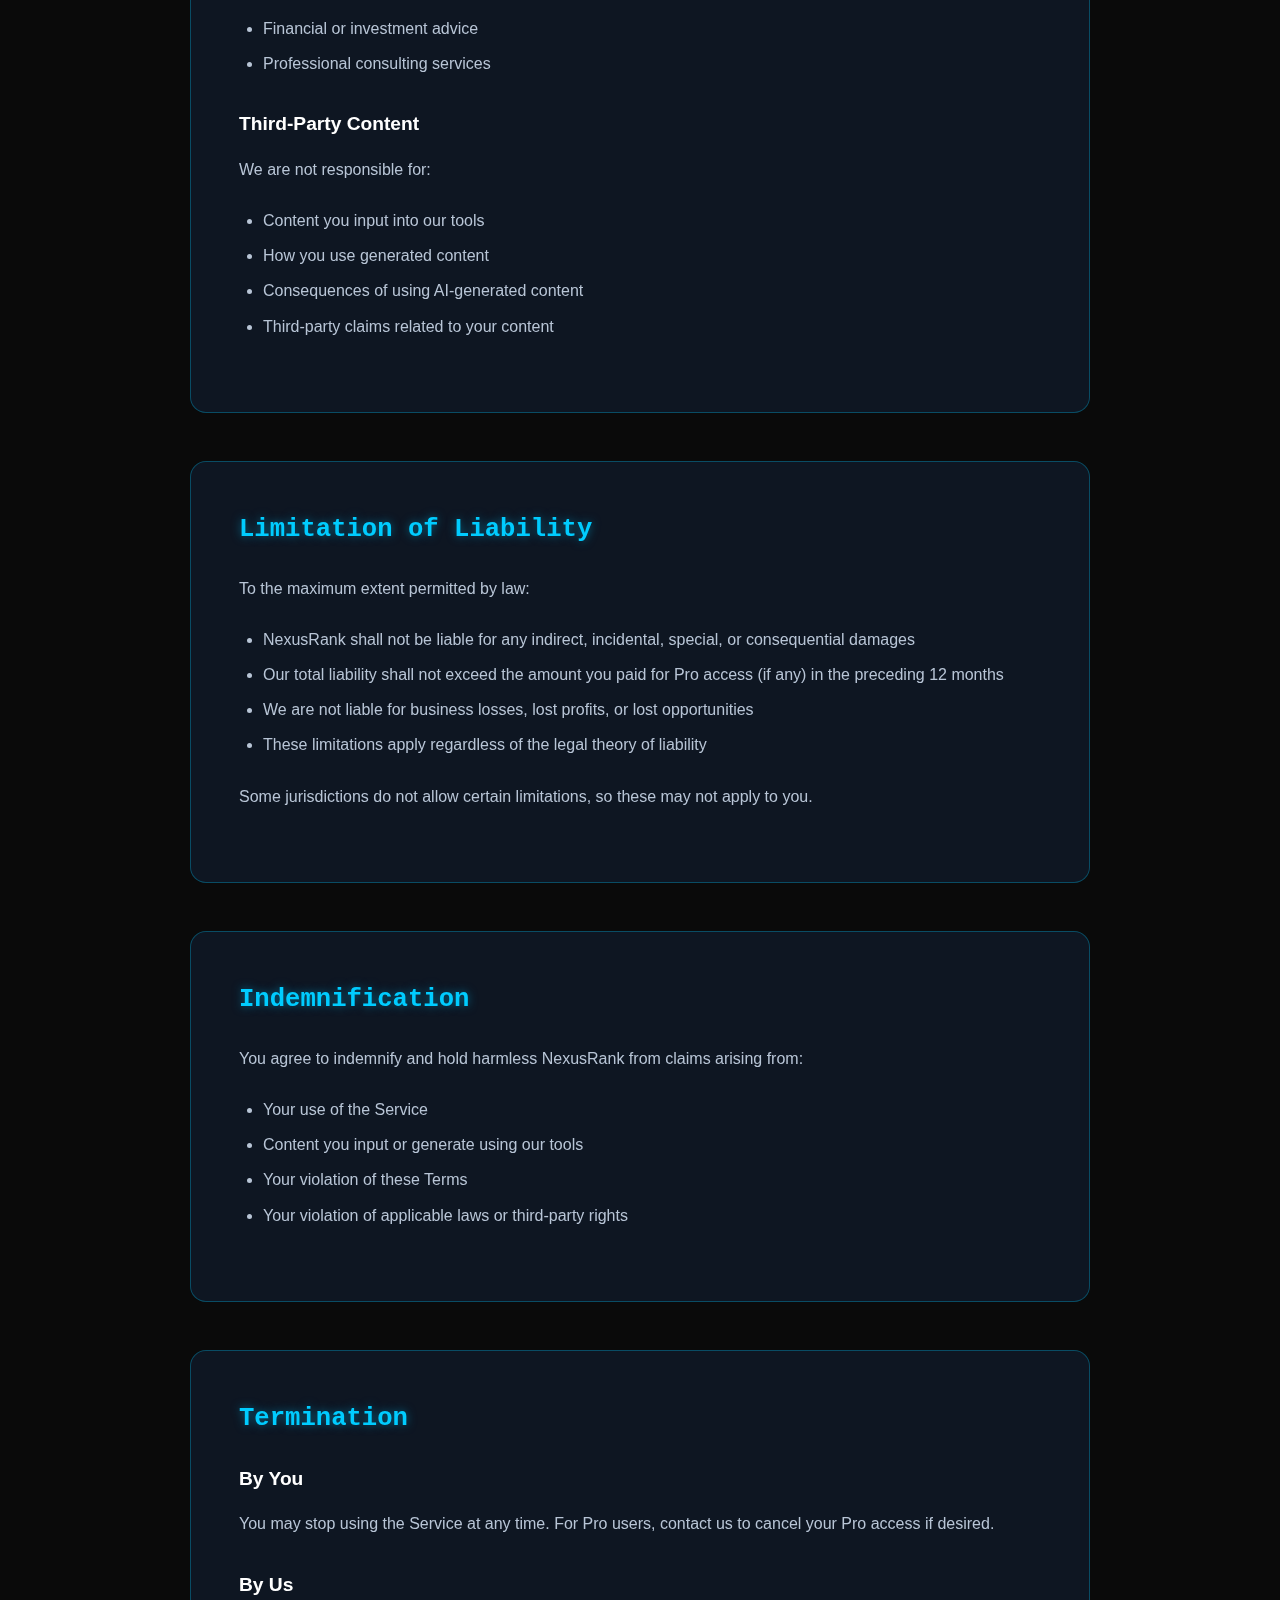
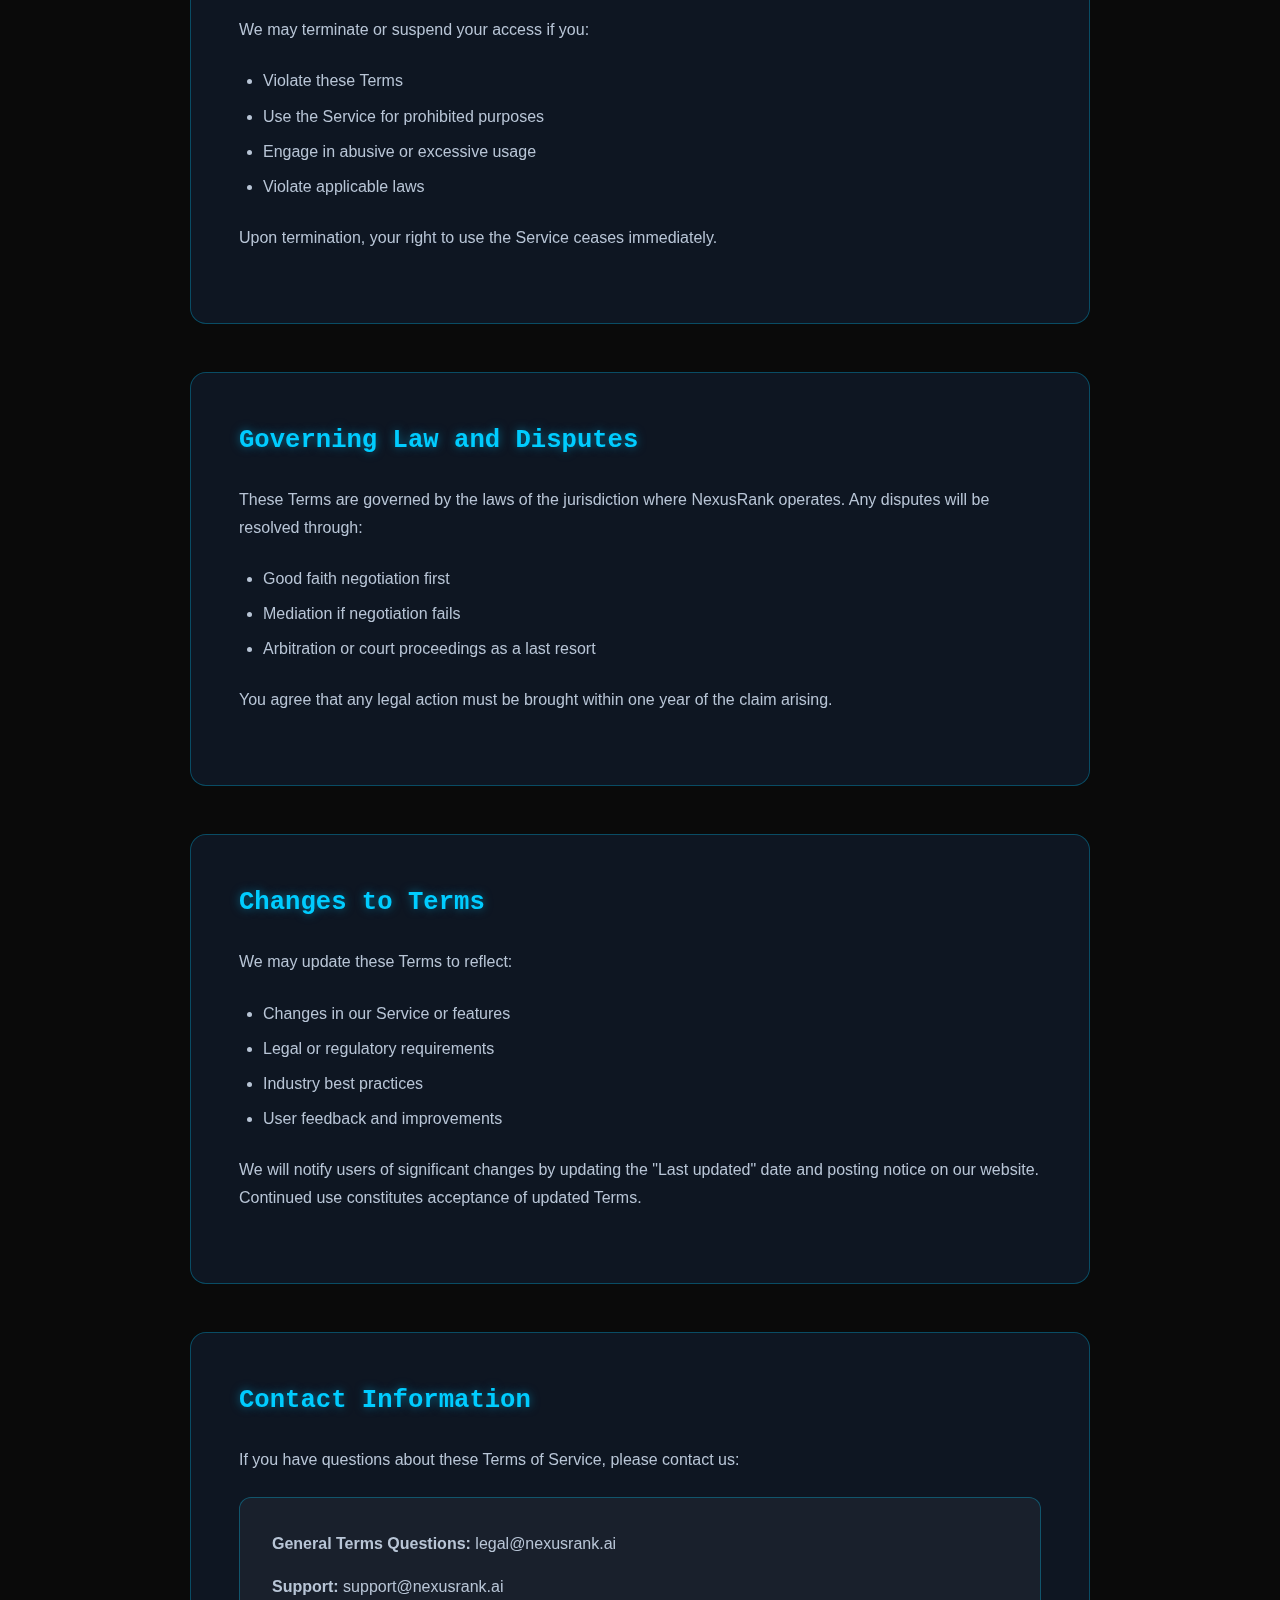
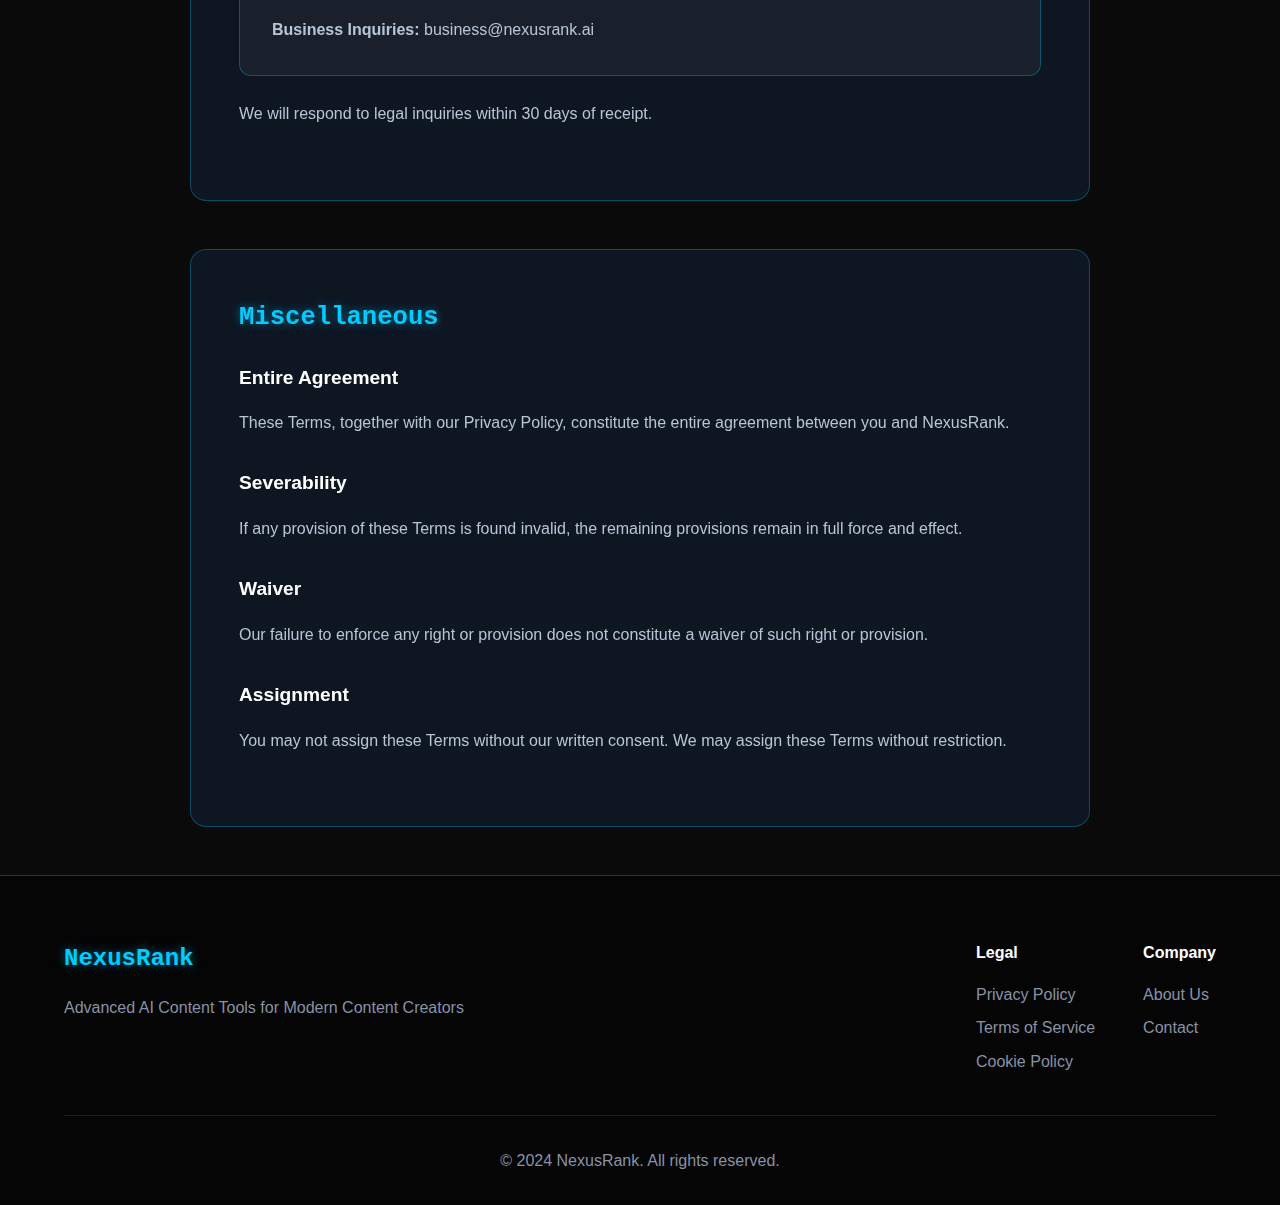
<file: pages/terms.html>
<!DOCTYPE html>
<html lang="en">
<head>
    <meta charset="UTF-8">
    <meta name="viewport" content="width=device-width, initial-scale=1.0">
    <title>Terms of Service - NexusRank AI Content Tools</title>
    
    <!-- SEO Meta Tags -->
    <meta name="description" content="NexusRank Terms of Service - Read our terms and conditions for using our AI content tools including usage rights and limitations.">
    <meta name="keywords" content="NexusRank Terms of Service, AI Tools Terms, Content Creation Terms">
    <meta name="robots" content="index, follow">
    
    <!-- Open Graph -->
    <meta property="og:title" content="Terms of Service - NexusRank AI Content Tools">
    <meta property="og:description" content="Read NexusRank's terms and conditions for using our AI content tools.">
    <meta property="og:type" content="website">
    <meta property="og:url" content="https://nexusrank.pages.dev/pages/terms.html">
    
    <!-- Twitter Cards -->
    <meta name="twitter:card" content="summary">
    <meta name="twitter:title" content="Terms of Service - NexusRank AI Content Tools">
    <meta name="twitter:description" content="Read NexusRank's terms and conditions for using our AI content tools.">
    
    <!-- PWA -->
    <link rel="manifest" href="/manifest.json">
    <meta name="theme-color" content="#0066ff">
    <link rel="icon" type="image/x-icon" href="/favicon.ico">
    
    <!-- Fonts -->
    <link rel="preconnect" href="https://fonts.googleapis.com">
    <link rel="preconnect" href="https://fonts.gstatic.com" crossorigin>
    <link href="https://fonts.googleapis.com/css2?family=JetBrains+Mono:wght@400;500;700&display=swap" rel="stylesheet">
    
    <!-- Styles -->
    <link rel="stylesheet" href="/css/style.css">
</head>
<body>
    <!-- Navigation -->
    <nav class="navbar">
        <div class="nav-container">
            <div class="nav-logo">
                <a href="/" style="text-decoration: none; color: inherit;">
                    <span class="logo-text">NexusRank</span>
                    <span class="logo-tagline">AI Toolkit</span>
                </a>
            </div>
            <div class="nav-links">
                <a href="/">Home</a>
                <a href="/pages/about.html" target="_blank" rel="noopener noreferrer">About</a>
                <a href="/pages/contact.html" target="_blank" rel="noopener noreferrer">Contact</a>
            </div>
        </div>
    </nav>

    <!-- Main Content -->
    <main class="page-content">
        <div class="container">
            <div class="page-header">
                <h1>Terms of Service</h1>
                <p class="page-subtitle">Please read these terms carefully before using NexusRank AI content tools.</p>
                <p class="last-updated">Last updated: December 26, 2024</p>
            </div>

            <div class="legal-content">
                <section class="legal-section">
                    <h2>Acceptance of Terms</h2>
                    <p>By accessing and using NexusRank ("the Service"), you accept and agree to be bound by these Terms of Service ("Terms"). If you do not agree to these Terms, you may not use the Service.</p>
                    
                    <p>These Terms constitute a legally binding agreement between you and NexusRank. Your use of the Service is also governed by our Privacy Policy, which is incorporated by reference into these Terms.</p>
                </section>

                <section class="legal-section">
                    <h2>Description of Service</h2>
                    <p>NexusRank provides AI-powered content creation and optimization tools, including but not limited to:</p>
                    <ul>
                        <li>AI SEO Writer for creating search-optimized content</li>
                        <li>AI Humanizer for making text more natural and human-like</li>
                        <li>AI Content Detector for analyzing text patterns</li>
                        <li>Paraphrasing Tool for rewriting content</li>
                        <li>Grammar Checker for error correction</li>
                        <li>Text Improver for enhancing clarity and professionalism</li>
                    </ul>
                    
                    <p>The Service is provided on an "as is" and "as available" basis. We reserve the right to modify, suspend, or discontinue any aspect of the Service at any time.</p>
                </section>

                <section class="legal-section">
                    <h2>User Eligibility</h2>
                    <p>To use this Service, you must:</p>
                    <ul>
                        <li>Be at least 13 years of age</li>
                        <li>Have the legal capacity to enter into these Terms</li>
                        <li>Not be prohibited from using the Service under applicable laws</li>
                        <li>Use the Service in compliance with all applicable laws and regulations</li>
                    </ul>
                    
                    <p>If you are under 18, you represent that you have your parent's or guardian's permission to use the Service.</p>
                </section>

                <section class="legal-section">
                    <h2>Usage Rights and Restrictions</h2>
                    
                    <h3>Permitted Uses</h3>
                    <p>You may use the Service to:</p>
                    <ul>
                        <li>Create original content for personal or commercial purposes</li>
                        <li>Improve and optimize existing content</li>
                        <li>Check and correct grammar and spelling</li>
                        <li>Analyze content for various purposes</li>
                        <li>Generate ideas and inspiration for content creation</li>
                    </ul>
                    
                    <h3>Prohibited Uses</h3>
                    <p>You may not use the Service to:</p>
                    <ul>
                        <li>Create harmful, offensive, or illegal content</li>
                        <li>Generate spam, misleading, or deceptive content</li>
                        <li>Violate intellectual property rights of others</li>
                        <li>Attempt to reverse engineer or copy the Service</li>
                        <li>Use automated systems to access the Service excessively</li>
                        <li>Circumvent usage limitations or security measures</li>
                        <li>Create content that promotes violence, discrimination, or hate speech</li>
                        <li>Generate content for illegal activities or purposes</li>
                    </ul>
                </section>

                <section class="legal-section">
                    <h2>Content Ownership and Rights</h2>
                    
                    <h3>Your Content</h3>
                    <p>You retain full ownership and rights to:</p>
                    <ul>
                        <li>Text content you input into our tools</li>
                        <li>Generated output from our AI tools</li>
                        <li>Any modifications or derivative works you create</li>
                    </ul>
                    
                    <h3>Content Processing</h3>
                    <p>By using the Service, you grant us a temporary, non-exclusive license to process your content solely for the purpose of providing the requested service. This license expires immediately upon completion of processing.</p>
                    
                    <h3>AI-Generated Content</h3>
                    <p>You acknowledge that:</p>
                    <ul>
                        <li>AI-generated content may not always be accurate or appropriate</li>
                        <li>You are responsible for reviewing and editing AI output before use</li>
                        <li>Similar content may be generated for other users using similar inputs</li>
                        <li>You should verify facts and ensure compliance with applicable laws</li>
                    </ul>
                </section>

                <section class="legal-section">
                    <h2>Free Tier and Pro Access</h2>
                    
                    <h3>Free Tier</h3>
                    <p>Our free tier includes:</p>
                    <ul>
                        <li>One free use per tool per browser session</li>
                        <li>Full access to all tool features</li>
                        <li>No registration required</li>
                        <li>Standard processing speed</li>
                    </ul>
                    
                    <h3>Pro Access</h3>
                    <p>Pro access includes:</p>
                    <ul>
                        <li>Unlimited use of all tools</li>
                        <li>Priority processing</li>
                        <li>Support for platform development</li>
                        <li>Early access to new features (when available)</li>
                    </ul>
                    
                    <p>Pro access is obtained through our Patreon support program. Access credentials are provided after verified support contribution.</p>
                </section>

                <section class="legal-section">
                    <h2>Acceptable Content Policy</h2>
                    <p>When using our tools, you agree not to input or generate content that:</p>
                    <ul>
                        <li>Violates laws or regulations in any jurisdiction</li>
                        <li>Infringes on intellectual property rights</li>
                        <li>Contains personal information of others without consent</li>
                        <li>Promotes illegal activities or violence</li>
                        <li>Contains malicious code or viruses</li>
                        <li>Is defamatory, harassing, or threatening</li>
                        <li>Exploits or harms minors</li>
                        <li>Promotes discrimination based on protected characteristics</li>
                    </ul>
                    
                    <p>We reserve the right to refuse processing of content that violates this policy.</p>
                </section>

                <section class="legal-section">
                    <h2>Privacy and Data Protection</h2>
                    <p>Your privacy is important to us. Our data practices are detailed in our Privacy Policy, but key points include:</p>
                    <ul>
                        <li>We do not store or retain your text content</li>
                        <li>Processing happens in real-time and content is immediately discarded</li>
                        <li>We collect minimal analytics data to improve the service</li>
                        <li>Local storage is used only for essential functionality</li>
                    </ul>
                    
                    <p>Please review our Privacy Policy for complete information about our data practices.</p>
                </section>

                <section class="legal-section">
                    <h2>Service Availability and Modifications</h2>
                    
                    <h3>Availability</h3>
                    <p>We strive to maintain high availability, but we do not guarantee that the Service will be:</p>
                    <ul>
                        <li>Available at all times without interruption</li>
                        <li>Free from errors, bugs, or technical issues</li>
                        <li>Compatible with all devices or browsers</li>
                        <li>Accessible during maintenance periods</li>
                    </ul>
                    
                    <h3>Modifications</h3>
                    <p>We reserve the right to:</p>
                    <ul>
                        <li>Modify features and functionality of the Service</li>
                        <li>Update these Terms with reasonable notice</li>
                        <li>Temporarily suspend the Service for maintenance</li>
                        <li>Discontinue the Service with reasonable notice</li>
                    </ul>
                </section>

                <section class="legal-section">
                    <h2>Disclaimers and Limitations</h2>
                    
                    <h3>AI Tool Accuracy</h3>
                    <p>We provide AI tools to assist with content creation, but we do not guarantee:</p>
                    <ul>
                        <li>Accuracy of generated content</li>
                        <li>Appropriateness for specific use cases</li>
                        <li>Freedom from errors or bias</li>
                        <li>Compliance with specific industry standards</li>
                    </ul>
                    
                    <h3>Professional Advice</h3>
                    <p>Our tools do not provide:</p>
                    <ul>
                        <li>Legal advice or recommendations</li>
                        <li>Medical or health information</li>
                        <li>Financial or investment advice</li>
                        <li>Professional consulting services</li>
                    </ul>
                    
                    <h3>Third-Party Content</h3>
                    <p>We are not responsible for:</p>
                    <ul>
                        <li>Content you input into our tools</li>
                        <li>How you use generated content</li>
                        <li>Consequences of using AI-generated content</li>
                        <li>Third-party claims related to your content</li>
                    </ul>
                </section>

                <section class="legal-section">
                    <h2>Limitation of Liability</h2>
                    <p>To the maximum extent permitted by law:</p>
                    <ul>
                        <li>NexusRank shall not be liable for any indirect, incidental, special, or consequential damages</li>
                        <li>Our total liability shall not exceed the amount you paid for Pro access (if any) in the preceding 12 months</li>
                        <li>We are not liable for business losses, lost profits, or lost opportunities</li>
                        <li>These limitations apply regardless of the legal theory of liability</li>
                    </ul>
                    
                    <p>Some jurisdictions do not allow certain limitations, so these may not apply to you.</p>
                </section>

                <section class="legal-section">
                    <h2>Indemnification</h2>
                    <p>You agree to indemnify and hold harmless NexusRank from claims arising from:</p>
                    <ul>
                        <li>Your use of the Service</li>
                        <li>Content you input or generate using our tools</li>
                        <li>Your violation of these Terms</li>
                        <li>Your violation of applicable laws or third-party rights</li>
                    </ul>
                </section>

                <section class="legal-section">
                    <h2>Termination</h2>
                    
                    <h3>By You</h3>
                    <p>You may stop using the Service at any time. For Pro users, contact us to cancel your Pro access if desired.</p>
                    
                    <h3>By Us</h3>
                    <p>We may terminate or suspend your access if you:</p>
                    <ul>
                        <li>Violate these Terms</li>
                        <li>Use the Service for prohibited purposes</li>
                        <li>Engage in abusive or excessive usage</li>
                        <li>Violate applicable laws</li>
                    </ul>
                    
                    <p>Upon termination, your right to use the Service ceases immediately.</p>
                </section>

                <section class="legal-section">
                    <h2>Governing Law and Disputes</h2>
                    <p>These Terms are governed by the laws of the jurisdiction where NexusRank operates. Any disputes will be resolved through:</p>
                    <ul>
                        <li>Good faith negotiation first</li>
                        <li>Mediation if negotiation fails</li>
                        <li>Arbitration or court proceedings as a last resort</li>
                    </ul>
                    
                    <p>You agree that any legal action must be brought within one year of the claim arising.</p>
                </section>

                <section class="legal-section">
                    <h2>Changes to Terms</h2>
                    <p>We may update these Terms to reflect:</p>
                    <ul>
                        <li>Changes in our Service or features</li>
                        <li>Legal or regulatory requirements</li>
                        <li>Industry best practices</li>
                        <li>User feedback and improvements</li>
                    </ul>
                    
                    <p>We will notify users of significant changes by updating the "Last updated" date and posting notice on our website. Continued use constitutes acceptance of updated Terms.</p>
                </section>

                <section class="legal-section">
                    <h2>Contact Information</h2>
                    <p>If you have questions about these Terms of Service, please contact us:</p>
                    
                    <div class="contact-info">
                        <p><strong>General Terms Questions:</strong> legal@nexusrank.ai</p>
                        <p><strong>Support:</strong> support@nexusrank.ai</p>
                        <p><strong>Business Inquiries:</strong> business@nexusrank.ai</p>
                    </div>
                    
                    <p>We will respond to legal inquiries within 30 days of receipt.</p>
                </section>

                <section class="legal-section">
                    <h2>Miscellaneous</h2>
                    
                    <h3>Entire Agreement</h3>
                    <p>These Terms, together with our Privacy Policy, constitute the entire agreement between you and NexusRank.</p>
                    
                    <h3>Severability</h3>
                    <p>If any provision of these Terms is found invalid, the remaining provisions remain in full force and effect.</p>
                    
                    <h3>Waiver</h3>
                    <p>Our failure to enforce any right or provision does not constitute a waiver of such right or provision.</p>
                    
                    <h3>Assignment</h3>
                    <p>You may not assign these Terms without our written consent. We may assign these Terms without restriction.</p>
                </section>
            </div>
        </div>
    </main>

    <!-- Footer -->
    <footer class="footer">
        <div class="container">
            <div class="footer-content">
                <div class="footer-brand">
                    <h3>NexusRank</h3>
                    <p>Advanced AI Content Tools for Modern Content Creators</p>
                </div>
                <div class="footer-links">
                    <div class="link-group">
                        <h4>Legal</h4>
                        <ul>
                            <li><a href="/pages/privacy.html" target="_blank" rel="noopener noreferrer">Privacy Policy</a></li>
                            <li><a href="/pages/terms.html" target="_blank" rel="noopener noreferrer">Terms of Service</a></li>
                            <li><a href="/pages/cookie-policy.html" target="_blank" rel="noopener noreferrer">Cookie Policy</a></li>
                        </ul>
                    </div>
                    <div class="link-group">
                        <h4>Company</h4>
                        <ul>
                            <li><a href="/pages/about.html" target="_blank" rel="noopener noreferrer">About Us</a></li>
                            <li><a href="/pages/contact.html" target="_blank" rel="noopener noreferrer">Contact</a></li>
                        </ul>
                    </div>
                </div>
            </div>
            <div class="footer-bottom">
                <p>&copy; 2024 NexusRank. All rights reserved.</p>
            </div>
        </div>
    </footer>

    <style>
        /* Use the same legal page styles as privacy.html */
        .last-updated {
            color: var(--text-muted);
            font-style: italic;
            margin-top: var(--spacing-sm);
        }

        .legal-content {
            max-width: 900px;
            margin: 0 auto;
        }

        .legal-section {
            background: var(--card-bg);
            border: 1px solid var(--border-color);
            border-radius: var(--radius-lg);
            padding: var(--spacing-xl);
            margin-bottom: var(--spacing-xl);
            backdrop-filter: blur(20px);
        }

        .legal-section h2 {
            font-family: var(--font-mono);
            color: var(--neon-blue);
            font-size: 1.6rem;
            margin-bottom: var(--spacing-md);
            text-shadow: var(--shadow-text);
        }

        .legal-section h3 {
            color: var(--text-primary);
            font-size: 1.2rem;
            margin: var(--spacing-lg) 0 var(--spacing-sm) 0;
        }

        .legal-section h3:first-of-type {
            margin-top: 0;
        }

        .legal-section p {
            color: var(--text-secondary);
            line-height: 1.7;
            margin-bottom: var(--spacing-md);
        }

        .legal-section ul {
            color: var(--text-secondary);
            line-height: 1.7;
            margin-left: var(--spacing-md);
            margin-bottom: var(--spacing-md);
        }

        .legal-section li {
            margin-bottom: var(--spacing-xs);
        }

        .contact-info {
            background: var(--glass-bg);
            border: 1px solid var(--border-color);
            border-radius: var(--radius-md);
            padding: var(--spacing-lg);
            margin: var(--spacing-md) 0;
        }

        .contact-info p {
            margin-bottom: var(--spacing-sm);
        }

        .contact-info p:last-child {
            margin-bottom: 0;
        }

        @media (max-width: 768px) {
            .legal-section {
                padding: var(--spacing-md);
            }
        }
    </style>
</body>
</html>
</file>
<file: css/style.css>
/* CSS Reset and Base Styles */
* {
    margin: 0;
    padding: 0;
    box-sizing: border-box;
}

:root {
    /* Colors */
    --primary-blue: #0066ff;
    --neon-blue: #00ccff;
    --electric-blue: #0099ff;
    --dark-bg: #0a0a0a;
    --darker-bg: #050505;
    --card-bg: rgba(15, 25, 40, 0.8);
    --glass-bg: rgba(255, 255, 255, 0.05);
    --border-color: rgba(0, 204, 255, 0.3);
    --text-primary: #ffffff;
    --text-secondary: #b8c5d6;
    --text-muted: #8892a6;
    
    /* Fonts */
    --font-mono: 'JetBrains Mono', monospace;
    --font-system: -apple-system, BlinkMacSystemFont, 'Segoe UI', Roboto, sans-serif;
    
    /* Spacing */
    --spacing-xs: 0.5rem;
    --spacing-sm: 1rem;
    --spacing-md: 1.5rem;
    --spacing-lg: 2rem;
    --spacing-xl: 3rem;
    --spacing-2xl: 4rem;
    
    /* Border Radius */
    --radius-sm: 8px;
    --radius-md: 12px;
    --radius-lg: 16px;
    
    /* Shadows */
    --shadow-glow: 0 0 20px rgba(0, 204, 255, 0.3);
    --shadow-card: 0 8px 32px rgba(0, 0, 0, 0.4);
    --shadow-text: 0 0 10px rgba(0, 204, 255, 0.5);
}

/* Base Styles */
html {
    scroll-behavior: smooth;
}

body {
    font-family: var(--font-system);
    background: var(--dark-bg);
    color: var(--text-primary);
    line-height: 1.6;
    overflow-x: hidden;
    
    /* Animated Background */
    background-image: 
        radial-gradient(circle at 25% 25%, rgba(0, 102, 255, 0.1) 0%, transparent 50%),
        radial-gradient(circle at 75% 75%, rgba(0, 204, 255, 0.1) 0%, transparent 50%),
        linear-gradient(45deg, transparent 40%, rgba(0, 204, 255, 0.03) 50%, transparent 60%);
    background-size: 100% 100%, 100% 100%, 50px 50px;
    background-attachment: fixed;
    animation: backgroundShift 20s ease-in-out infinite alternate;
}

@keyframes backgroundShift {
    0% { background-position: 0% 0%, 100% 100%, 0 0; }
    100% { background-position: 100% 100%, 0% 0%, 50px 50px; }
}

/* Container */
.container {
    max-width: 1200px;
    margin: 0 auto;
    padding: 0 var(--spacing-md);
}

/* Navigation */
.navbar {
    position: fixed;
    top: 0;
    left: 0;
    right: 0;
    z-index: 1000;
    background: rgba(10, 10, 10, 0.95);
    backdrop-filter: blur(20px);
    border-bottom: 1px solid var(--border-color);
    padding: var(--spacing-sm) 0;
}

.nav-container {
    max-width: 1200px;
    margin: 0 auto;
    padding: 0 var(--spacing-md);
    display: flex;
    justify-content: space-between;
    align-items: center;
}

.nav-logo {
    display: flex;
    flex-direction: column;
    align-items: flex-start;
}

.logo-text {
    font-family: var(--font-mono);
    font-size: 1.5rem;
    font-weight: 700;
    color: var(--neon-blue);
    text-shadow: var(--shadow-text);
}

.logo-tagline {
    font-size: 0.75rem;
    color: var(--text-muted);
    margin-top: -0.25rem;
}

.nav-links {
    display: flex;
    gap: var(--spacing-lg);
}

.nav-links a {
    color: var(--text-secondary);
    text-decoration: none;
    font-weight: 500;
    transition: all 0.3s ease;
    position: relative;
}

.nav-links a:hover {
    color: var(--neon-blue);
    text-shadow: 0 0 5px rgba(0, 204, 255, 0.5);
}

.nav-links a::after {
    content: '';
    position: absolute;
    bottom: -4px;
    left: 0;
    width: 0;
    height: 2px;
    background: linear-gradient(90deg, var(--neon-blue), var(--electric-blue));
    transition: width 0.3s ease;
}

.nav-links a:hover::after {
    width: 100%;
}

/* Hero Section */
.hero {
    padding: calc(80px + var(--spacing-2xl)) 0 var(--spacing-2xl);
    min-height: 100vh;
    display: flex;
    align-items: center;
}

.hero-container {
    max-width: 1200px;
    margin: 0 auto;
    padding: 0 var(--spacing-md);
    display: grid;
    grid-template-columns: 1.2fr 0.8fr;
    gap: var(--spacing-2xl);
    align-items: center;
}

.hero-content {
    z-index: 2;
}

.hero-title {
    margin-bottom: var(--spacing-lg);
}

.title-main {
    display: block;
    font-family: var(--font-mono);
    font-size: clamp(2.5rem, 5vw, 3.5rem);
    font-weight: 700;
    background: linear-gradient(135deg, var(--neon-blue), var(--electric-blue), var(--primary-blue));
    -webkit-background-clip: text;
    background-clip: text;
    -webkit-text-fill-color: transparent;
    text-shadow: none;
    line-height: 1.2;
    animation: titleGlow 3s ease-in-out infinite alternate;
}

.title-sub {
    display: block;
    font-size: clamp(1.2rem, 2.5vw, 1.5rem);
    color: var(--text-secondary);
    font-weight: 400;
    margin-top: var(--spacing-sm);
}

@keyframes titleGlow {
    0% { filter: brightness(1); }
    100% { filter: brightness(1.2); }
}

.hero-description {
    font-size: 1.2rem;
    color: var(--text-secondary);
    margin-bottom: var(--spacing-xl);
    max-width: 600px;
}

.hero-stats {
    display: flex;
    gap: var(--spacing-xl);
    margin-top: var(--spacing-xl);
}

.stat {
    display: flex;
    flex-direction: column;
    align-items: center;
    padding: var(--spacing-md);
    background: var(--glass-bg);
    border: 1px solid var(--border-color);
    border-radius: var(--radius-md);
    backdrop-filter: blur(10px);
    transition: all 0.3s ease;
}

.stat:hover {
    transform: translateY(-5px);
    box-shadow: var(--shadow-glow);
    border-color: var(--neon-blue);
}

.stat-number {
    font-family: var(--font-mono);
    font-size: 1.8rem;
    font-weight: 700;
    color: var(--neon-blue);
    text-shadow: var(--shadow-text);
}

.stat-label {
    font-size: 0.9rem;
    color: var(--text-muted);
    margin-top: var(--spacing-xs);
}

/* 3D Cube Animation */
.hero-visual {
    display: flex;
    justify-content: center;
    align-items: center;
    perspective: 1000px;
}

.cube-container {
    position: relative;
    transform-style: preserve-3d;
    animation: cubeFloat 6s ease-in-out infinite;
}

.cube {
    position: relative;
    width: 200px;
    height: 200px;
    transform-style: preserve-3d;
    animation: cubeRotate 20s linear infinite;
}

.face {
    position: absolute;
    width: 200px;
    height: 200px;
    background: linear-gradient(135deg, rgba(0, 204, 255, 0.1), rgba(0, 102, 255, 0.2));
    border: 2px solid rgba(0, 204, 255, 0.5);
    border-radius: var(--radius-md);
    backdrop-filter: blur(10px);
}

.face::before {
    content: '';
    position: absolute;
    inset: 10px;
    background: linear-gradient(45deg, transparent, rgba(0, 204, 255, 0.1), transparent);
    border-radius: var(--radius-sm);
}

.front { transform: rotateY(0deg) translateZ(100px); }
.back { transform: rotateY(180deg) translateZ(100px); }
.right { transform: rotateY(90deg) translateZ(100px); }
.left { transform: rotateY(-90deg) translateZ(100px); }
.top { transform: rotateX(90deg) translateZ(100px); }
.bottom { transform: rotateX(-90deg) translateZ(100px); }

@keyframes cubeRotate {
    0% { transform: rotateX(0deg) rotateY(0deg) rotateZ(0deg); }
    100% { transform: rotateX(360deg) rotateY(360deg) rotateZ(360deg); }
}

@keyframes cubeFloat {
    0%, 100% { transform: translateY(0px); }
    50% { transform: translateY(-20px); }
}

/* Tools Section */
.tools-section {
    padding: var(--spacing-2xl) 0;
    position: relative;
}

.section-title {
    font-family: var(--font-mono);
    font-size: clamp(2rem, 4vw, 2.5rem);
    font-weight: 700;
    color: var(--neon-blue);
    text-align: center;
    margin-bottom: var(--spacing-md);
    text-shadow: var(--shadow-text);
}

.section-description {
    text-align: center;
    color: var(--text-secondary);
    max-width: 800px;
    margin: 0 auto var(--spacing-2xl);
    font-size: 1.1rem;
}

.tools-grid {
    display: grid;
    grid-template-columns: repeat(auto-fit, minmax(380px, 1fr));
    gap: var(--spacing-lg);
    margin-top: var(--spacing-2xl);
}

/* Tool Cards */
.tool-card {
    background: var(--card-bg);
    border: 1px solid var(--border-color);
    border-radius: var(--radius-lg);
    padding: var(--spacing-xl);
    position: relative;
    cursor: pointer;
    transition: all 0.4s ease;
    backdrop-filter: blur(20px);
    overflow: hidden;
}

.tool-card::before {
    content: '';
    position: absolute;
    inset: 0;
    background: linear-gradient(135deg, 
        rgba(0, 204, 255, 0.05) 0%, 
        transparent 50%, 
        rgba(0, 102, 255, 0.05) 100%);
    opacity: 0;
    transition: opacity 0.4s ease;
}

.tool-card:hover::before {
    opacity: 1;
}

.tool-card:hover {
    transform: translateY(-10px) scale(1.02);
    box-shadow: 
        var(--shadow-card),
        0 0 30px rgba(0, 204, 255, 0.3),
        inset 0 1px 0 rgba(255, 255, 255, 0.1);
    border-color: var(--neon-blue);
}

.tool-icon {
    width: 60px;
    height: 60px;
    margin-bottom: var(--spacing-md);
    padding: var(--spacing-md);
    background: linear-gradient(135deg, var(--neon-blue), var(--electric-blue));
    border-radius: var(--radius-md);
    display: flex;
    align-items: center;
    justify-content: center;
    position: relative;
    z-index: 2;
}

.tool-icon svg {
    width: 28px;
    height: 28px;
    color: white;
    stroke-width: 2;
}

.tool-title {
    font-family: var(--font-mono);
    font-size: 1.4rem;
    font-weight: 700;
    color: var(--text-primary);
    margin-bottom: var(--spacing-sm);
    position: relative;
    z-index: 2;
}

.tool-description {
    color: var(--text-secondary);
    margin-bottom: var(--spacing-md);
    line-height: 1.6;
    position: relative;
    z-index: 2;
}

.tool-features {
    display: flex;
    flex-wrap: wrap;
    gap: var(--spacing-xs);
    margin-bottom: var(--spacing-lg);
    position: relative;
    z-index: 2;
}

.feature {
    background: rgba(0, 204, 255, 0.1);
    color: var(--neon-blue);
    padding: var(--spacing-xs) var(--spacing-sm);
    border-radius: 20px;
    font-size: 0.85rem;
    font-weight: 500;
    border: 1px solid rgba(0, 204, 255, 0.3);
}

.tool-button {
    background: linear-gradient(135deg, var(--neon-blue), var(--electric-blue));
    color: white;
    border: none;
    padding: var(--spacing-md) var(--spacing-lg);
    border-radius: var(--radius-md);
    font-weight: 600;
    cursor: pointer;
    display: flex;
    align-items: center;
    justify-content: center;
    gap: var(--spacing-xs);
    transition: all 0.3s ease;
    width: 100%;
    position: relative;
    z-index: 2;
    font-size: 1rem;
}

.tool-button:hover {
    transform: translateY(-2px);
    box-shadow: 0 5px 15px rgba(0, 204, 255, 0.4);
    filter: brightness(1.1);
}

.tool-button svg {
    width: 18px;
    height: 18px;
    stroke-width: 2.5;
}

/* Features Section */
.features-section {
    padding: var(--spacing-2xl) 0;
    background: rgba(0, 0, 0, 0.3);
    position: relative;
}

.features-grid {
    display: grid;
    grid-template-columns: repeat(auto-fit, minmax(250px, 1fr));
    gap: var(--spacing-lg);
    margin-top: var(--spacing-xl);
}

.feature-item {
    text-align: center;
    padding: var(--spacing-lg);
    background: var(--glass-bg);
    border: 1px solid var(--border-color);
    border-radius: var(--radius-lg);
    backdrop-filter: blur(10px);
    transition: all 0.3s ease;
}

.feature-item:hover {
    transform: translateY(-5px);
    border-color: var(--neon-blue);
    box-shadow: var(--shadow-glow);
}

.feature-icon {
    font-size: 2.5rem;
    margin-bottom: var(--spacing-md);
}

.feature-item h3 {
    font-family: var(--font-mono);
    font-size: 1.2rem;
    color: var(--text-primary);
    margin-bottom: var(--spacing-sm);
}

.feature-item p {
    color: var(--text-secondary);
    line-height: 1.6;
}

/* Footer */
.footer {
    background: var(--darker-bg);
    border-top: 1px solid var(--border-color);
    padding: var(--spacing-2xl) 0 var(--spacing-lg);
}

.footer-content {
    display: grid;
    grid-template-columns: 1fr auto;
    gap: var(--spacing-2xl);
    margin-bottom: var(--spacing-lg);
}

.footer-brand h3 {
    font-family: var(--font-mono);
    font-size: 1.5rem;
    color: var(--neon-blue);
    margin-bottom: var(--spacing-sm);
    text-shadow: var(--shadow-text);
}

.footer-brand p {
    color: var(--text-muted);
}

.footer-links {
    display: flex;
    gap: var(--spacing-xl);
}

.link-group h4 {
    color: var(--text-primary);
    margin-bottom: var(--spacing-sm);
    font-weight: 600;
}

.link-group ul {
    list-style: none;
}

.link-group ul li {
    margin-bottom: var(--spacing-xs);
}

.link-group ul li a {
    color: var(--text-muted);
    text-decoration: none;
    transition: color 0.3s ease;
}

.link-group ul li a:hover {
    color: var(--neon-blue);
}

.footer-bottom {
    text-align: center;
    padding-top: var(--spacing-lg);
    border-top: 1px solid rgba(255, 255, 255, 0.1);
    color: var(--text-muted);
}

/* Modal Styles */
.modal {
    display: none;
    position: fixed;
    z-index: 2000;
    left: 0;
    top: 0;
    width: 100%;
    height: 100%;
    background-color: rgba(0, 0, 0, 0.8);
    backdrop-filter: blur(10px);
    animation: modalFadeIn 0.3s ease;
}

.modal-content {
    background: var(--card-bg);
    border: 1px solid var(--border-color);
    border-radius: var(--radius-lg);
    position: absolute;
    top: 50%;
    left: 50%;
    transform: translate(-50%, -50%);
    width: 90%;
    max-width: 800px;
    max-height: 90vh;
    overflow-y: auto;
    backdrop-filter: blur(20px);
    animation: modalSlideIn 0.3s ease;
}

@keyframes modalFadeIn {
    from { opacity: 0; }
    to { opacity: 1; }
}

@keyframes modalSlideIn {
    from { 
        opacity: 0;
        transform: translate(-50%, -60%);
    }
    to { 
        opacity: 1;
        transform: translate(-50%, -50%);
    }
}

.modal-header {
    padding: var(--spacing-lg);
    border-bottom: 1px solid var(--border-color);
    display: flex;
    justify-content: space-between;
    align-items: center;
}

.modal-header h2 {
    font-family: var(--font-mono);
    color: var(--neon-blue);
    font-size: 1.5rem;
    text-shadow: var(--shadow-text);
}

.modal-close {
    background: none;
    border: none;
    color: var(--text-muted);
    font-size: 1.8rem;
    cursor: pointer;
    padding: var(--spacing-xs);
    transition: color 0.3s ease;
    line-height: 1;
}

.modal-close:hover {
    color: var(--neon-blue);
}

.modal-body {
    padding: var(--spacing-lg);
}

/* Tool Modal Specific Styles */
.input-section {
    margin-bottom: var(--spacing-lg);
}

.input-section label {
    display: block;
    color: var(--text-primary);
    font-weight: 600;
    margin-bottom: var(--spacing-sm);
}

.input-section textarea {
    width: 100%;
    background: rgba(255, 255, 255, 0.05);
    border: 1px solid var(--border-color);
    border-radius: var(--radius-md);
    padding: var(--spacing-md);
    color: var(--text-primary);
    font-family: var(--font-system);
    font-size: 1rem;
    line-height: 1.6;
    resize: vertical;
    transition: all 0.3s ease;
}

.input-section textarea:focus {
    outline: none;
    border-color: var(--neon-blue);
    box-shadow: 0 0 0 3px rgba(0, 204, 255, 0.1);
}

.input-section textarea::placeholder {
    color: var(--text-muted);
}

.input-actions {
    margin-top: var(--spacing-md);
}

.process-btn {
    background: linear-gradient(135deg, var(--neon-blue), var(--electric-blue));
    color: white;
    border: none;
    padding: var(--spacing-md) var(--spacing-xl);
    border-radius: var(--radius-md);
    font-weight: 600;
    cursor: pointer;
    display: flex;
    align-items: center;
    justify-content: center;
    gap: var(--spacing-sm);
    transition: all 0.3s ease;
    font-size: 1rem;
    min-width: 150px;
    height: 50px;
    position: relative;
}

.process-btn:hover:not(:disabled) {
    transform: translateY(-2px);
    box-shadow: 0 5px 15px rgba(0, 204, 255, 0.4);
    filter: brightness(1.1);
}

.process-btn:disabled {
    opacity: 0.7;
    cursor: not-allowed;
    transform: none;
}

/* Spinner */
.spinner {
    position: absolute;
    width: 20px;
    height: 20px;
}

.spinner-ring {
    width: 20px;
    height: 20px;
    border: 2px solid transparent;
    border-top: 2px solid white;
    border-radius: 50%;
    animation: spin 1s linear infinite;
}

@keyframes spin {
    0% { transform: rotate(0deg); }
    100% { transform: rotate(360deg); }
}

/* Output Section */
.output-section {
    border-top: 1px solid var(--border-color);
    padding-top: var(--spacing-lg);
}

.output-section label {
    display: block;
    color: var(--text-primary);
    font-weight: 600;
    margin-bottom: var(--spacing-sm);
}

.output-container {
    background: rgba(255, 255, 255, 0.02);
    border: 1px solid var(--border-color);
    border-radius: var(--radius-md);
    overflow: hidden;
}

.output-text {
    padding: var(--spacing-md);
    color: var(--text-primary);
    line-height: 1.8;
    max-height: 400px;
    overflow-y: auto;
    white-space: pre-wrap;
    word-wrap: break-word;
}

.output-actions {
    display: flex;
    gap: var(--spacing-sm);
    padding: var(--spacing-md);
    border-top: 1px solid var(--border-color);
    background: rgba(255, 255, 255, 0.02);
}

.copy-btn, .download-btn {
    background: var(--glass-bg);
    color: var(--text-primary);
    border: 1px solid var(--border-color);
    padding: var(--spacing-sm) var(--spacing-md);
    border-radius: var(--radius-sm);
    cursor: pointer;
    display: flex;
    align-items: center;
    gap: var(--spacing-xs);
    transition: all 0.3s ease;
    font-size: 0.9rem;
}

.copy-btn:hover, .download-btn:hover {
    background: var(--neon-blue);
    border-color: var(--neon-blue);
    transform: translateY(-1px);
}

.copy-btn svg, .download-btn svg {
    width: 16px;
    height: 16px;
    stroke-width: 2;
}

/* Support Modal */
.support-modal .modal-body {
    text-align: center;
}

.support-modal p {
    color: var(--text-secondary);
    margin-bottom: var(--spacing-xl);
    font-size: 1.1rem;
}

.support-options {
    display: flex;
    flex-direction: column;
    gap: var(--spacing-md);
}

.login-btn, .patreon-btn {
    padding: var(--spacing-md) var(--spacing-xl);
    border-radius: var(--radius-md);
    border: none;
    cursor: pointer;
    font-weight: 600;
    font-size: 1rem;
    transition: all 0.3s ease;
    display: flex;
    flex-direction: column;
    align-items: center;
    gap: var(--spacing-xs);
    text-decoration: none;
}

.login-btn {
    background: var(--glass-bg);
    color: var(--text-primary);
    border: 1px solid var(--border-color);
}

.login-btn:hover {
    border-color: var(--neon-blue);
    background: rgba(0, 204, 255, 0.1);
}

.patreon-btn {
    background: linear-gradient(135deg, #FF424D, #FF8E53);
    color: white;
}

.patreon-btn:hover {
    transform: translateY(-2px);
    box-shadow: 0 5px 15px rgba(255, 66, 77, 0.4);
    filter: brightness(1.1);
}

.btn-subtitle {
    font-size: 0.85rem;
    opacity: 0.8;
    font-weight: 400;
}

/* Login Modal */
.login-modal .modal-body {
    max-width: 400px;
    margin: 0 auto;
}

.form-group {
    margin-bottom: var(--spacing-md);
}

.form-group label {
    display: block;
    color: var(--text-primary);
    font-weight: 600;
    margin-bottom: var(--spacing-xs);
}

.form-group input {
    width: 100%;
    background: rgba(255, 255, 255, 0.05);
    border: 1px solid var(--border-color);
    border-radius: var(--radius-md);
    padding: var(--spacing-md);
    color: var(--text-primary);
    font-size: 1rem;
    transition: all 0.3s ease;
}

.form-group input:focus {
    outline: none;
    border-color: var(--neon-blue);
    box-shadow: 0 0 0 3px rgba(0, 204, 255, 0.1);
}

.login-submit-btn {
    width: 100%;
    background: linear-gradient(135deg, var(--neon-blue), var(--electric-blue));
    color: white;
    border: none;
    padding: var(--spacing-md);
    border-radius: var(--radius-md);
    font-weight: 600;
    cursor: pointer;
    font-size: 1rem;
    transition: all 0.3s ease;
}

.login-submit-btn:hover {
    transform: translateY(-2px);
    box-shadow: 0 5px 15px rgba(0, 204, 255, 0.4);
    filter: brightness(1.1);
}

.login-error {
    color: #ff4444;
    background: rgba(255, 68, 68, 0.1);
    border: 1px solid rgba(255, 68, 68, 0.3);
    padding: var(--spacing-sm);
    border-radius: var(--radius-sm);
    margin-top: var(--spacing-sm);
    text-align: center;
}

/* Responsive Design */
@media (max-width: 768px) {
    .hero-container {
        grid-template-columns: 1fr;
        text-align: center;
        gap: var(--spacing-xl);
    }
    
    .hero-stats {
        justify-content: center;
    }
    
    .tools-grid {
        grid-template-columns: 1fr;
        gap: var(--spacing-md);
    }
    
    .footer-content {
        grid-template-columns: 1fr;
        text-align: center;
    }
    
    .footer-links {
        justify-content: center;
    }
    
    .modal-content {
        width: 95%;
        margin: var(--spacing-sm);
    }
    
    .support-options {
        flex-direction: column;
    }
    
    .cube {
        width: 150px;
        height: 150px;
    }
    
    .face {
        width: 150px;
        height: 150px;
    }
    
    .front, .back, .right, .left, .top, .bottom {
        transform: rotateY(var(--rotation, 0deg)) translateZ(75px);
    }
    
    .right { --rotation: 90deg; }
    .left { --rotation: -90deg; }
    .back { --rotation: 180deg; }
    .top { transform: rotateX(90deg) translateZ(75px); }
    .bottom { transform: rotateX(-90deg) translateZ(75px); }
}

@media (max-width: 480px) {
    .nav-container {
        flex-direction: column;
        gap: var(--spacing-sm);
    }
    
    .hero {
        padding-top: calc(120px + var(--spacing-lg));
    }
    
    .tools-grid {
        grid-template-columns: 1fr;
    }
    
    .tool-card {
        padding: var(--spacing-lg);
    }
    
    .features-grid {
        grid-template-columns: 1fr;
    }
    
    .modal-body {
        padding: var(--spacing-md);
    }
}

/* Print Styles */
@media print {
    .navbar, .footer, .modal {
        display: none;
    }
    
    body {
        background: white;
        color: black;
    }
    
    .hero, .tools-section, .features-section {
        padding: var(--spacing-md) 0;
    }
}

/* Accessibility */
@media (prefers-reduced-motion: reduce) {
    * {
        animation-duration: 0.01ms !important;
        animation-iteration-count: 1 !important;
        transition-duration: 0.01ms !important;
    }
    
    .cube-container,
    .cube {
        animation: none;
    }
}

/* High contrast mode */
@media (prefers-contrast: high) {
    :root {
        --border-color: #ffffff;
        --text-secondary: #ffffff;
        --text-muted: #cccccc;
    }
}

/* Focus styles for accessibility */
*:focus-visible {
    outline: 2px solid var(--neon-blue);
    outline-offset: 2px;
}

button:focus-visible {
    outline-offset: 4px;
}

/* Custom scrollbar */
::-webkit-scrollbar {
    width: 8px;
}

::-webkit-scrollbar-track {
    background: var(--darker-bg);
}

::-webkit-scrollbar-thumb {
    background: var(--border-color);
    border-radius: 4px;
}

::-webkit-scrollbar-thumb:hover {
    background: var(--neon-blue);
}
</file>
